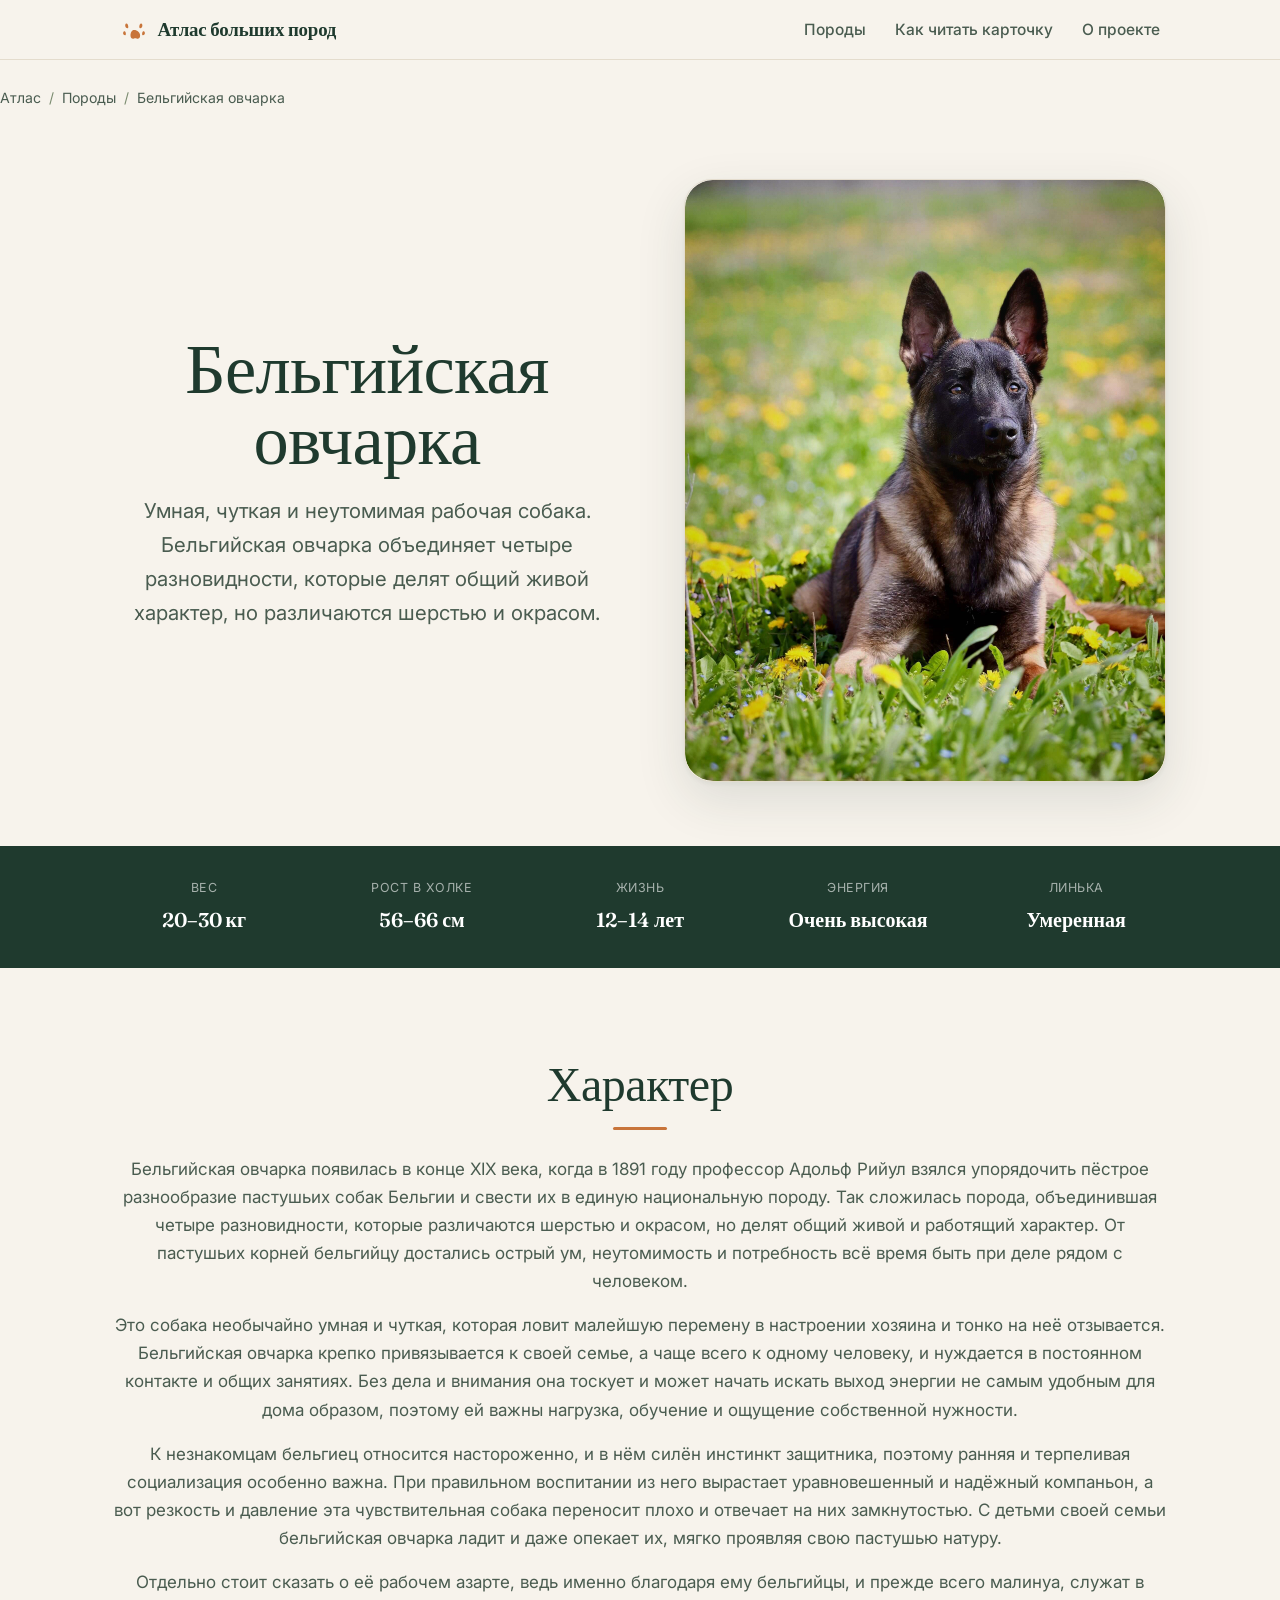
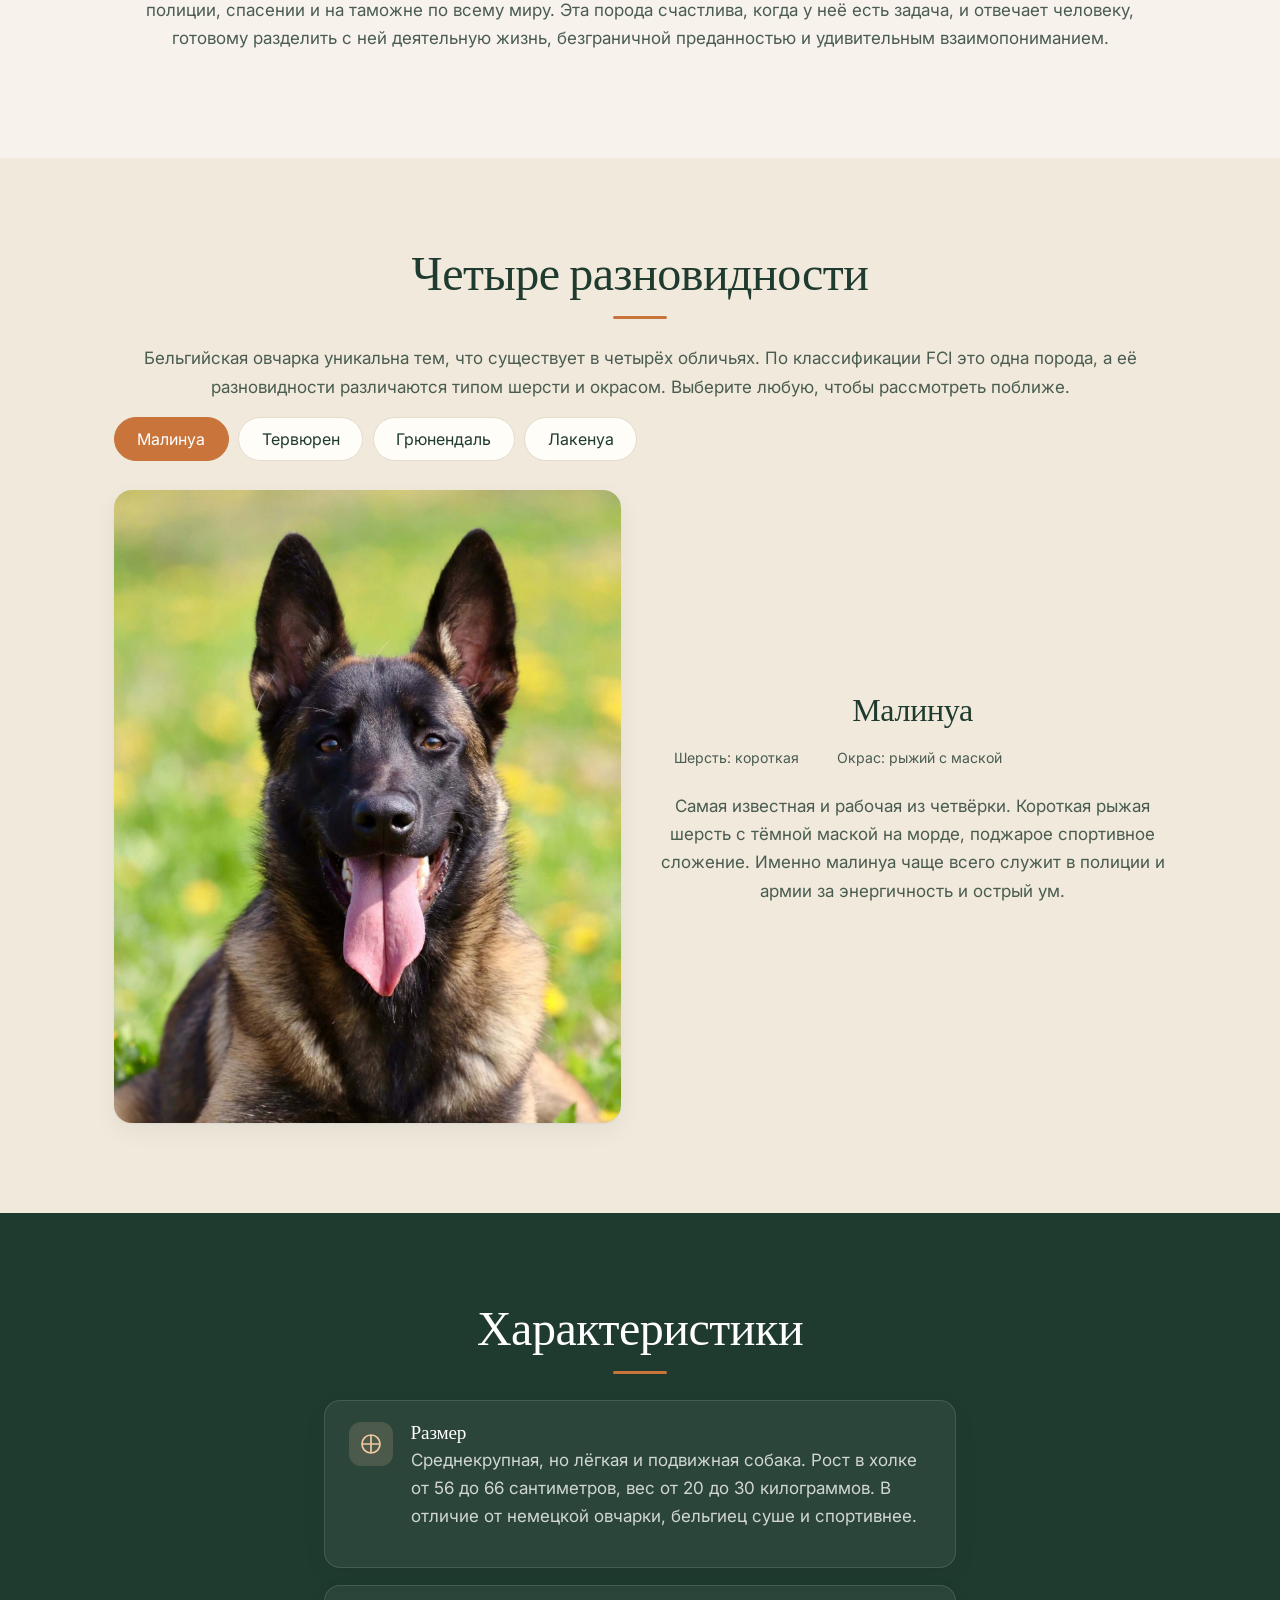
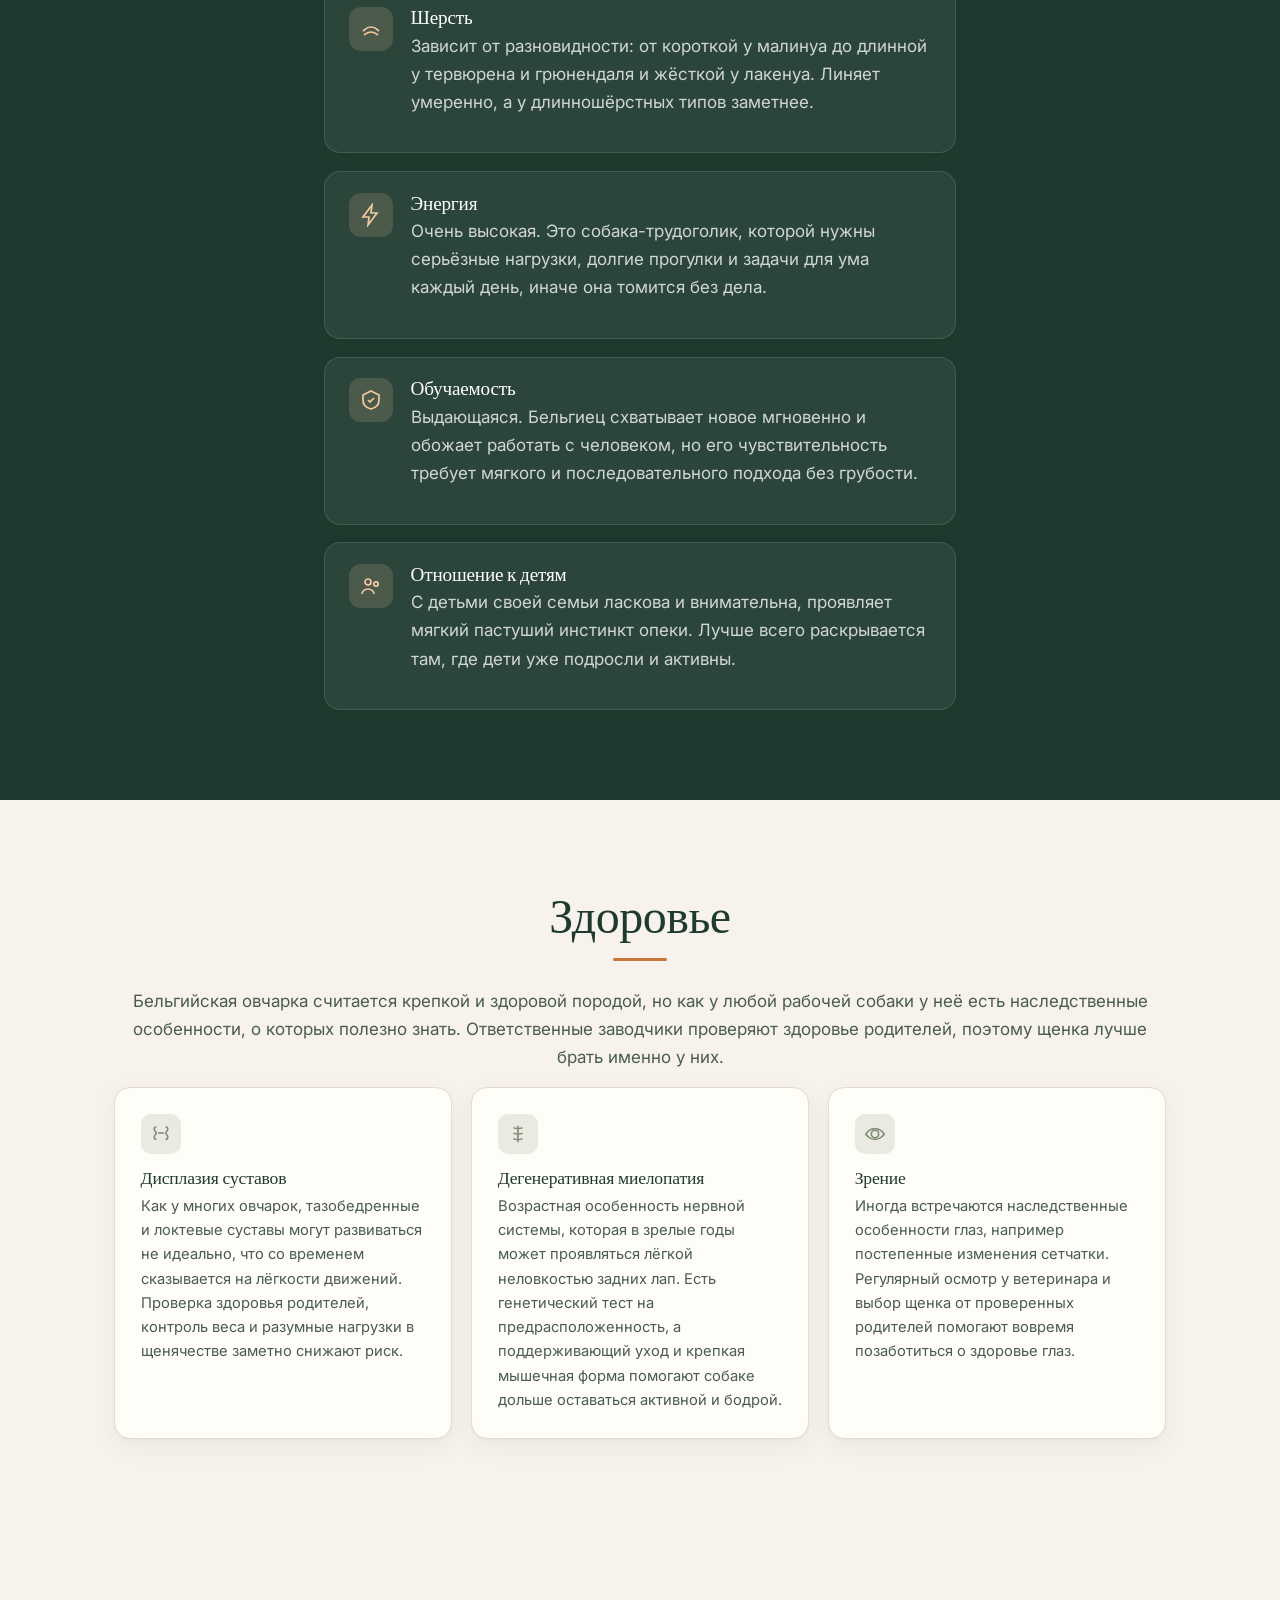
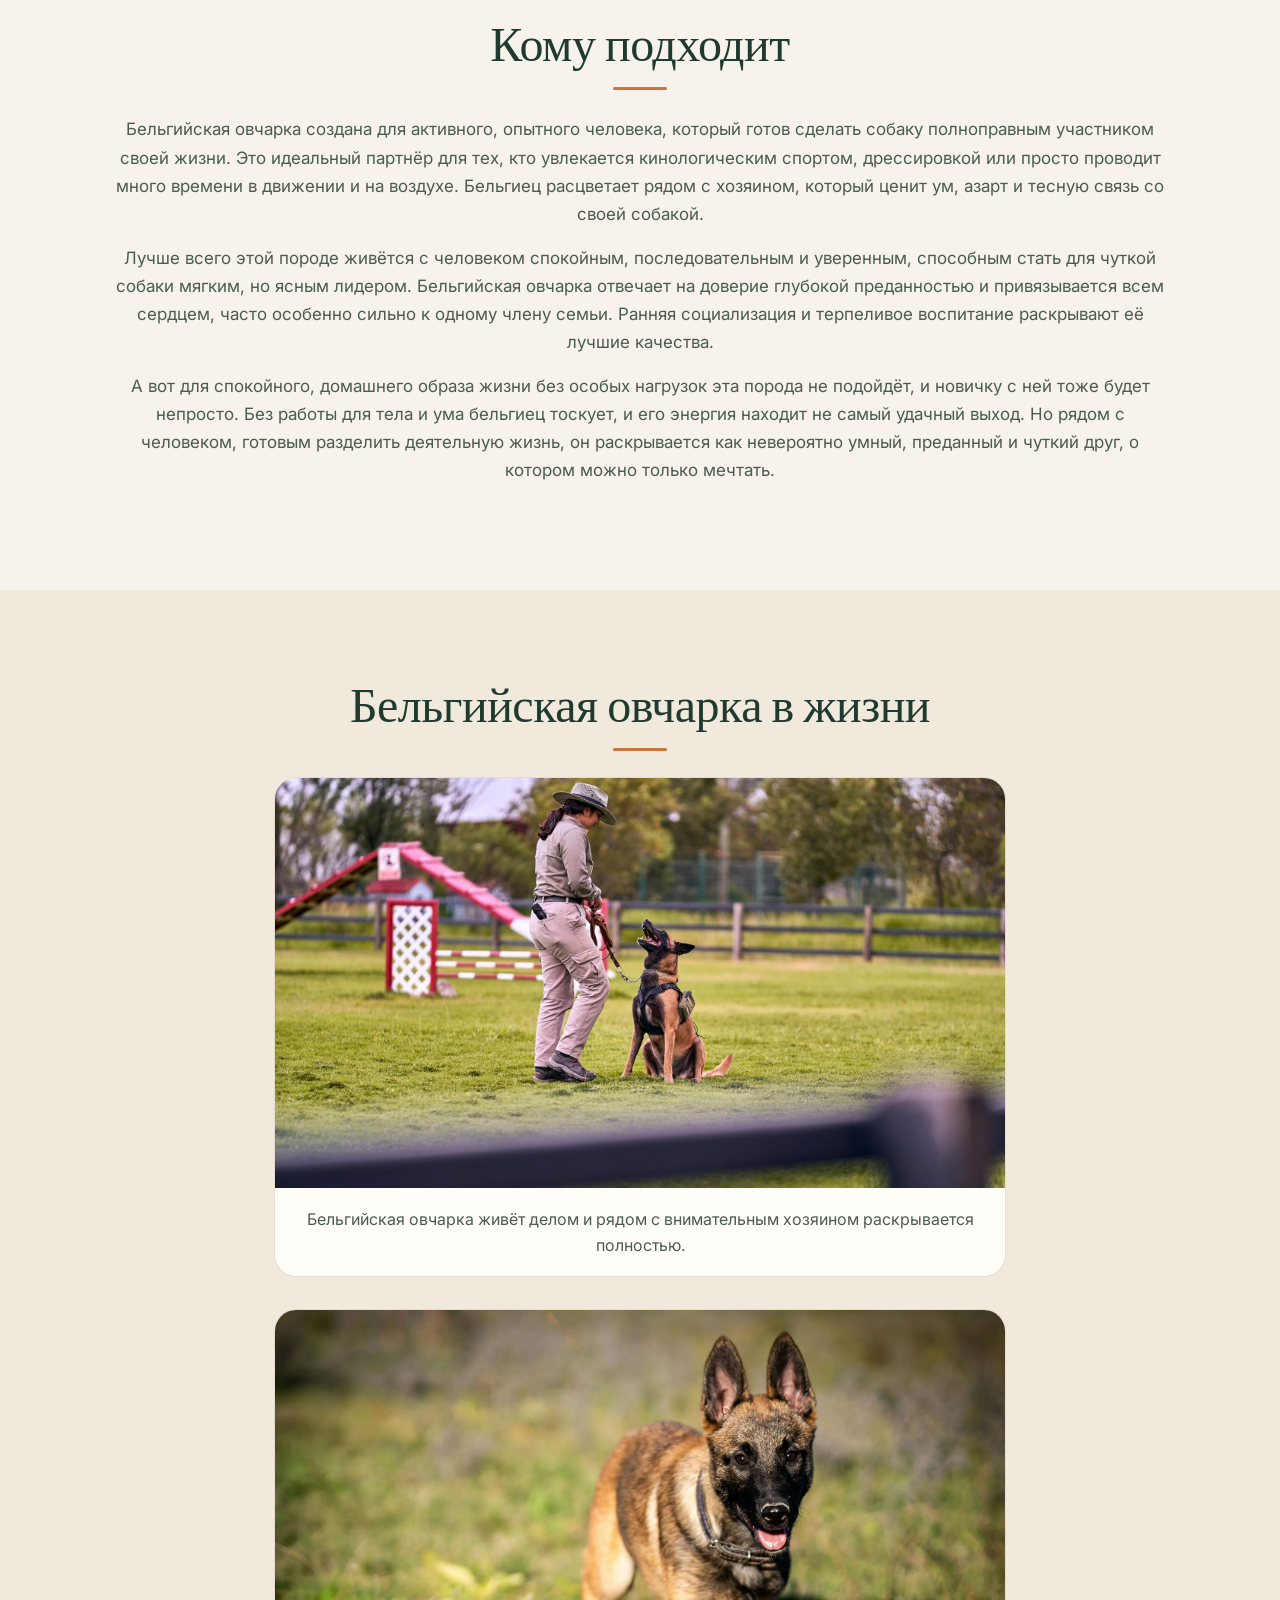
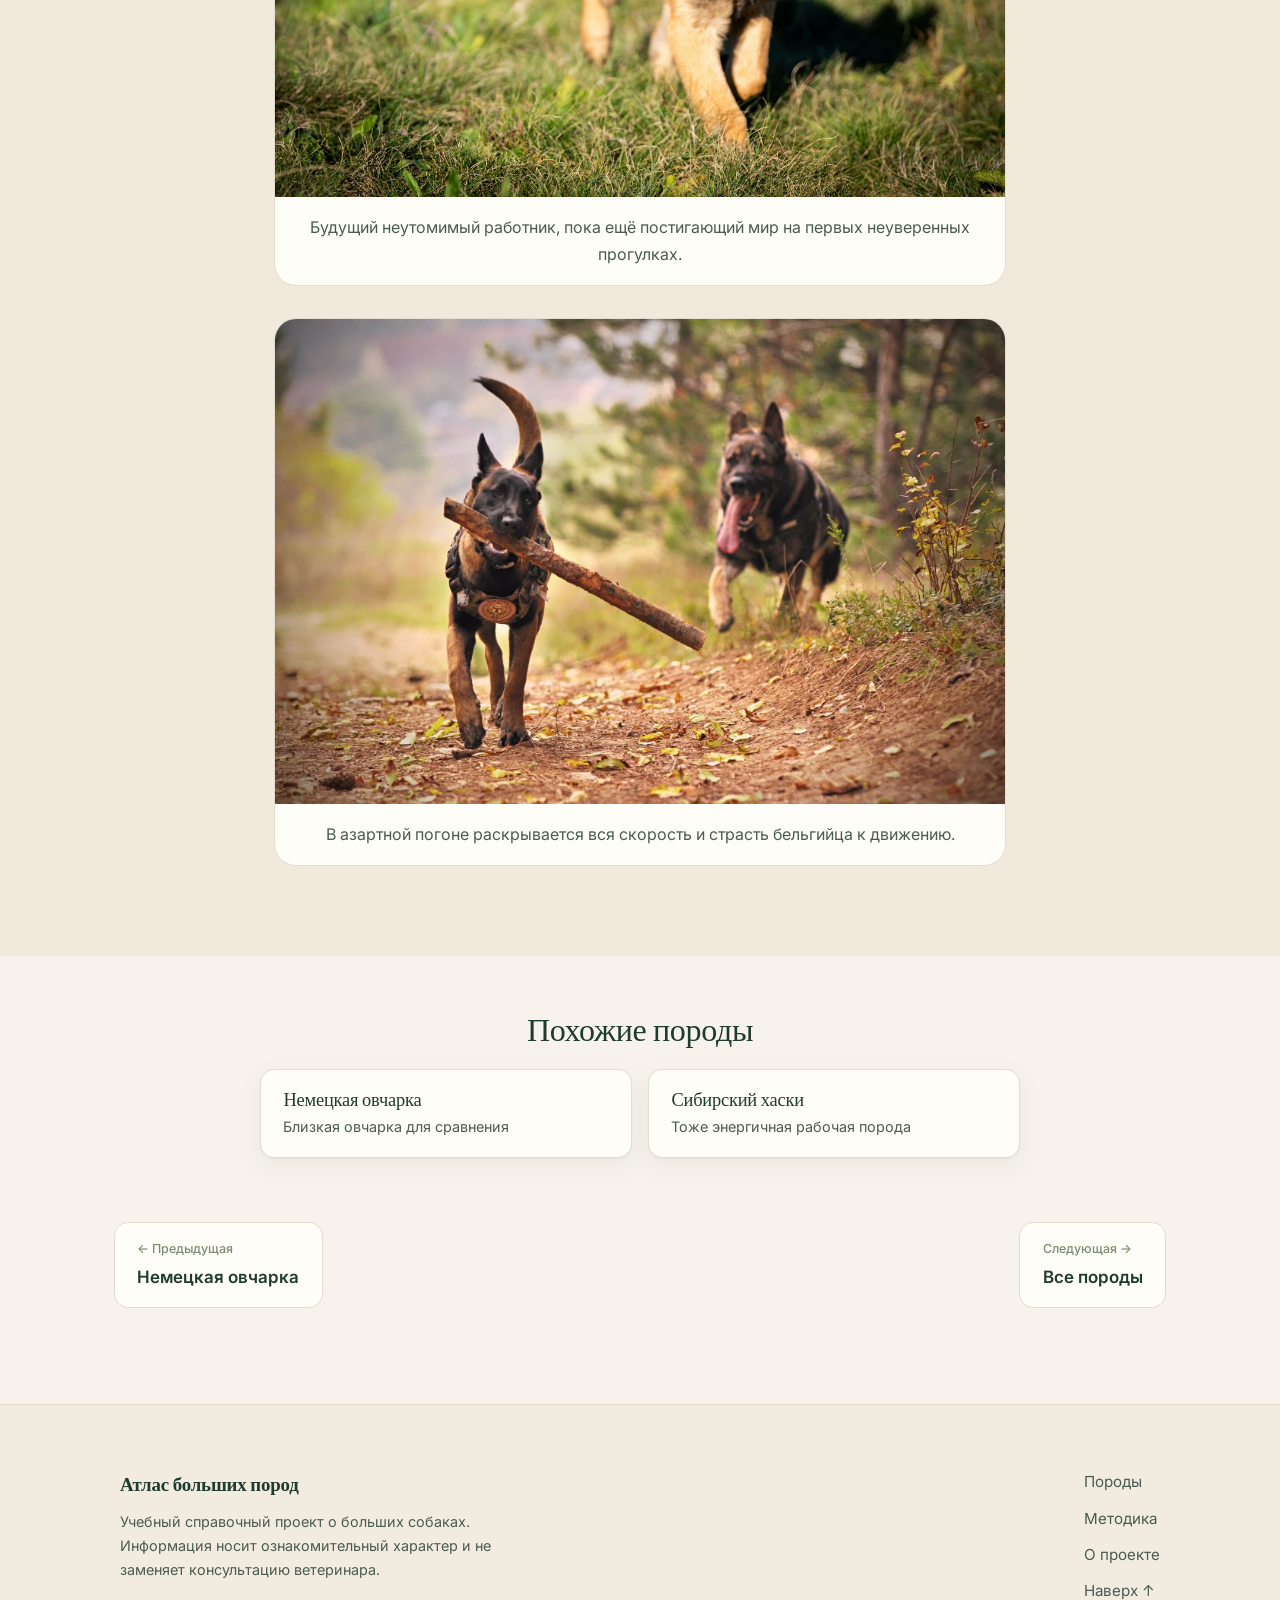
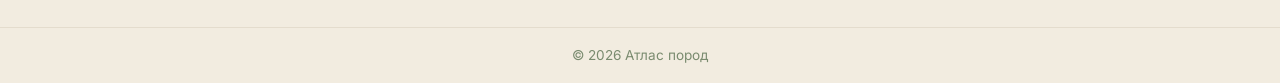
<file: belgian.html>
<!DOCTYPE html>
<html lang="ru">
<head>
<meta charset="UTF-8">
<meta name="viewport" content="width=device-width, initial-scale=1.0">
<link rel="icon" type="image/png" href="images/favicon.png">
<link rel="apple-touch-icon" href="images/apple-touch-icon.png">
<meta property="og:image" content="https://bigdogatlas.com/images/og-image.jpg">
<meta property="og:url" content="https://bigdogatlas.com/">
<meta name="twitter:card" content="summary_large_image">
<title>Бельгийская овчарка — Атлас больших пород собак</title>
<meta name="description" content="Карточка бельгийской овчарки: четыре разновидности (малинуа, тервюрен, грюнендаль, лакенуа), характер, здоровье и уход за умной рабочей породой.">

<meta property="og:title" content="Бельгийская овчарка — четыре разновидности">
<meta property="og:description" content="Малинуа, тервюрен, грюнендаль и лакенуа: характер, здоровье и облик бельгийской овчарки.">
<meta property="og:type" content="article">

<script type="application/ld+json">
{
  "@context":"https://schema.org",
  "@type":"Article",
  "headline":"Бельгийская овчарка — характер, разновидности, здоровье",
  "about":"Бельгийская овчарка",
  "inLanguage":"ru",
  "description":"Четыре разновидности бельгийской овчарки, характер, здоровье и уход."
}
</script>
<script type="application/ld+json">
{
  "@context":"https://schema.org",
  "@type":"FAQPage",
  "mainEntity":[
    {"@type":"Question","name":"Сколько разновидностей у бельгийской овчарки?","acceptedAnswer":{"@type":"Answer","text":"Четыре: малинуа (короткошёрстный), тервюрен (длинношёрстный палевый), грюнендаль (длинношёрстный чёрный) и лакенуа (жесткошёрстный). По классификации FCI это одна порода."}},
    {"@type":"Question","name":"Малинуа и бельгийская овчарка — это одно и то же?","acceptedAnswer":{"@type":"Answer","text":"Малинуа — это короткошёрстная разновидность бельгийской овчарки, а не отдельная порода (по классификации FCI)."}},
    {"@type":"Question","name":"Сколько весит бельгийская овчарка?","acceptedAnswer":{"@type":"Answer","text":"Взрослая бельгийская овчарка весит примерно 20–30 кг при росте в холке 56–66 см."}}
  ]
}
</script>

<link rel="preconnect" href="https://fonts.googleapis.com">
<link rel="preconnect" href="https://fonts.gstatic.com" crossorigin>
<link href="https://fonts.googleapis.com/css2?family=Fraunces:ital,opsz,wght@0,9..144,400;0,9..144,500;0,9..144,600;1,9..144,400&family=Inter:wght@400;500;600&display=swap" rel="stylesheet">
<link rel="stylesheet" href="styles.css">
<link rel="stylesheet" href="breed.css">
<style>
/* ===== Блок «Четыре разновидности» ===== */
.variety-tabs{display:flex;flex-wrap:wrap;gap:.6rem;margin-bottom:1.8rem}
.variety-tab{
  padding:.7rem 1.4rem;border:1px solid var(--line);border-radius:999px;
  background:var(--bg-card);font-family:inherit;font-size:1rem;color:var(--ink);
  cursor:pointer;transition:background .2s var(--ease),border-color .2s var(--ease),color .2s var(--ease);
}
.variety-tab:hover{border-color:var(--accent)}
.variety-tab[aria-selected="true"]{background:var(--accent);border-color:var(--accent);color:#fff}
.variety-panel{display:grid;grid-template-columns:1fr 1fr;gap:clamp(1.5rem,3vw,2.5rem);align-items:center}
.variety-photo{border-radius:18px;overflow:hidden;box-shadow:var(--shadow);aspect-ratio:4/5}
.variety-photo img{width:100%;height:100%;object-fit:cover;display:block}
.variety-info h3{font-family:'Fraunces',serif;font-size:clamp(1.5rem,2.5vw,2rem);margin-bottom:.8rem}
.variety-meta{display:flex;flex-wrap:wrap;gap:.6rem;margin-bottom:1.1rem}
.variety-meta span{
  background:var(--bg-soft,#F0E9DC);color:var(--ink-soft);
  padding:.35rem .9rem;border-radius:999px;font-size:.88rem;
}
.variety-info p{color:var(--ink-soft);line-height:1.65}
.variety-panel.is-switching{opacity:0;transition:opacity .15s ease}
@media (max-width:700px){
  .variety-panel{grid-template-columns:1fr}
}
</style>
<style>
/* Блок «Похожие породы» */
.related-breeds{max-width:var(--content,1180px);margin:0 auto;padding:clamp(2rem,5vw,3.5rem) var(--edge,clamp(20px,5vw,72px)) 0}
.related-breeds h2{font-family:'Fraunces',serif;font-size:clamp(1.5rem,3vw,2rem);margin-bottom:1.4rem;text-align:center}
.related-grid{display:grid;grid-template-columns:1fr 1fr;gap:1rem;max-width:760px;margin-inline:auto}
.related-card{display:block;background:var(--bg-card);border:1px solid var(--line);border-radius:14px;padding:1.2rem 1.4rem;box-shadow:var(--shadow);transition:transform .25s var(--ease),box-shadow .25s var(--ease),border-color .25s var(--ease)}
.related-card:hover{transform:translateY(-4px);box-shadow:var(--shadow-lg);border-color:var(--accent)}
.related-card h3{font-family:'Fraunces',serif;font-size:1.15rem;margin-bottom:.3rem;color:var(--ink)}
.related-card p{font-size:.9rem;color:var(--ink-soft);margin:0}
@media (max-width:600px){.related-grid{grid-template-columns:1fr}}
</style>
</head>
<body>

<a class="skip-link" href="#main">К содержанию</a>

<header class="site-header" id="top">
  <nav class="nav" aria-label="Основная навигация">
    <a class="brand" href="index.html">
      <span class="brand-mark" aria-hidden="true">
        <svg viewBox="0 0 32 32" width="28" height="28" fill="none"><path d="M9 14c-2.2 0-3.5-2-3-4 .4-1.6 2-2 3 0 .8 1.6.5 4 0 4zm14 0c-1 0-1.3-2.4-.5-4 1-2 2.6-1.6 3-0 .5 2-0.8 4-2.5 4zM6 22c-2 0-3-2-2.2-3.7.7-1.5 2.2-1 2.7.6.4 1.4.3 3.1-.5 3.1zm20 0c-.8 0-.9-1.7-.5-3.1.5-1.6 2-2.1 2.7-.6C29 20 28 22 26 22zM16 16c4 0 7 3 7 6.5 0 2.8-2.2 4-4 3.2-1.2-.5-2-.5-3 0-1.8.8-4-.4-4-3.2C12 19 13.5 16 16 16z" fill="currentColor"/></svg>
      </span>
      <span class="brand-text">Атлас&nbsp;больших&nbsp;пород</span>
    </a>
    <button class="nav-toggle" aria-expanded="false" aria-controls="nav-links" aria-label="Открыть меню"><span></span><span></span><span></span></button>
    <ul class="nav-links" id="nav-links">
      <li><a href="breeds.html">Породы</a></li>
      <li><a href="index.html#how">Как читать карточку</a></li>
      <li><a href="index.html#about">О проекте</a></li>
    </ul>
  </nav>
</header>

<main id="main" class="breed-page breed-centered breed-premium">

  <nav class="crumbs" aria-label="Хлебные крошки">
    <a href="index.html">Атлас</a><span>/</span><a href="breeds.html">Породы</a><span>/</span> Бельгийская овчарка
  </nav>

  <section class="breed-hero">
    <div class="breed-hero-text">
      <h1>Бельгийская овчарка</h1>
      <p class="lead">Умная, чуткая и неутомимая рабочая собака. Бельгийская овчарка объединяет четыре разновидности, которые делят общий живой характер, но различаются шерстью и окрасом.</p>
    </div>
    <div class="breed-portrait">
      <img src="images/belgian-hero.jpg" alt="Бельгийская овчарка грюнендаль" loading="eager">
    </div>
  </section>

  <div class="facts-band">
    <dl class="facts">
      <div><dt>Вес</dt><dd>20–30 кг</dd></div>
      <div><dt>Рост в холке</dt><dd>56–66 см</dd></div>
      <div><dt>Жизнь</dt><dd>12–14 лет</dd></div>
      <div><dt>Энергия</dt><dd>Очень высокая</dd></div>
      <div><dt>Линька</dt><dd>Умеренная</dd></div>
    </dl>
  </div>

  <!-- Характер -->
  <section class="breed-section sec-cream" data-reveal>
    <h2>Характер</h2>
    <p>Бельгийская овчарка появилась в конце XIX века, когда в 1891 году профессор Адольф Рийул взялся упорядочить пёстрое разнообразие пастушьих собак Бельгии и свести их в единую национальную породу. Так сложилась порода, объединившая четыре разновидности, которые различаются шерстью и окрасом, но делят общий живой и работящий характер. От пастушьих корней бельгийцу достались острый ум, неутомимость и потребность всё время быть при деле рядом с человеком.</p>
    <p>Это собака необычайно умная и чуткая, которая ловит малейшую перемену в настроении хозяина и тонко на неё отзывается. Бельгийская овчарка крепко привязывается к своей семье, а чаще всего к одному человеку, и нуждается в постоянном контакте и общих занятиях. Без дела и внимания она тоскует и может начать искать выход энергии не самым удобным для дома образом, поэтому ей важны нагрузка, обучение и ощущение собственной нужности.</p>
    <p>К незнакомцам бельгиец относится настороженно, и в нём силён инстинкт защитника, поэтому ранняя и терпеливая социализация особенно важна. При правильном воспитании из него вырастает уравновешенный и надёжный компаньон, а вот резкость и давление эта чувствительная собака переносит плохо и отвечает на них замкнутостью. С детьми своей семьи бельгийская овчарка ладит и даже опекает их, мягко проявляя свою пастушью натуру.</p>
    <p>Отдельно стоит сказать о её рабочем азарте, ведь именно благодаря ему бельгийцы, и прежде всего малинуа, служат в полиции, спасении и на таможне по всему миру. Эта порода счастлива, когда у неё есть задача, и отвечает человеку, готовому разделить с ней деятельную жизнь, безграничной преданностью и удивительным взаимопониманием.</p>
  </section>

  <!-- ЧЕТЫРЕ РАЗНОВИДНОСТИ -->
  <section class="breed-section sec-card" data-reveal>
    <h2>Четыре разновидности</h2>
    <p>Бельгийская овчарка уникальна тем, что существует в четырёх обличьях. По классификации FCI это одна порода, а её разновидности различаются типом шерсти и окрасом. Выберите любую, чтобы рассмотреть поближе.</p>

    <div class="variety-tabs" role="tablist" aria-label="Разновидности бельгийской овчарки">
      <button class="variety-tab" role="tab" aria-selected="true"  data-variety="malinois">Малинуа</button>
      <button class="variety-tab" role="tab" aria-selected="false" data-variety="tervuren">Тервюрен</button>
      <button class="variety-tab" role="tab" aria-selected="false" data-variety="groenendael">Грюнендаль</button>
      <button class="variety-tab" role="tab" aria-selected="false" data-variety="laekenois">Лакенуа</button>
    </div>

    <div class="variety-panel" id="variety-panel">
      <div class="variety-photo"><img id="variety-img" src="images/belgian-malinois.jpg" alt="Бельгийская овчарка малинуа"></div>
      <div class="variety-info">
        <h3 id="variety-title">Малинуа</h3>
        <div class="variety-meta" id="variety-tags"></div>
        <p id="variety-desc"></p>
      </div>
    </div>
  </section>

  <!-- Характеристики -->
  <section class="breed-section sec-dark" data-reveal>
    <h2>Характеристики</h2>
    <div class="spec-list">
      <div class="spec-item"><span class="spec-icon"><svg viewBox="0 0 24 24"><path d="M3 12h18M12 3v18"/><circle cx="12" cy="12" r="9"/></svg></span><div><h3>Размер</h3><p>Среднекрупная, но лёгкая и подвижная собака. Рост в холке от 56 до 66 сантиметров, вес от 20 до 30 килограммов. В отличие от немецкой овчарки, бельгиец суше и спортивнее.</p></div></div>
      <div class="spec-item"><span class="spec-icon"><svg viewBox="0 0 24 24"><path d="M4 14c2-1 3-4 8-4s6 3 8 4M5 18c2-1 3-3 7-3s5 2 7 3"/></svg></span><div><h3>Шерсть</h3><p>Зависит от разновидности: от короткой у малинуа до длинной у тервюрена и грюнендаля и жёсткой у лакенуа. Линяет умеренно, а у длинношёрстных типов заметнее.</p></div></div>
      <div class="spec-item"><span class="spec-icon"><svg viewBox="0 0 24 24"><path d="M13 2L4 14h6l-1 8 9-12h-6z"/></svg></span><div><h3>Энергия</h3><p>Очень высокая. Это собака-трудоголик, которой нужны серьёзные нагрузки, долгие прогулки и задачи для ума каждый день, иначе она томится без дела.</p></div></div>
      <div class="spec-item"><span class="spec-icon"><svg viewBox="0 0 24 24"><path d="M12 3l8 4v5c0 5-3.5 8-8 9-4.5-1-8-4-8-9V7z"/><path d="M9 12l2 2 4-4"/></svg></span><div><h3>Обучаемость</h3><p>Выдающаяся. Бельгиец схватывает новое мгновенно и обожает работать с человеком, но его чувствительность требует мягкого и последовательного подхода без грубости.</p></div></div>
      <div class="spec-item"><span class="spec-icon"><svg viewBox="0 0 24 24"><circle cx="9" cy="8" r="3"/><circle cx="17" cy="10" r="2.2"/><path d="M3 20c0-3 3-5 6-5s6 2 6 5"/></svg></span><div><h3>Отношение к детям</h3><p>С детьми своей семьи ласкова и внимательна, проявляет мягкий пастуший инстинкт опеки. Лучше всего раскрывается там, где дети уже подросли и активны.</p></div></div>
    </div>
  </section>

  <!-- Здоровье -->
  <section class="breed-section sec-cream" data-reveal>
    <h2>Здоровье</h2>
    <p>Бельгийская овчарка считается крепкой и здоровой породой, но как у любой рабочей собаки у неё есть наследственные особенности, о которых полезно знать. Ответственные заводчики проверяют здоровье родителей, поэтому щенка лучше брать именно у них.</p>
    <div class="health-grid">
      <div class="health-card"><span class="health-ico"><svg viewBox="0 0 24 24"><path d="M7 4c-2 0-3 2-2 4l2 3-2 3c-1 2 0 4 2 4M17 4c2 0 3 2 2 4l-2 3 2 3c1 2 0 4-2 4M9 11h6"/></svg></span><h3>Дисплазия суставов</h3><p>Как у многих овчарок, тазобедренные и локтевые суставы могут развиваться не идеально, что со временем сказывается на лёгкости движений. Проверка здоровья родителей, контроль веса и разумные нагрузки в щенячестве заметно снижают риск.</p></div>
      <div class="health-card"><span class="health-ico"><svg viewBox="0 0 24 24"><path d="M12 3v18M12 6c3 0 5-1 5-1M12 6c-3 0-5-1-5-1M12 12c3 0 5-1 5-1M12 12c-3 0-5-1-5-1M12 18c3 0 5-1 5-1M12 18c-3 0-5-1-5-1"/></svg></span><h3>Дегенеративная миелопатия</h3><p>Возрастная особенность нервной системы, которая в зрелые годы может проявляться лёгкой неловкостью задних лап. Есть генетический тест на предрасположенность, а поддерживающий уход и крепкая мышечная форма помогают собаке дольше оставаться активной и бодрой.</p></div>
      <div class="health-card"><span class="health-ico"><svg viewBox="0 0 24 24"><circle cx="12" cy="12" r="4"/><path d="M2 12s3.5-6 10-6 10 6 10 6-3.5 6-10 6-10-6-10-6z"/></svg></span><h3>Зрение</h3><p>Иногда встречаются наследственные особенности глаз, например постепенные изменения сетчатки. Регулярный осмотр у ветеринара и выбор щенка от проверенных родителей помогают вовремя позаботиться о здоровье глаз.</p></div>
    </div>
  </section>

  <!-- Кому подходит -->
  <section class="breed-section sec-cream" data-reveal>
    <h2>Кому подходит</h2>
    <p>Бельгийская овчарка создана для активного, опытного человека, который готов сделать собаку полноправным участником своей жизни. Это идеальный партнёр для тех, кто увлекается кинологическим спортом, дрессировкой или просто проводит много времени в движении и на воздухе. Бельгиец расцветает рядом с хозяином, который ценит ум, азарт и тесную связь со своей собакой.</p>
    <p>Лучше всего этой породе живётся с человеком спокойным, последовательным и уверенным, способным стать для чуткой собаки мягким, но ясным лидером. Бельгийская овчарка отвечает на доверие глубокой преданностью и привязывается всем сердцем, часто особенно сильно к одному члену семьи. Ранняя социализация и терпеливое воспитание раскрывают её лучшие качества.</p>
    <p>А вот для спокойного, домашнего образа жизни без особых нагрузок эта порода не подойдёт, и новичку с ней тоже будет непросто. Без работы для тела и ума бельгиец тоскует, и его энергия находит не самый удачный выход. Но рядом с человеком, готовым разделить деятельную жизнь, он раскрывается как невероятно умный, преданный и чуткий друг, о котором можно только мечтать.</p>
  </section>

  <!-- Галерея -->
  <section class="breed-section sec-card" data-reveal>
    <h2>Бельгийская овчарка в жизни</h2>
    <div class="gallery gallery-vertical">
      <figure><img src="images/belgian-life-1.jpg" alt="Бельгийская овчарка на дрессировке с человеком" loading="lazy"><figcaption>Бельгийская овчарка живёт делом и рядом с внимательным хозяином раскрывается полностью.</figcaption></figure>
      <figure><img src="images/belgian-life-2.jpg" alt="Щенок бельгийской овчарки" loading="lazy"><figcaption>Будущий неутомимый работник, пока ещё постигающий мир на первых неуверенных прогулках.</figcaption></figure>
      <figure><img src="images/belgian-life-3.jpg" alt="Бельгийская овчарка бежит с палкой" loading="lazy"><figcaption>В азартной погоне раскрывается вся скорость и страсть бельгийца к движению.</figcaption></figure>
    </div>
  </section>

  <section class="related-breeds" aria-label="Похожие породы">
    <h2>Похожие породы</h2>
    <div class="related-grid"><a class="related-card" href="shepherd.html"><h3>Немецкая овчарка</h3><p>Близкая овчарка для сравнения</p></a><a class="related-card" href="husky.html"><h3>Сибирский хаски</h3><p>Тоже энергичная рабочая порода</p></a></div>
  </section>

  <nav class="breed-nav" aria-label="Другие породы">
    <a href="shepherd.html"><small>← Предыдущая</small>Немецкая овчарка</a>
    <a href="index.html#breeds"><small>Следующая →</small>Все породы</a>
  </nav>

</main>

<footer class="site-footer">
  <div class="footer-inner">
    <div>
      <span class="brand-text">Атлас&nbsp;больших&nbsp;пород</span>
      <p class="footer-note">Учебный справочный проект о больших собаках. Информация носит ознакомительный характер и не заменяет консультацию ветеринара.</p>
    </div>
    <nav aria-label="Подвал">
      <a href="breeds.html">Породы</a>
      <a href="index.html#how">Методика</a>
      <a href="index.html#about">О проекте</a>
      <a href="#top">Наверх ↑</a>
    </nav>
  </div>
  <p class="footer-copy">© 2026 Атлас пород</p>
</footer>

<script src="script.js"></script>
<script>
/* ===== Переключатель разновидностей ===== */
(function(){
  const data = {
    malinois:{
      title:'Малинуа',
      img:'images/belgian-malinois.jpg',
      alt:'Бельгийская овчарка малинуа',
      tags:['Шерсть: короткая','Окрас: рыжий с маской'],
      desc:'Самая известная и рабочая из четвёрки. Короткая рыжая шерсть с тёмной маской на морде, поджарое спортивное сложение. Именно малинуа чаще всего служит в полиции и армии за энергичность и острый ум.'
    },
    tervuren:{
      title:'Тервюрен',
      img:'images/belgian-tervuren.jpg',
      alt:'Бельгийская овчарка тервюрен',
      tags:['Шерсть: длинная','Окрас: палевый с налётом'],
      desc:'Длинношёрстный красавец с пышным «воротником» и очёсами. Основной окрас палевый, где кончики волос будто присыпаны углём. Редко встречается и серый вариант окраса. Темперамент живой и впечатлительный.'
    },
    groenendael:{
      title:'Грюнендаль',
      img:'images/belgian-groenendael.jpg',
      alt:'Бельгийская овчарка грюнендаль',
      tags:['Шерсть: длинная','Окрас: сплошной чёрный'],
      desc:'Та же длинная роскошная шерсть, что у тервюрена, но угольно-чёрная без единого пятна. Самый эффектный и нарядный из бельгийцев, элегантный и внимательный.'
    },
    laekenois:{
      title:'Лакенуа',
      img:'images/belgian-laekenois.jpg',
      alt:'Бельгийская овчарка лакенуа',
      tags:['Шерсть: жёсткая','Окрас: рыжеватый'],
      desc:'Самая редкая разновидность. Жёсткая, грубая, чуть взъерошенная шерсть придаёт лакенуа простоватый «деревенский» вид. Рыжеватый окрас с лёгким затемнением на морде и хвосте.'
    }
  };

  const tabs  = document.querySelectorAll('.variety-tab');
  const panel = document.getElementById('variety-panel');
  const img   = document.getElementById('variety-img');
  const title = document.getElementById('variety-title');
  const tagsW = document.getElementById('variety-tags');
  const desc  = document.getElementById('variety-desc');
  if(!tabs.length || !panel) return;

  function render(key){
    const v = data[key];
    if(!v) return;
    img.src = v.img;
    img.alt = v.alt;
    title.textContent = v.title;
    tagsW.innerHTML = v.tags.map(t => '<span>' + t + '</span>').join('');
    desc.textContent = v.desc;
  }

  tabs.forEach(tab => {
    tab.addEventListener('click', () => {
      tabs.forEach(t => t.setAttribute('aria-selected', String(t === tab)));
      panel.classList.add('is-switching');
      setTimeout(() => {
        render(tab.dataset.variety);
        panel.classList.remove('is-switching');
      }, 150);
    });
  });

  // стартовое состояние
  render('malinois');
})();
</script>
</body>
</html>
</file>
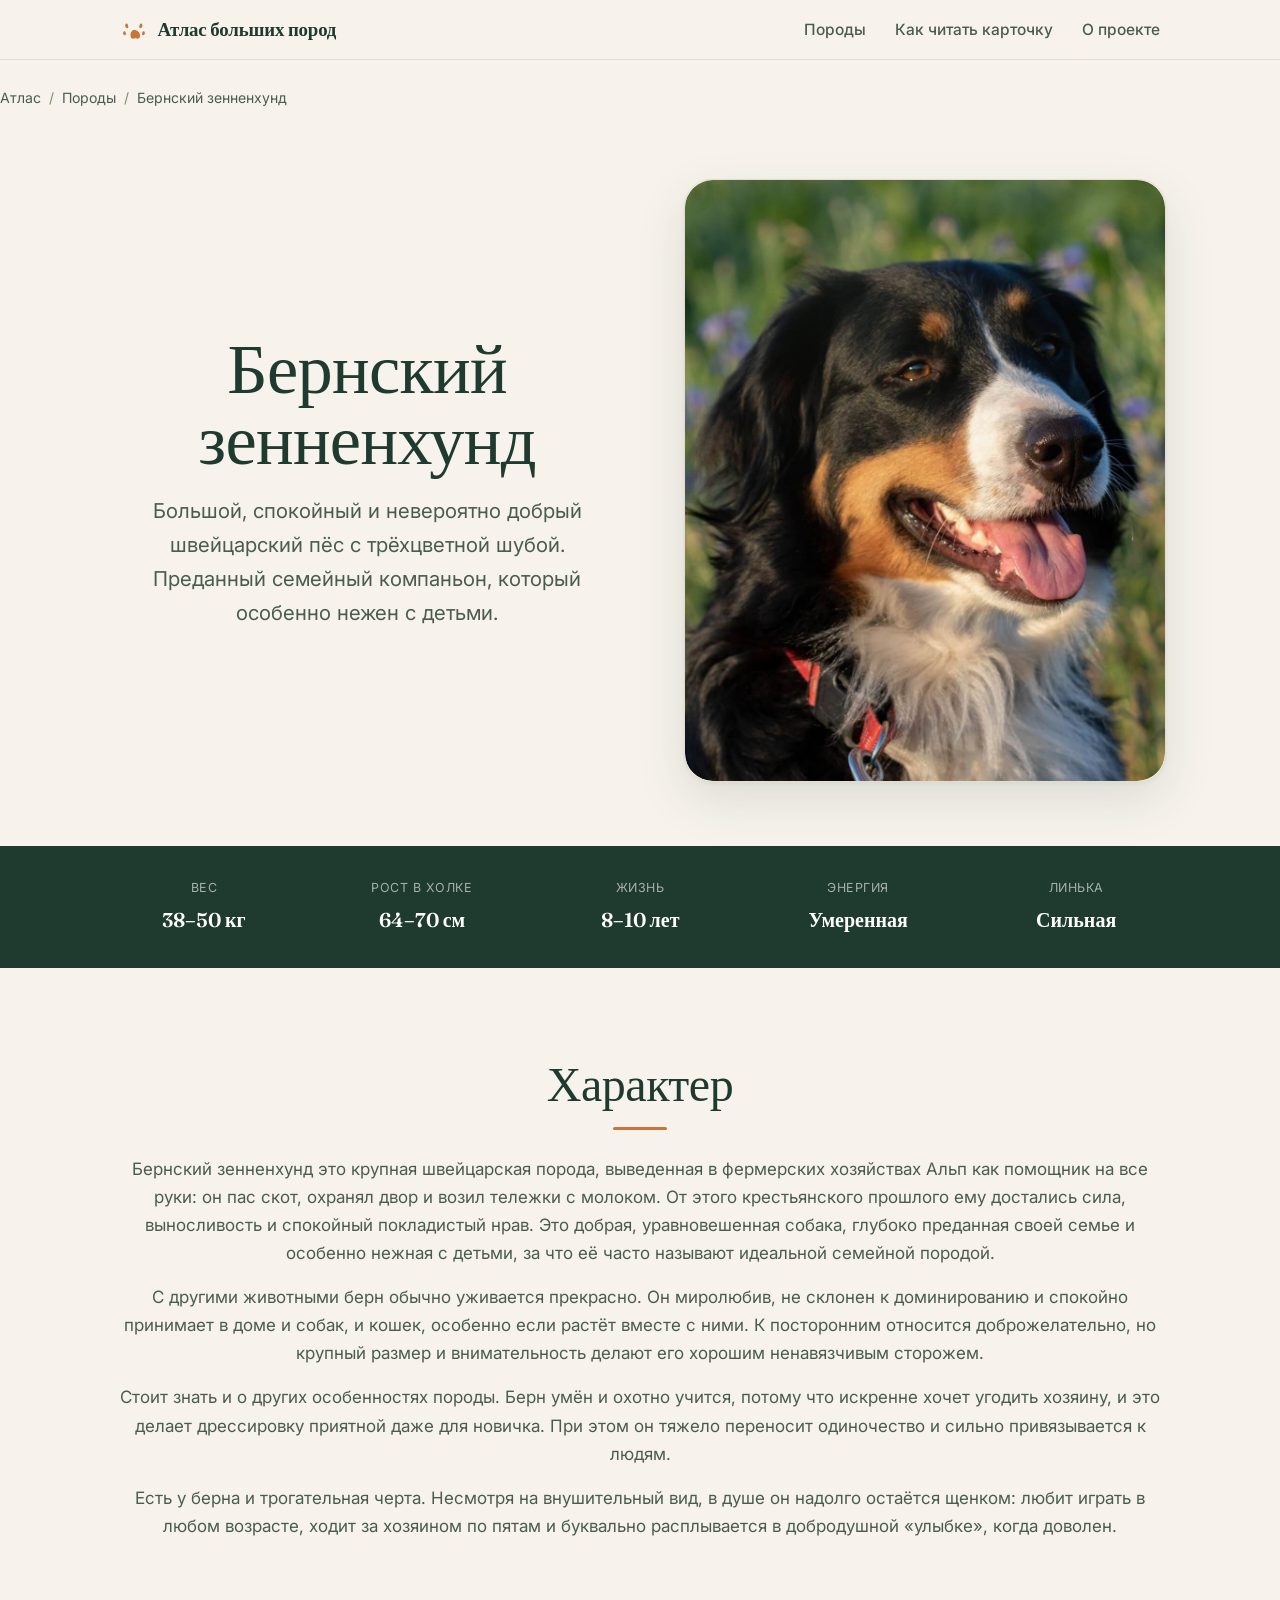
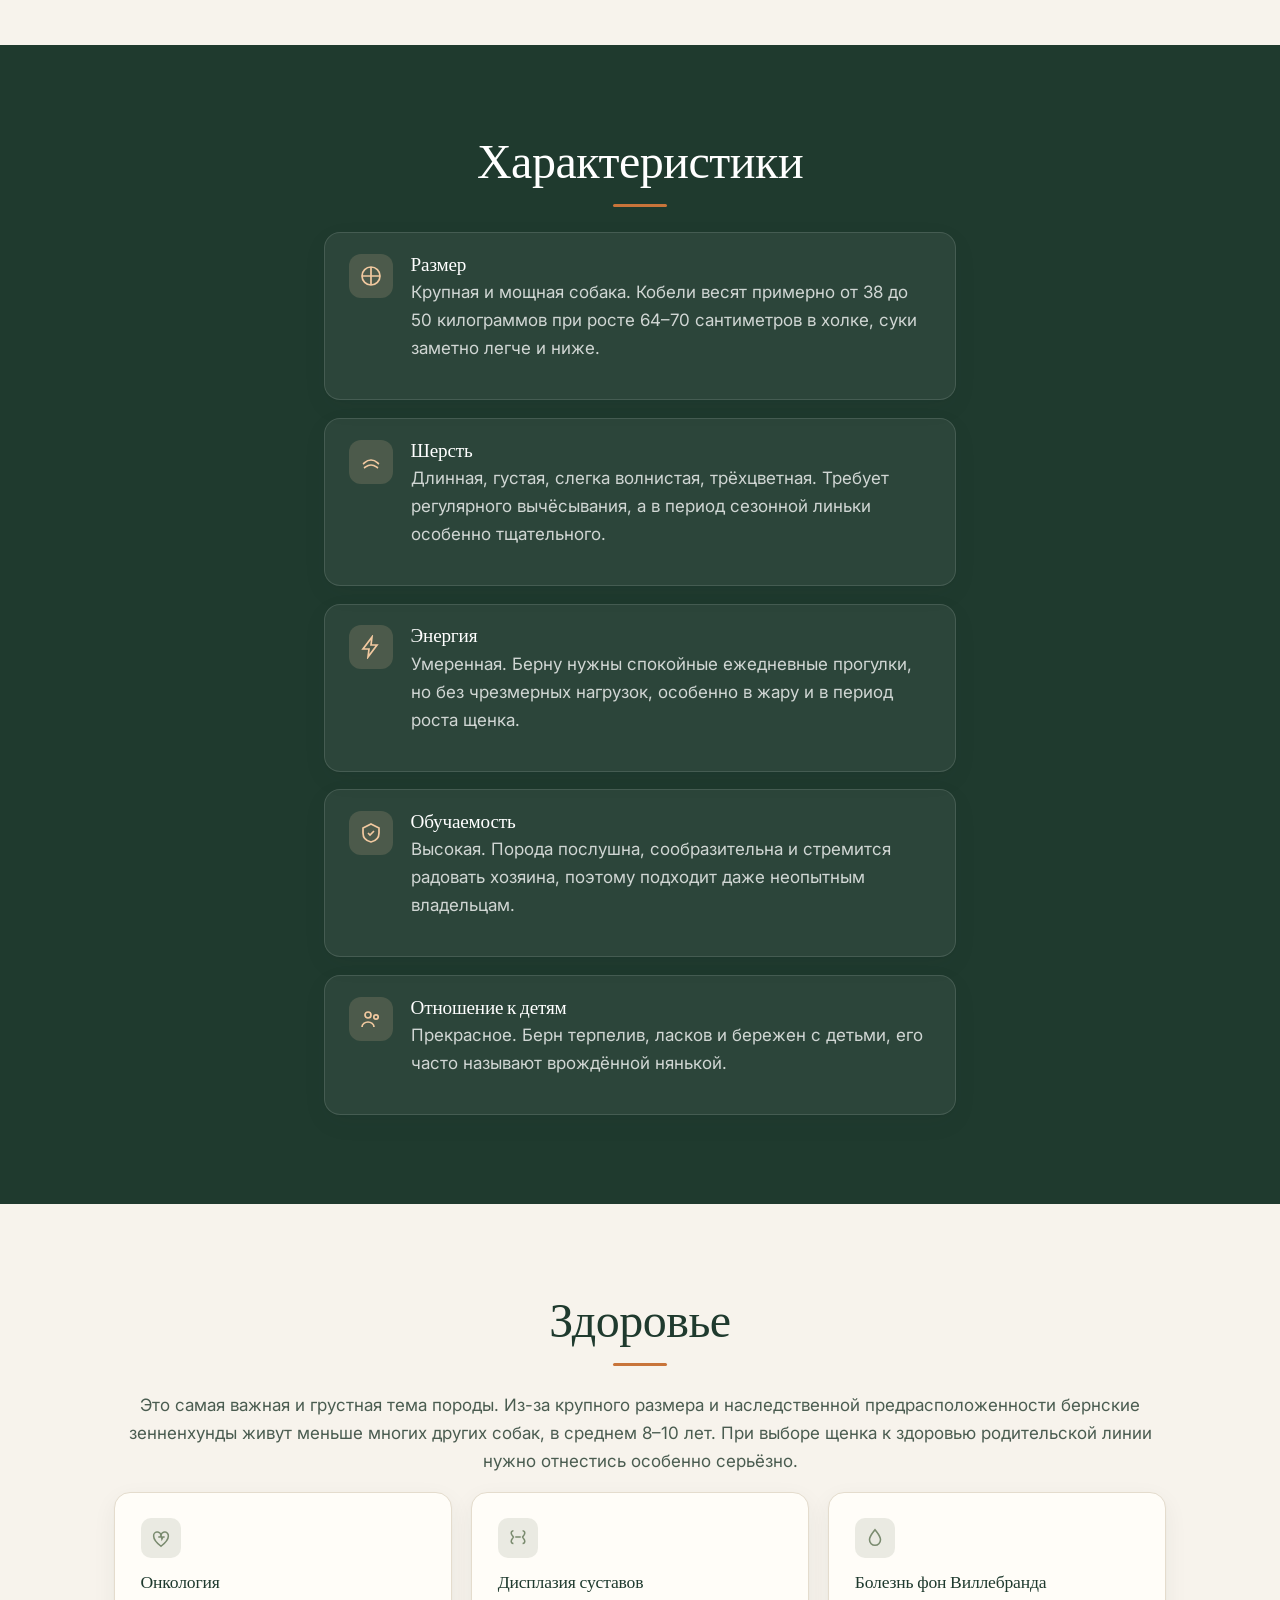
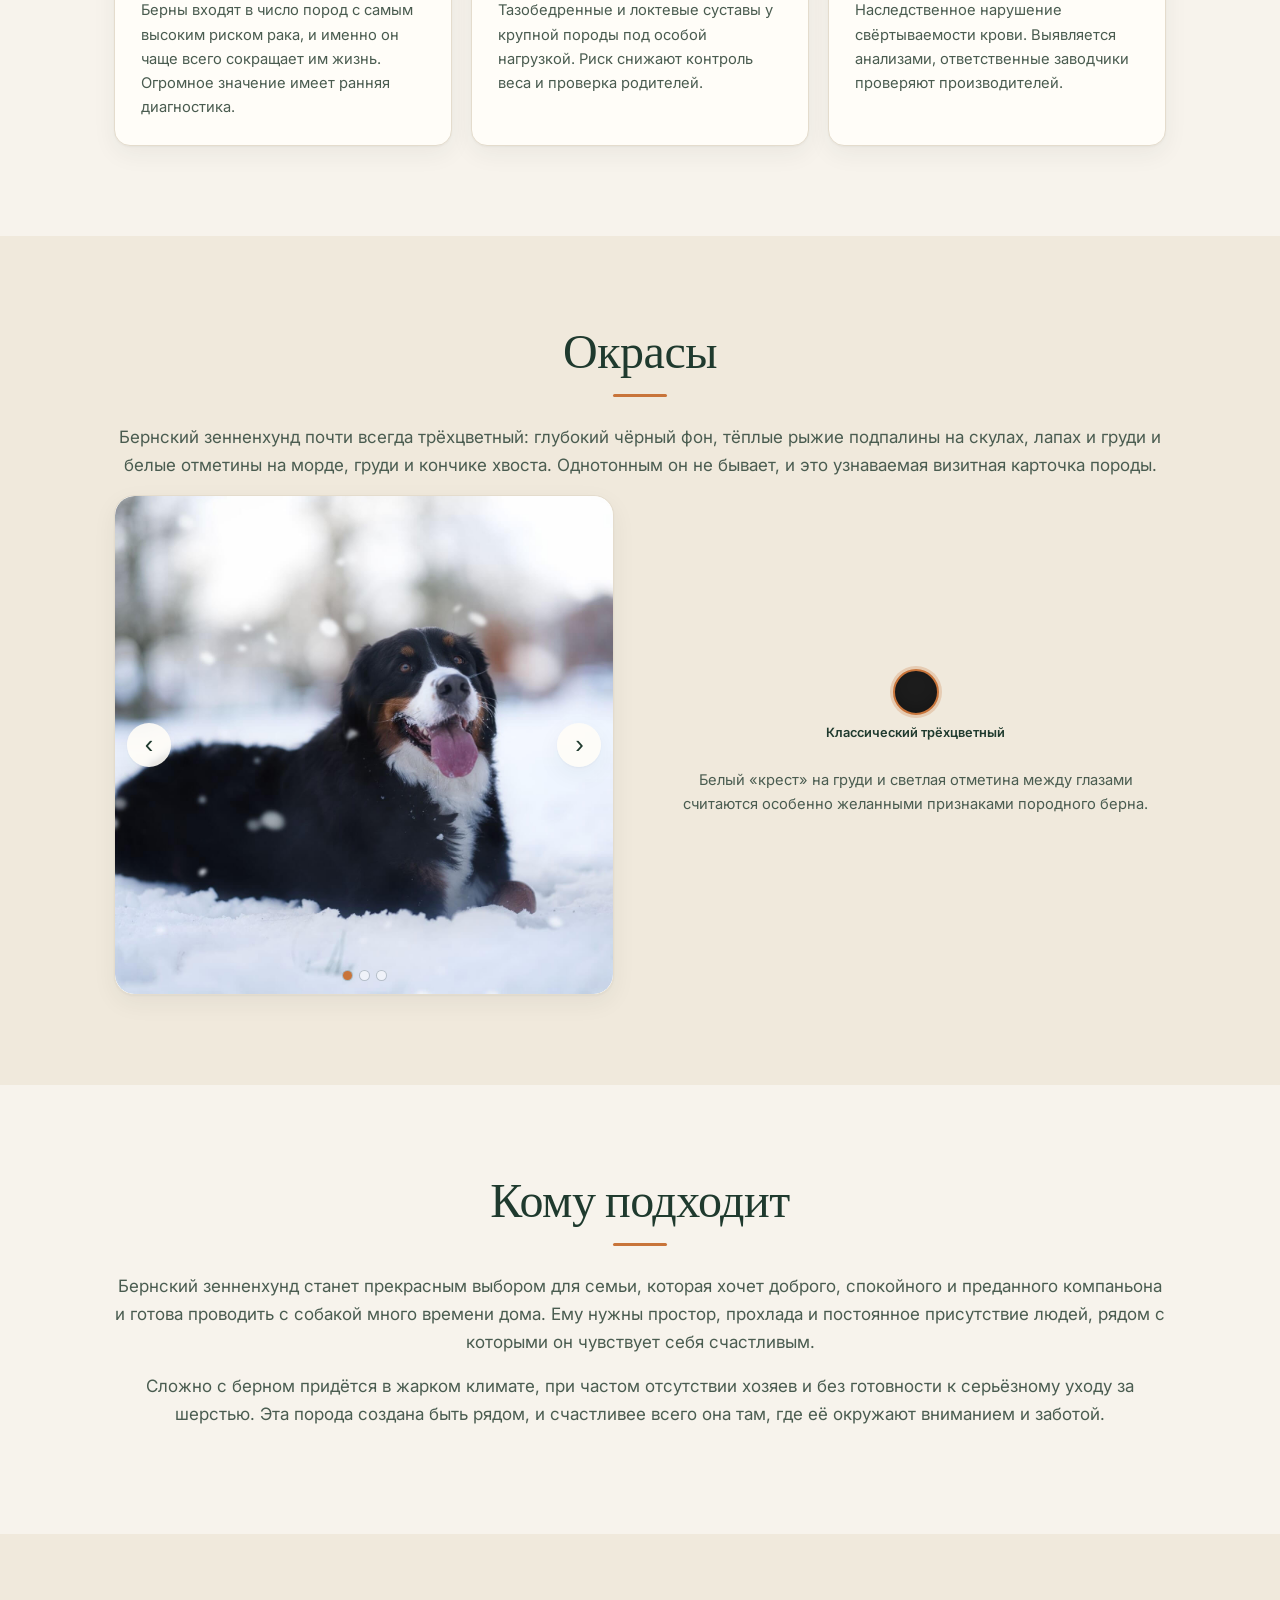
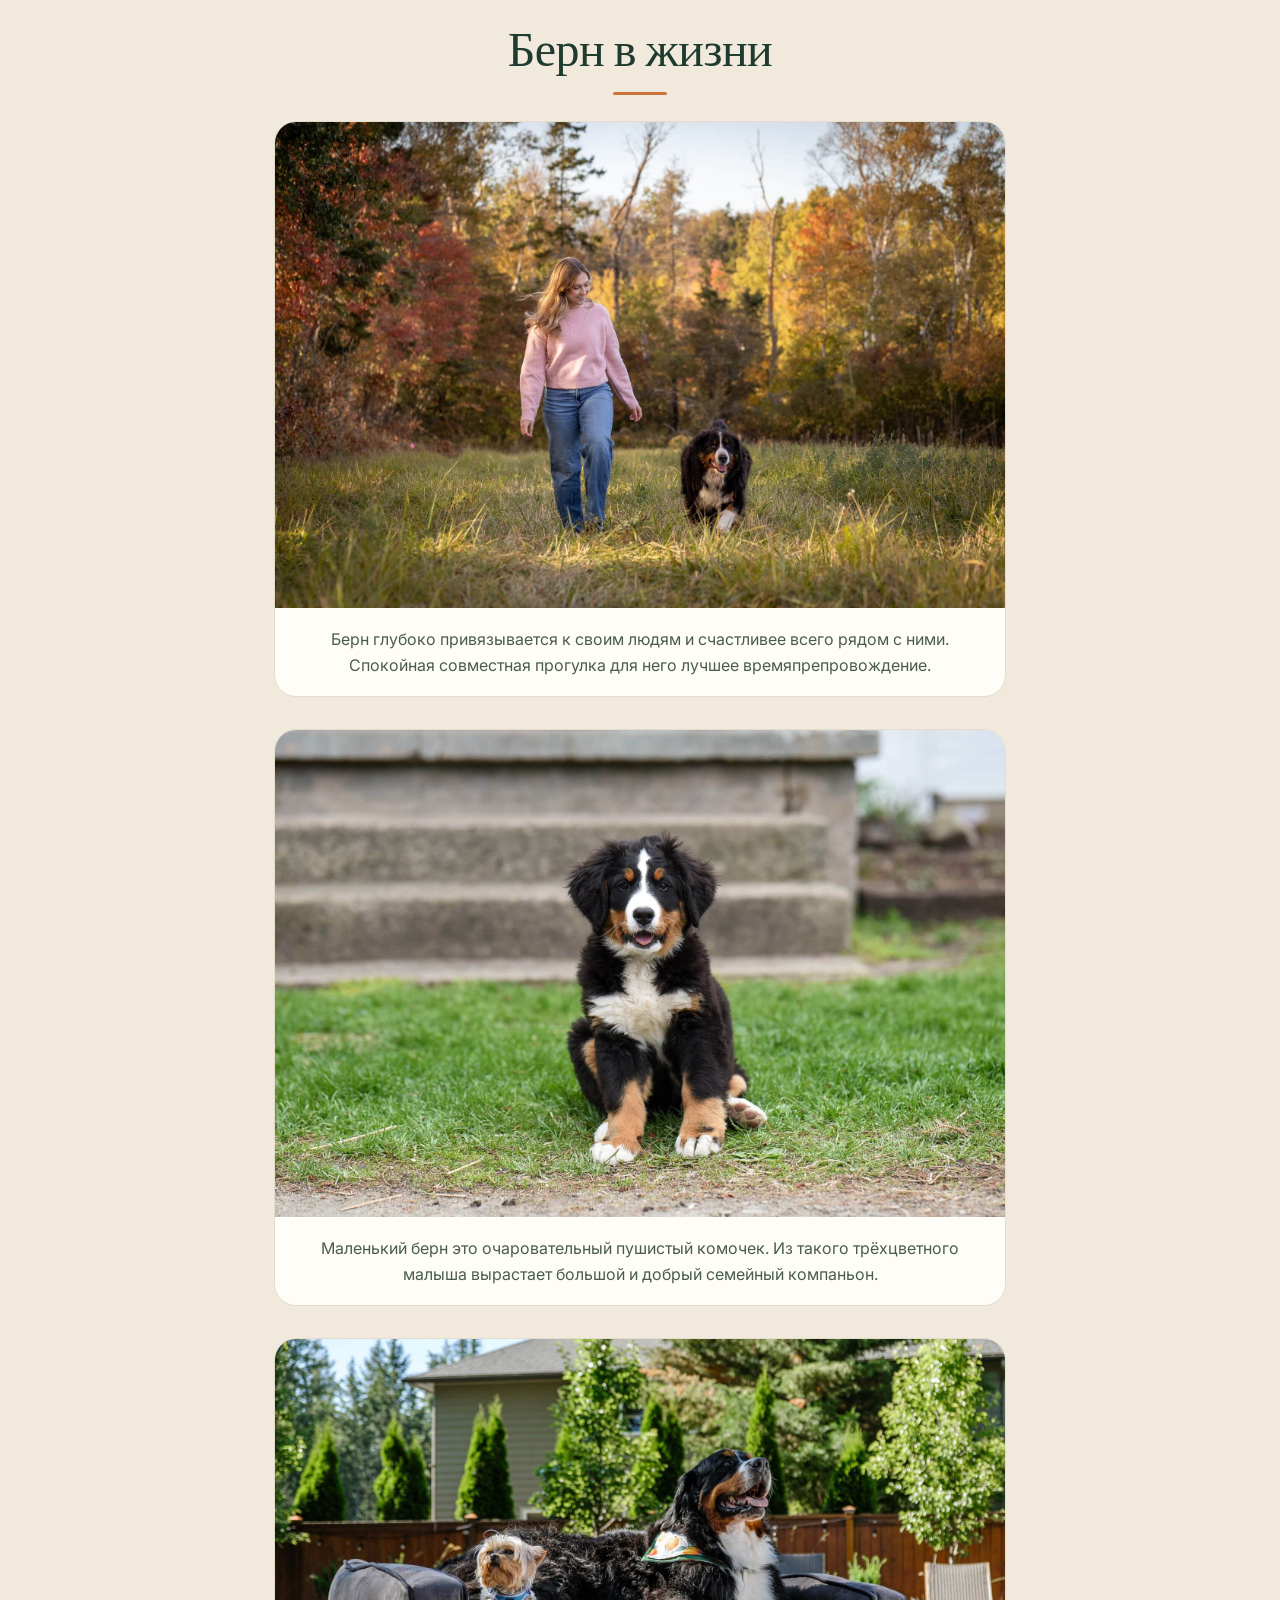
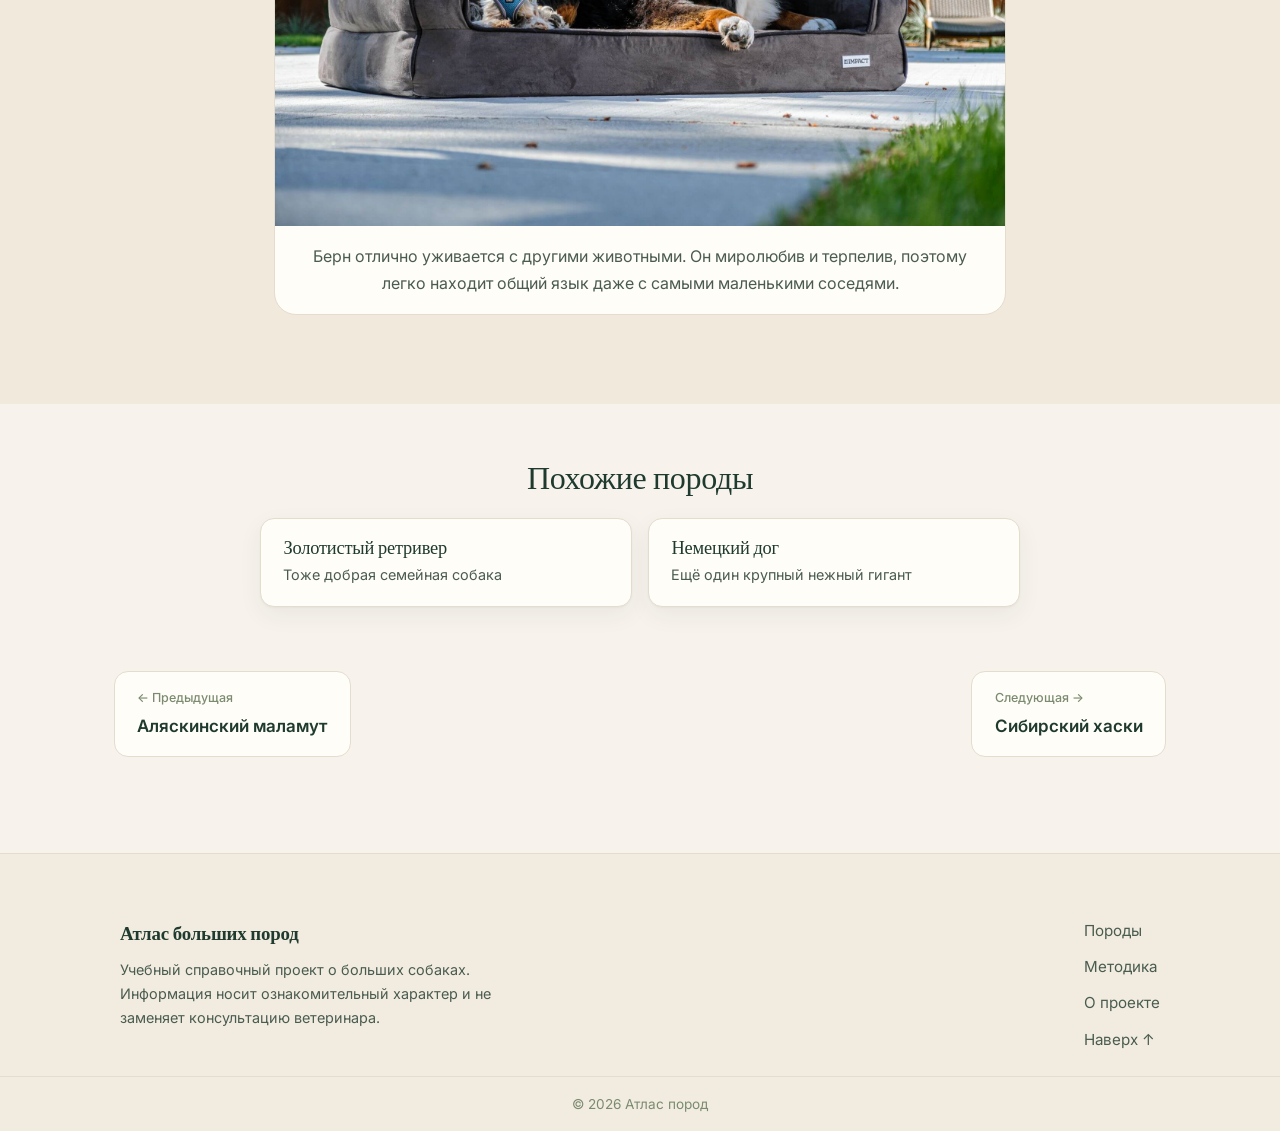
<file: bernese.html>
<!DOCTYPE html>
<html lang="ru">
<head>
<meta charset="UTF-8">
<meta name="viewport" content="width=device-width, initial-scale=1.0">
<link rel="icon" type="image/png" href="images/favicon.png">
<link rel="apple-touch-icon" href="images/apple-touch-icon.png">
<meta property="og:image" content="https://bigdogatlas.com/images/og-image.jpg">
<meta property="og:url" content="https://bigdogatlas.com/">
<meta name="twitter:card" content="summary_large_image">
<title>Бернский зенненхунд — Атлас больших пород собак</title>
<meta name="description" content="Подробная карточка бернского зенненхунда: характер, рост и вес, болезни породы, окрасы и советы по уходу за крупной семейной собакой.">

<meta property="og:title" content="Бернский зенненхунд — характер, здоровье, окрасы">
<meta property="og:description" content="Честная карточка породы: характер, здоровье, окрасы и уход за бернским зенненхундом.">
<meta property="og:type" content="article">

<!-- Структурированные данные: помогает попасть в Google AI Overviews -->
<script type="application/ld+json">
{
  "@context":"https://schema.org",
  "@type":"Article",
  "headline":"Бернский зенненхунд — характер, здоровье, окрасы",
  "about":"Бернский зенненхунд",
  "inLanguage":"ru",
  "description":"Характер, характеристики, болезни, окрасы и уход за бернским зенненхундом."
}
</script>
<script type="application/ld+json">
{
  "@context":"https://schema.org",
  "@type":"FAQPage",
  "mainEntity":[
    {"@type":"Question","name":"Сколько живёт бернский зенненхунд?","acceptedAnswer":{"@type":"Answer","text":"К сожалению, немного — в среднем 7–10 лет, что для крупной породы является слабым местом."}},
    {"@type":"Question","name":"Бернский зенненхунд агрессивный?","acceptedAnswer":{"@type":"Answer","text":"Нет, это одна из самых добрых и спокойных семейных пород, мягкая к детям и людям."}},
    {"@type":"Question","name":"Какие болезни бывают у бернского зенненхунда?","acceptedAnswer":{"@type":"Answer","text":"Порода предрасположена к онкологии, дисплазии суставов и завороту желудка, что и сокращает срок жизни."}}
  ]
}
</script>

<link rel="preconnect" href="https://fonts.googleapis.com">
<link rel="preconnect" href="https://fonts.gstatic.com" crossorigin>
<link href="https://fonts.googleapis.com/css2?family=Fraunces:ital,opsz,wght@0,9..144,400;0,9..144,500;0,9..144,600;1,9..144,400&family=Inter:wght@400;500;600&display=swap" rel="stylesheet">
<link rel="stylesheet" href="styles.css">
<link rel="stylesheet" href="breed.css">
<style>
/* Блок «Похожие породы» */
.related-breeds{max-width:var(--content,1180px);margin:0 auto;padding:clamp(2rem,5vw,3.5rem) var(--edge,clamp(20px,5vw,72px)) 0}
.related-breeds h2{font-family:'Fraunces',serif;font-size:clamp(1.5rem,3vw,2rem);margin-bottom:1.4rem;text-align:center}
.related-grid{display:grid;grid-template-columns:1fr 1fr;gap:1rem;max-width:760px;margin-inline:auto}
.related-card{display:block;background:var(--bg-card);border:1px solid var(--line);border-radius:14px;padding:1.2rem 1.4rem;box-shadow:var(--shadow);transition:transform .25s var(--ease),box-shadow .25s var(--ease),border-color .25s var(--ease)}
.related-card:hover{transform:translateY(-4px);box-shadow:var(--shadow-lg);border-color:var(--accent)}
.related-card h3{font-family:'Fraunces',serif;font-size:1.15rem;margin-bottom:.3rem;color:var(--ink)}
.related-card p{font-size:.9rem;color:var(--ink-soft);margin:0}
@media (max-width:600px){.related-grid{grid-template-columns:1fr}}
</style>
</head>
<body>

<a class="skip-link" href="#main">К содержанию</a>

<header class="site-header" id="top">
  <nav class="nav" aria-label="Основная навигация">
    <a class="brand" href="index.html">
      <span class="brand-mark" aria-hidden="true">
        <svg viewBox="0 0 32 32" width="28" height="28" fill="none"><path d="M9 14c-2.2 0-3.5-2-3-4 .4-1.6 2-2 3 0 .8 1.6.5 4 0 4zm14 0c-1 0-1.3-2.4-.5-4 1-2 2.6-1.6 3-0 .5 2-0.8 4-2.5 4zM6 22c-2 0-3-2-2.2-3.7.7-1.5 2.2-1 2.7.6.4 1.4.3 3.1-.5 3.1zm20 0c-.8 0-.9-1.7-.5-3.1.5-1.6 2-2.1 2.7-.6C29 20 28 22 26 22zM16 16c4 0 7 3 7 6.5 0 2.8-2.2 4-4 3.2-1.2-.5-2-.5-3 0-1.8.8-4-.4-4-3.2C12 19 13.5 16 16 16z" fill="currentColor"/></svg>
      </span>
      <span class="brand-text">Атлас&nbsp;больших&nbsp;пород</span>
    </a>
    <button class="nav-toggle" aria-expanded="false" aria-controls="nav-links" aria-label="Открыть меню"><span></span><span></span><span></span></button>
    <ul class="nav-links" id="nav-links">
      <li><a href="breeds.html">Породы</a></li>
      <li><a href="index.html#how">Как читать карточку</a></li>
      <li><a href="index.html#about">О проекте</a></li>
    </ul>
  </nav>
</header>

<main id="main" class="breed-page breed-centered breed-premium">

  <nav class="crumbs" aria-label="Хлебные крошки">
    <a href="index.html">Атлас</a><span>/</span><a href="breeds.html">Породы</a><span>/</span> Бернский зенненхунд
  </nav>

  <!-- Заголовок -->
  <section class="breed-hero">
    <div class="breed-hero-text">
      <h1>Бернский зенненхунд</h1>
      <p class="lead">Большой, спокойный и невероятно добрый швейцарский пёс с трёхцветной шубой. Преданный семейный компаньон, который особенно нежен с детьми.</p>
    </div>
    <div class="breed-portrait">
      <img src="images/bernese-hero.jpg" alt="Бернский зенненхунд" loading="eager">
    </div>
  </section>

  <!-- Быстрые факты -->
  <div class="facts-band">
    <dl class="facts">
      <div><dt>Вес</dt><dd>38–50 кг</dd></div>
      <div><dt>Рост в холке</dt><dd>64–70 см</dd></div>
      <div><dt>Жизнь</dt><dd>8–10 лет</dd></div>
      <div><dt>Энергия</dt><dd>Умеренная</dd></div>
      <div><dt>Линька</dt><dd>Сильная</dd></div>
    </dl>
  </div>

  <!-- Характер -->
  <section class="breed-section sec-cream" data-reveal>
    <h2>Характер</h2>
    <p>Бернский зенненхунд это крупная швейцарская порода, выведенная в фермерских хозяйствах Альп как помощник на все руки: он пас скот, охранял двор и возил тележки с молоком. От этого крестьянского прошлого ему достались сила, выносливость и спокойный покладистый нрав. Это добрая, уравновешенная собака, глубоко преданная своей семье и особенно нежная с детьми, за что её часто называют идеальной семейной породой.</p>
    <p>С другими животными берн обычно уживается прекрасно. Он миролюбив, не склонен к доминированию и спокойно принимает в доме и собак, и кошек, особенно если растёт вместе с ними. К посторонним относится доброжелательно, но крупный размер и внимательность делают его хорошим ненавязчивым сторожем.</p>
    <p>Стоит знать и о других особенностях породы. Берн умён и охотно учится, потому что искренне хочет угодить хозяину, и это делает дрессировку приятной даже для новичка. При этом он тяжело переносит одиночество и сильно привязывается к людям.</p>
    <p>Есть у берна и трогательная черта. Несмотря на внушительный вид, в душе он надолго остаётся щенком: любит играть в любом возрасте, ходит за хозяином по пятам и буквально расплывается в добродушной «улыбке», когда доволен.</p>
  </section>

  <!-- Характеристики -->
  <section class="breed-section sec-dark" data-reveal>
    <h2>Характеристики</h2>
    <div class="spec-list">
      <div class="spec-item"><span class="spec-icon"><svg viewBox="0 0 24 24"><path d="M3 12h18M12 3v18"/><circle cx="12" cy="12" r="9"/></svg></span><div><h3>Размер</h3><p>Крупная и мощная собака. Кобели весят примерно от 38 до 50 килограммов при росте 64–70 сантиметров в холке, суки заметно легче и ниже.</p></div></div>
      <div class="spec-item"><span class="spec-icon"><svg viewBox="0 0 24 24"><path d="M4 14c2-1 3-4 8-4s6 3 8 4M5 18c2-1 3-3 7-3s5 2 7 3"/></svg></span><div><h3>Шерсть</h3><p>Длинная, густая, слегка волнистая, трёхцветная. Требует регулярного вычёсывания, а в период сезонной линьки особенно тщательного.</p></div></div>
      <div class="spec-item"><span class="spec-icon"><svg viewBox="0 0 24 24"><path d="M13 2L4 14h6l-1 8 9-12h-6z"/></svg></span><div><h3>Энергия</h3><p>Умеренная. Берну нужны спокойные ежедневные прогулки, но без чрезмерных нагрузок, особенно в жару и в период роста щенка.</p></div></div>
      <div class="spec-item"><span class="spec-icon"><svg viewBox="0 0 24 24"><path d="M12 3l8 4v5c0 5-3.5 8-8 9-4.5-1-8-4-8-9V7z"/><path d="M9 12l2 2 4-4"/></svg></span><div><h3>Обучаемость</h3><p>Высокая. Порода послушна, сообразительна и стремится радовать хозяина, поэтому подходит даже неопытным владельцам.</p></div></div>
      <div class="spec-item"><span class="spec-icon"><svg viewBox="0 0 24 24"><circle cx="9" cy="8" r="3"/><circle cx="17" cy="10" r="2.2"/><path d="M3 20c0-3 3-5 6-5s6 2 6 5"/></svg></span><div><h3>Отношение к детям</h3><p>Прекрасное. Берн терпелив, ласков и бережен с детьми, его часто называют врождённой нянькой.</p></div></div>
    </div>
  </section>

  <!-- Здоровье -->
  <section class="breed-section sec-cream" data-reveal>
    <h2>Здоровье</h2>
    <p>Это самая важная и грустная тема породы. Из-за крупного размера и наследственной предрасположенности бернские зенненхунды живут меньше многих других собак, в среднем 8–10 лет. При выборе щенка к здоровью родительской линии нужно отнестись особенно серьёзно.</p>
    <div class="health-grid">
      <div class="health-card"><span class="health-ico"><svg viewBox="0 0 24 24"><path d="M12 21C7 17 4 14 4 10a4 4 0 0 1 8-1 4 4 0 0 1 8 1c0 4-3 7-8 11z"/><path d="M9 11h2l1-2 1 4 1-2h2"/></svg></span><h3>Онкология</h3><p>Берны входят в число пород с самым высоким риском рака, и именно он чаще всего сокращает им жизнь. Огромное значение имеет ранняя диагностика.</p></div>
      <div class="health-card"><span class="health-ico"><svg viewBox="0 0 24 24"><path d="M7 4c-2 0-3 2-2 4l2 3-2 3c-1 2 0 4 2 4M17 4c2 0 3 2 2 4l-2 3 2 3c1 2 0 4-2 4M9 11h6"/></svg></span><h3>Дисплазия суставов</h3><p>Тазобедренные и локтевые суставы у крупной породы под особой нагрузкой. Риск снижают контроль веса и проверка родителей.</p></div>
      <div class="health-card"><span class="health-ico"><svg viewBox="0 0 24 24"><path d="M12 3c3 4 6 7 6 11a6 6 0 0 1-12 0c0-4 3-7 6-11z"/></svg></span><h3>Болезнь фон Виллебранда</h3><p>Наследственное нарушение свёртываемости крови. Выявляется анализами, ответственные заводчики проверяют производителей.</p></div>
    </div>
  </section>

  <!-- Окрасы (карусель) -->
  <section class="breed-section sec-card" data-reveal>
    <h2>Окрасы</h2>
    <p>Бернский зенненхунд почти всегда трёхцветный: глубокий чёрный фон, тёплые рыжие подпалины на скулах, лапах и груди и белые отметины на морде, груди и кончике хвоста. Однотонным он не бывает, и это узнаваемая визитная карточка породы.</p>
    <div class="coat-block">
      <div class="coat-carousel">
        <button class="carousel-arrow carousel-prev" aria-label="Предыдущее фото">‹</button>
        <img id="carousel-photo" src="images/bernese-coat-1.jpg" alt="Бернский зенненхунд, трёхцветный окрас" loading="lazy">
        <button class="carousel-arrow carousel-next" aria-label="Следующее фото">›</button>
        <div class="carousel-dots" aria-hidden="true"></div>
      </div>
      <div>
        <div class="swatches" role="group" aria-label="Окрас бернского зенненхунда">
          <div class="swatch swatch-static" aria-pressed="true"><span class="swatch-chip" style="background:#1c1c1c" aria-hidden="true"></span><span class="swatch-label">Классический трёхцветный</span></div>
        </div>
        <p style="margin-top:1.2rem;font-size:.92rem">Белый «крест» на груди и светлая отметина между глазами считаются особенно желанными признаками породного берна.</p>
      </div>
    </div>
  </section>

  <!-- Кому подходит -->
  <section class="breed-section sec-cream" data-reveal>
    <h2>Кому подходит</h2>
    <p>Бернский зенненхунд станет прекрасным выбором для семьи, которая хочет доброго, спокойного и преданного компаньона и готова проводить с собакой много времени дома. Ему нужны простор, прохлада и постоянное присутствие людей, рядом с которыми он чувствует себя счастливым.</p>
    <p>Сложно с берном придётся в жарком климате, при частом отсутствии хозяев и без готовности к серьёзному уходу за шерстью. Эта порода создана быть рядом, и счастливее всего она там, где её окружают вниманием и заботой.</p>
  </section>

  <!-- Галерея -->
  <section class="breed-section sec-card" data-reveal>
    <h2>Берн в жизни</h2>
    <div class="gallery gallery-vertical">
      <figure><img src="images/bernese-life-1.jpg" alt="Бернский зенненхунд на прогулке с человеком" loading="lazy"><figcaption>Берн глубоко привязывается к своим людям и счастливее всего рядом с ними. Спокойная совместная прогулка для него лучшее времяпрепровождение.</figcaption></figure>
      <figure><img src="images/bernese-life-2.jpg" alt="Щенок бернского зенненхунда" loading="lazy"><figcaption>Маленький берн это очаровательный пушистый комочек. Из такого трёхцветного малыша вырастает большой и добрый семейный компаньон.</figcaption></figure>
      <figure><img src="images/bernese-life-3.jpg" alt="Бернский зенненхунд рядом с маленькой собакой" loading="lazy"><figcaption>Берн отлично уживается с другими животными. Он миролюбив и терпелив, поэтому легко находит общий язык даже с самыми маленькими соседями.</figcaption></figure>
    </div>
  </section>

  <!-- Навигация между породами -->
  <section class="related-breeds" aria-label="Похожие породы">
    <h2>Похожие породы</h2>
    <div class="related-grid"><a class="related-card" href="golden.html"><h3>Золотистый ретривер</h3><p>Тоже добрая семейная собака</p></a><a class="related-card" href="dog.html"><h3>Немецкий дог</h3><p>Ещё один крупный нежный гигант</p></a></div>
  </section>

  <nav class="breed-nav" aria-label="Другие породы">
    <a href="malamute.html"><small>← Предыдущая</small>Аляскинский маламут</a>
    <a href="husky.html"><small>Следующая →</small>Сибирский хаски</a>
  </nav>

</main>

<footer class="site-footer">
  <div class="footer-inner">
    <div>
      <span class="brand-text">Атлас&nbsp;больших&nbsp;пород</span>
      <p class="footer-note">Учебный справочный проект о больших собаках. Информация носит ознакомительный характер и не заменяет консультацию ветеринара.</p>
    </div>
    <nav aria-label="Подвал">
      <a href="breeds.html">Породы</a>
      <a href="index.html#how">Методика</a>
      <a href="index.html#about">О проекте</a>
      <a href="#top">Наверх ↑</a>
    </nav>
  </div>
  <p class="footer-copy">© 2026 Атлас пород</p>
</footer>

<script src="script.js"></script>
</body>
</html>
</file>
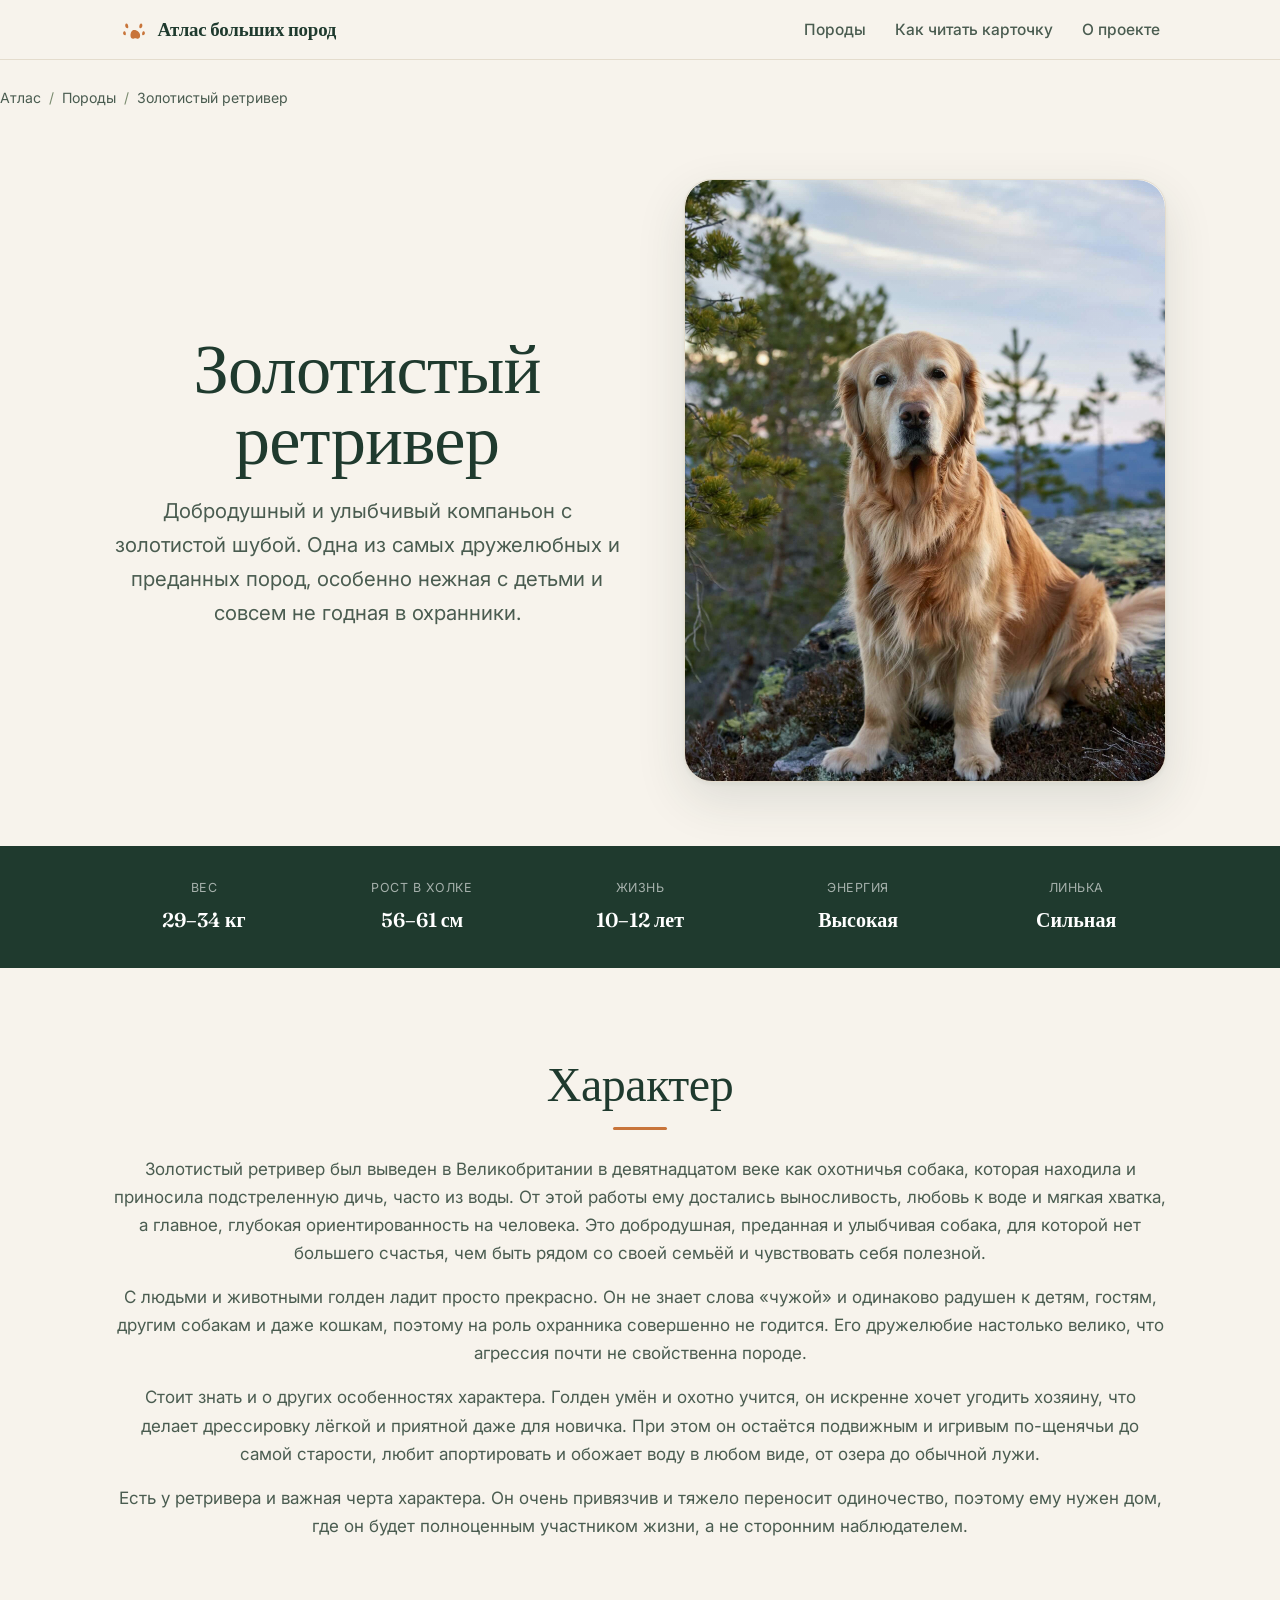
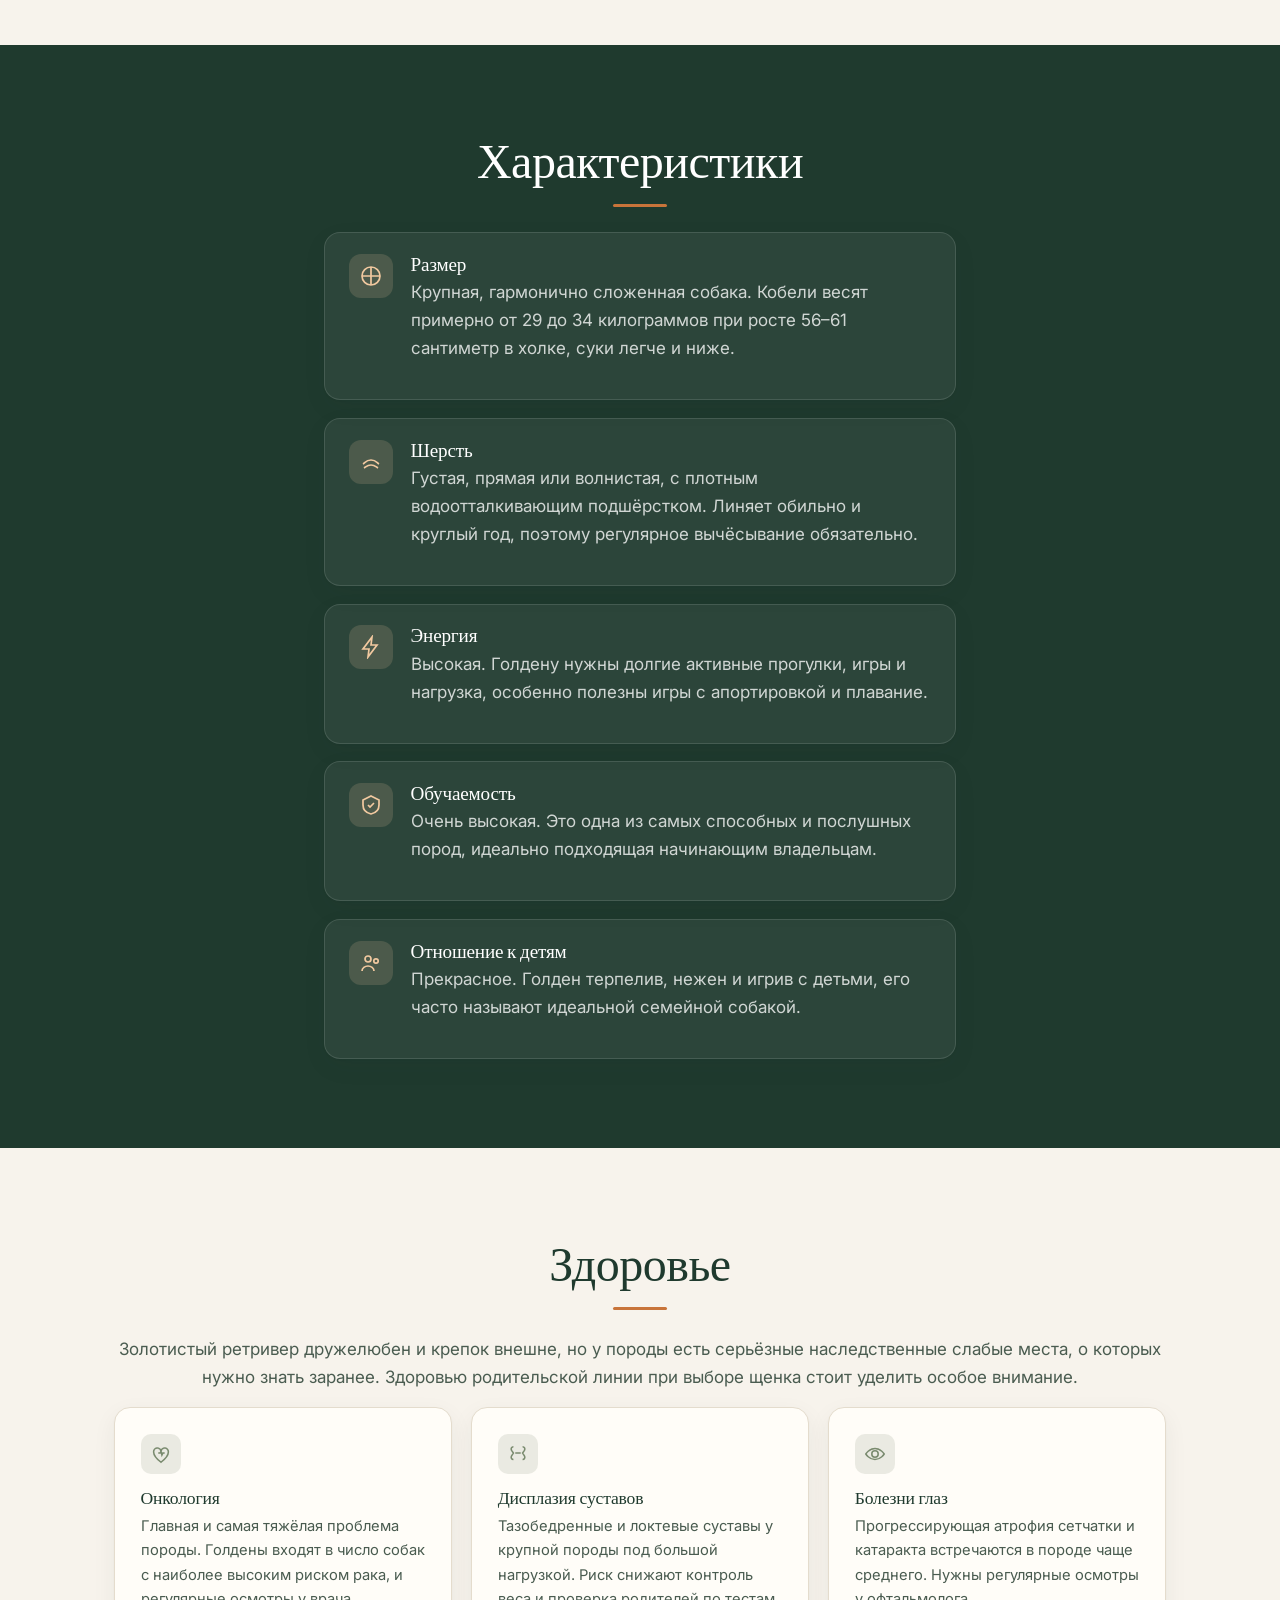
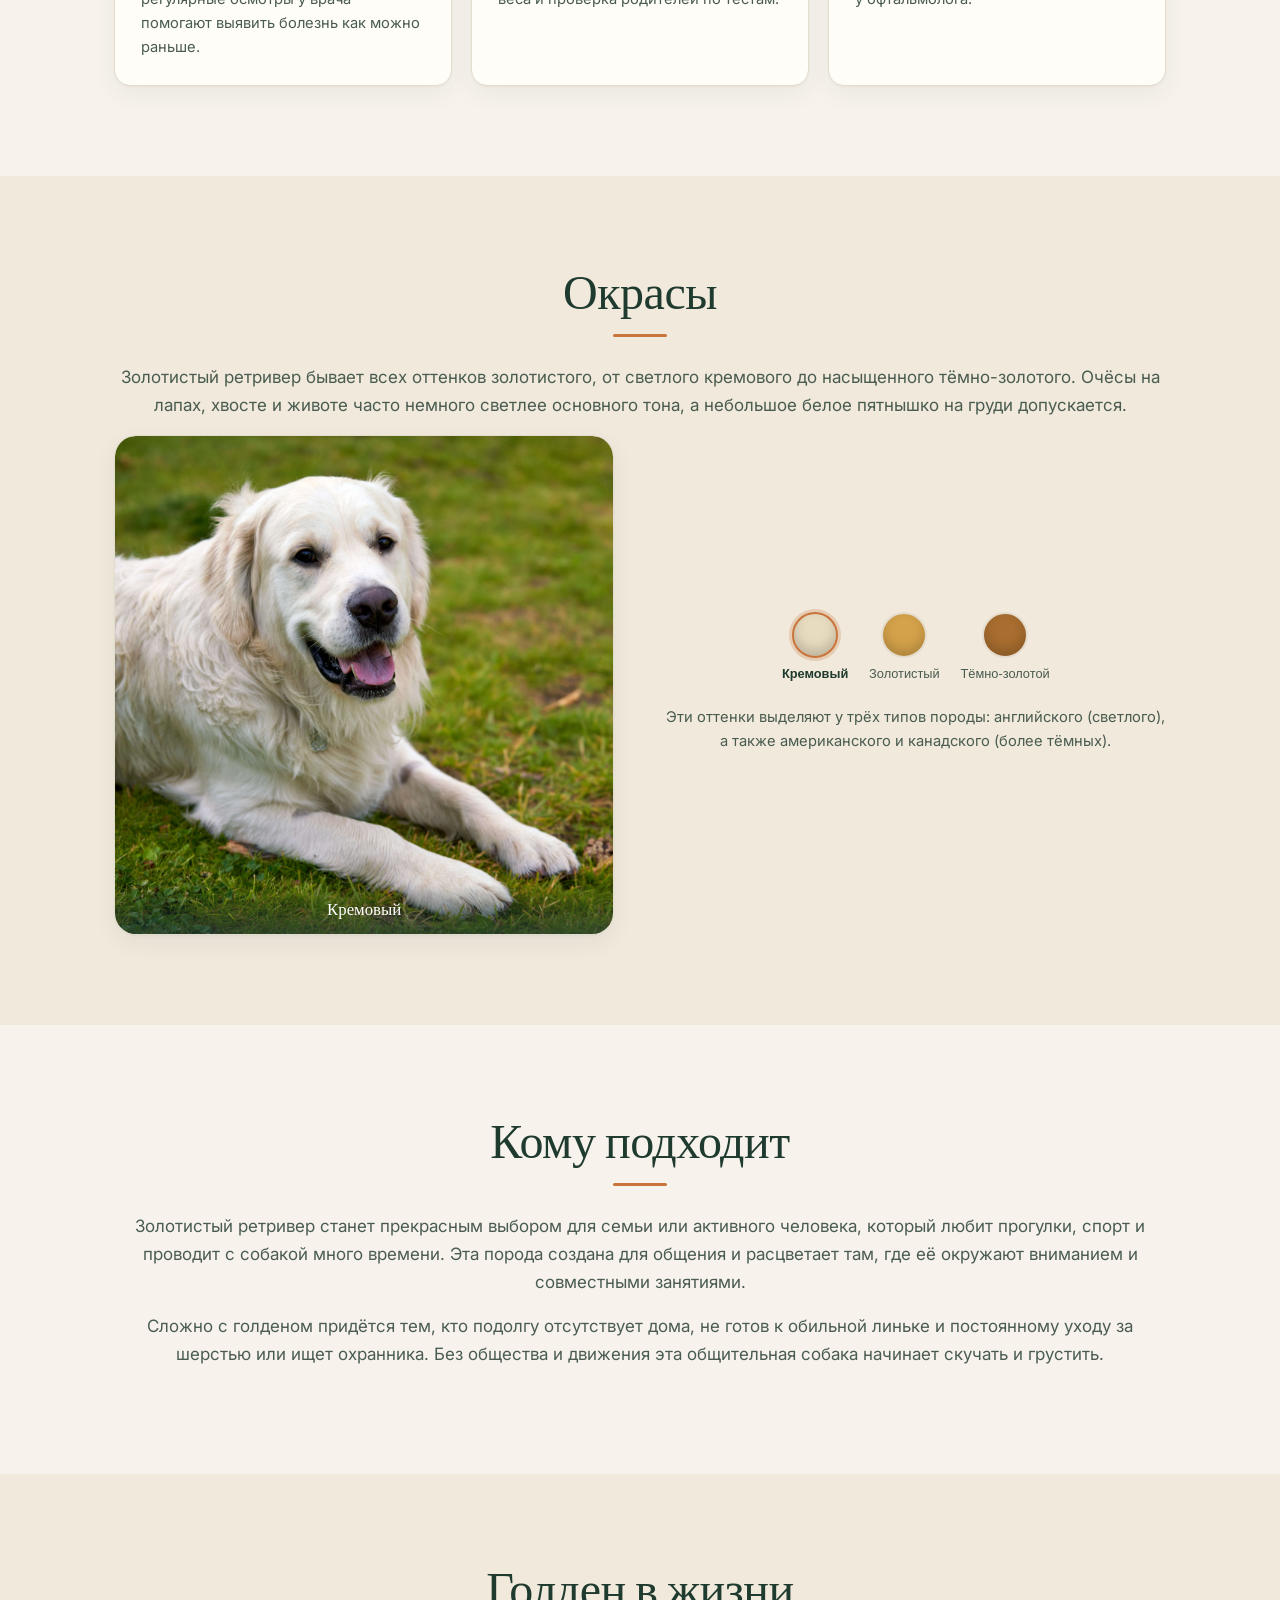
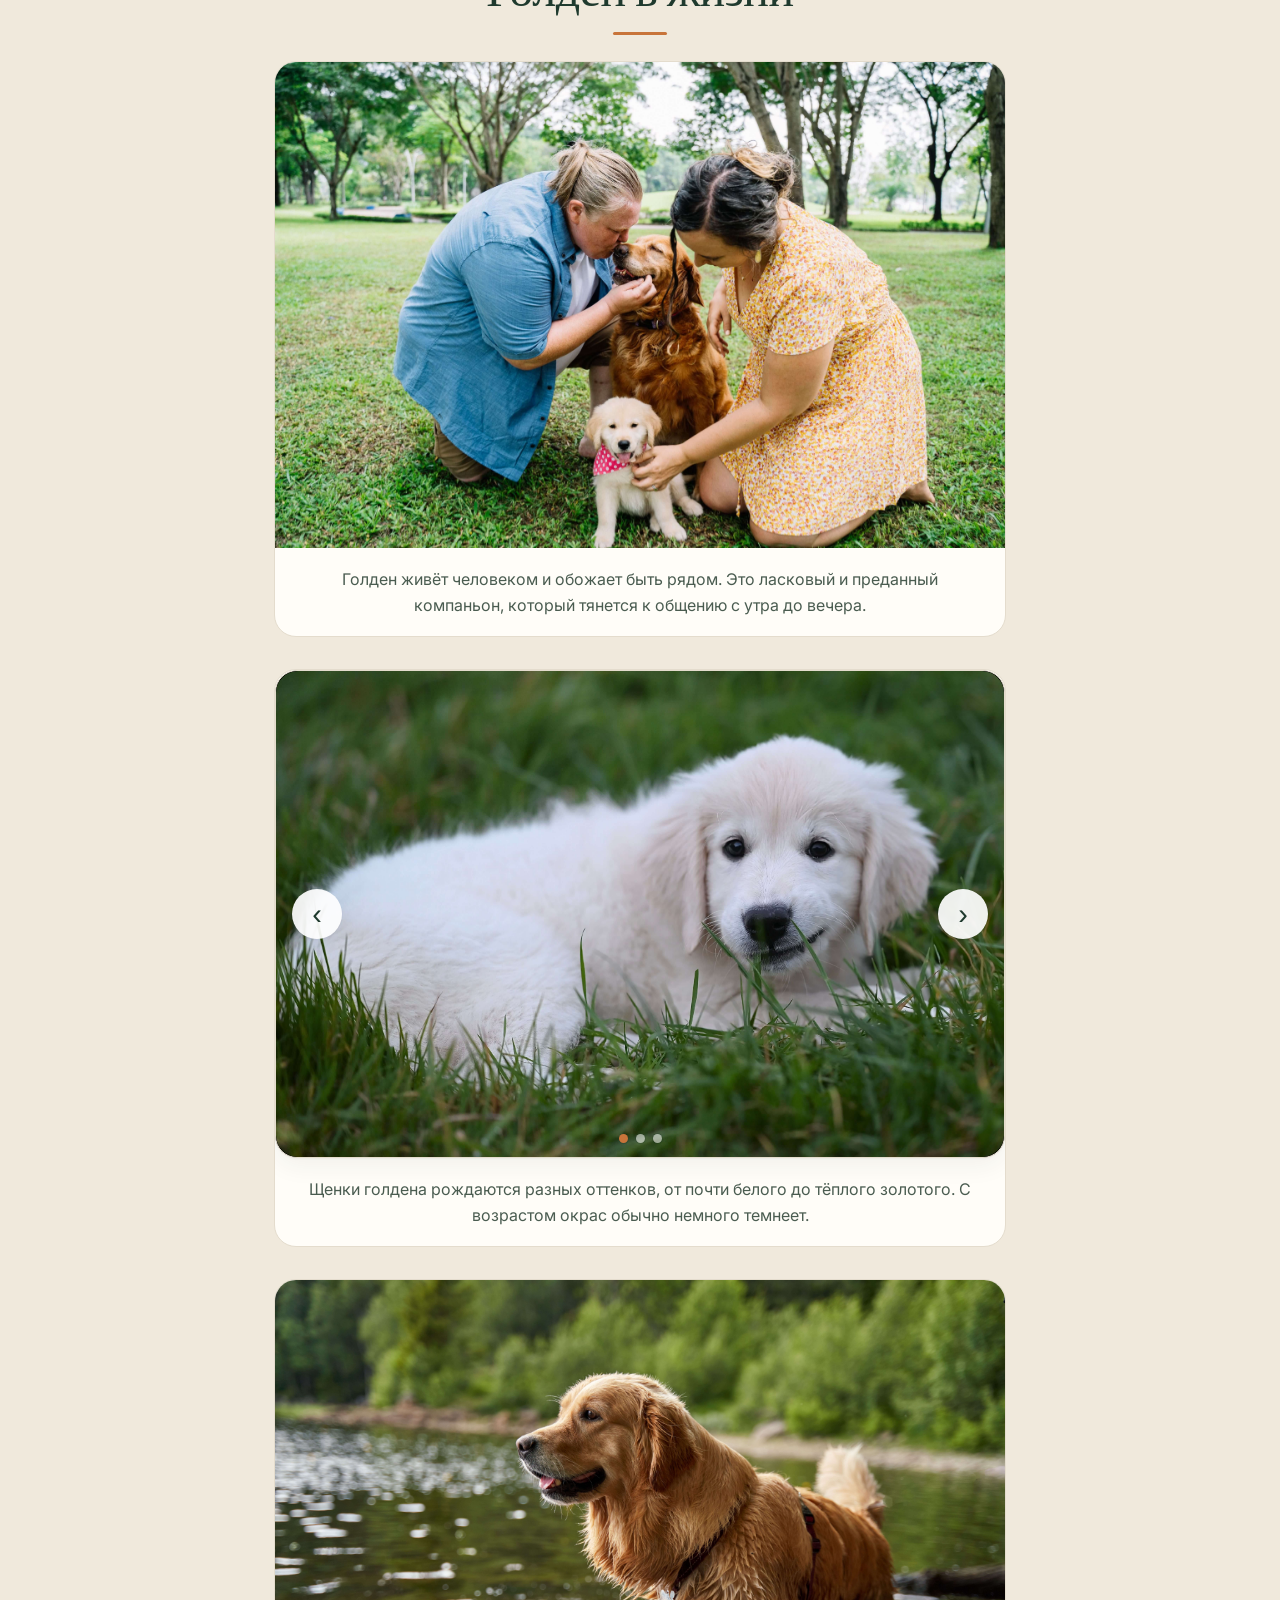
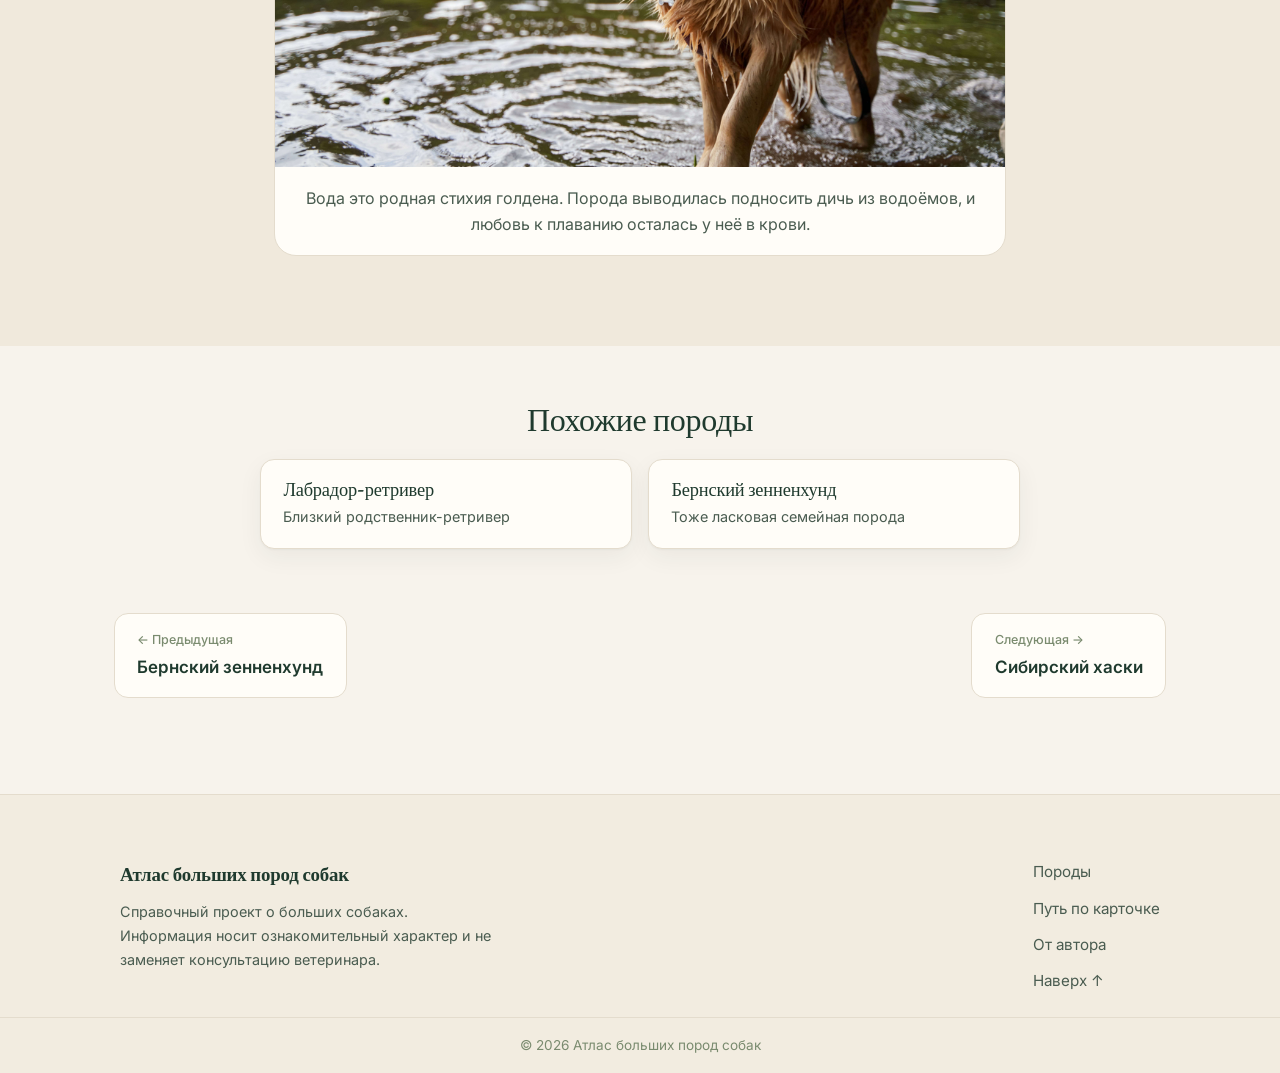
<file: golden.html>
<!DOCTYPE html>
<html lang="ru">
<head>
<meta charset="UTF-8">
<meta name="viewport" content="width=device-width, initial-scale=1.0">
<link rel="icon" type="image/png" href="images/favicon.png">
<link rel="apple-touch-icon" href="images/apple-touch-icon.png">
<meta property="og:image" content="https://bigdogatlas.com/images/og-image.jpg">
<meta property="og:url" content="https://bigdogatlas.com/">
<meta name="twitter:card" content="summary_large_image">
<title>Золотистый ретривер — Атлас больших пород собак</title>
<meta name="description" content="Золотистый ретривер: характер, повадки, здоровье и окрасы. Подробная карточка породы с реальными фото в атласе больших пород собак.">

<meta property="og:title" content="Золотистый ретривер — характер, здоровье, окрасы">
<meta property="og:description" content="Подробная карточка породы: характер, здоровье, окрасы и уход за золотистым ретривером.">
<meta property="og:type" content="article">

<!-- Структурированные данные: помогает попасть в Google AI Overviews -->
<script type="application/ld+json">
{
  "@context":"https://schema.org",
  "@type":"Article",
  "headline":"Золотистый ретривер — характер, здоровье, окрасы",
  "about":"Золотистый ретривер",
  "inLanguage":"ru",
  "description":"Характер, характеристики, болезни, окрасы и уход за золотистым ретривером."
}
</script>
<script type="application/ld+json">
{
  "@context":"https://schema.org",
  "@type":"FAQPage",
  "mainEntity":[
    {"@type":"Question","name":"Сколько живёт золотистый ретривер?","acceptedAnswer":{"@type":"Answer","text":"В среднем 10–12 лет, а при хорошем уходе и до 15. Главным фактором, сокращающим жизнь породы, является склонность к онкологии."}},
    {"@type":"Question","name":"Золотистый ретривер агрессивный?","acceptedAnswer":{"@type":"Answer","text":"Нет, это одна из самых дружелюбных пород. Голден радушен к людям и животным и совсем не подходит на роль охранника."}},
    {"@type":"Question","name":"Какие болезни бывают у золотистого ретривера?","acceptedAnswer":{"@type":"Answer","text":"Порода предрасположена к онкологии, дисплазии суставов и болезням глаз, поэтому важны регулярные осмотры и проверка линии."}}
  ]
}
</script>

<link rel="preconnect" href="https://fonts.googleapis.com">
<link rel="preconnect" href="https://fonts.gstatic.com" crossorigin>
<link href="https://fonts.googleapis.com/css2?family=Fraunces:ital,opsz,wght@0,9..144,400;0,9..144,500;0,9..144,600;1,9..144,400&family=Inter:wght@400;500;600&display=swap" rel="stylesheet">
<link rel="stylesheet" href="styles.css">
<link rel="stylesheet" href="breed.css">
<style>
/* Блок «Похожие породы» */
.related-breeds{max-width:var(--content,1180px);margin:0 auto;padding:clamp(2rem,5vw,3.5rem) var(--edge,clamp(20px,5vw,72px)) 0}
.related-breeds h2{font-family:'Fraunces',serif;font-size:clamp(1.5rem,3vw,2rem);margin-bottom:1.4rem;text-align:center}
.related-grid{display:grid;grid-template-columns:1fr 1fr;gap:1rem;max-width:760px;margin-inline:auto}
.related-card{display:block;background:var(--bg-card);border:1px solid var(--line);border-radius:14px;padding:1.2rem 1.4rem;box-shadow:var(--shadow);transition:transform .25s var(--ease),box-shadow .25s var(--ease),border-color .25s var(--ease)}
.related-card:hover{transform:translateY(-4px);box-shadow:var(--shadow-lg);border-color:var(--accent)}
.related-card h3{font-family:'Fraunces',serif;font-size:1.15rem;margin-bottom:.3rem;color:var(--ink)}
.related-card p{font-size:.9rem;color:var(--ink-soft);margin:0}
@media (max-width:600px){.related-grid{grid-template-columns:1fr}}
</style>
</head>
<body>

<a class="skip-link" href="#main">К содержанию</a>

<header class="site-header" id="top">
  <nav class="nav" aria-label="Основная навигация">
    <a class="brand" href="index.html">
      <span class="brand-mark" aria-hidden="true">
        <svg viewBox="0 0 32 32" width="28" height="28" fill="none"><path d="M9 14c-2.2 0-3.5-2-3-4 .4-1.6 2-2 3 0 .8 1.6.5 4 0 4zm14 0c-1 0-1.3-2.4-.5-4 1-2 2.6-1.6 3-0 .5 2-0.8 4-2.5 4zM6 22c-2 0-3-2-2.2-3.7.7-1.5 2.2-1 2.7.6.4 1.4.3 3.1-.5 3.1zm20 0c-.8 0-.9-1.7-.5-3.1.5-1.6 2-2.1 2.7-.6C29 20 28 22 26 22zM16 16c4 0 7 3 7 6.5 0 2.8-2.2 4-4 3.2-1.2-.5-2-.5-3 0-1.8.8-4-.4-4-3.2C12 19 13.5 16 16 16z" fill="currentColor"/></svg>
      </span>
      <span class="brand-text">Атлас&nbsp;больших&nbsp;пород</span>
    </a>
    <button class="nav-toggle" aria-expanded="false" aria-controls="nav-links" aria-label="Открыть меню"><span></span><span></span><span></span></button>
    <ul class="nav-links" id="nav-links">
      <li><a href="breeds.html">Породы</a></li>
      <li><a href="index.html#how">Как читать карточку</a></li>
      <li><a href="index.html#about">О проекте</a></li>
    </ul>
  </nav>
</header>

<main id="main" class="breed-page breed-centered breed-premium">

  <nav class="crumbs" aria-label="Хлебные крошки">
    <a href="index.html">Атлас</a><span>/</span><a href="breeds.html">Породы</a><span>/</span> Золотистый ретривер
  </nav>

  <!-- Заголовок -->
  <section class="breed-hero">
    <div class="breed-hero-text">
      <h1>Золотистый ретривер</h1>
      <p class="lead">Добродушный и улыбчивый компаньон с золотистой шубой. Одна из самых дружелюбных и преданных пород, особенно нежная с детьми и совсем не годная в охранники.</p>
    </div>
    <div class="breed-portrait">
      <img src="images/golden-hero.jpg" alt="Золотистый ретривер" loading="eager">
    </div>
  </section>

  <!-- Быстрые факты -->
  <div class="facts-band">
    <dl class="facts">
      <div><dt>Вес</dt><dd>29–34 кг</dd></div>
      <div><dt>Рост в холке</dt><dd>56–61 см</dd></div>
      <div><dt>Жизнь</dt><dd>10–12 лет</dd></div>
      <div><dt>Энергия</dt><dd>Высокая</dd></div>
      <div><dt>Линька</dt><dd>Сильная</dd></div>
    </dl>
  </div>

  <!-- Характер -->
  <section class="breed-section sec-cream" data-reveal>
    <h2>Характер</h2>
    <p>Золотистый ретривер был выведен в Великобритании в девятнадцатом веке как охотничья собака, которая находила и приносила подстреленную дичь, часто из воды. От этой работы ему достались выносливость, любовь к воде и мягкая хватка, а главное, глубокая ориентированность на человека. Это добродушная, преданная и улыбчивая собака, для которой нет большего счастья, чем быть рядом со своей семьёй и чувствовать себя полезной.</p>
    <p>С людьми и животными голден ладит просто прекрасно. Он не знает слова «чужой» и одинаково радушен к детям, гостям, другим собакам и даже кошкам, поэтому на роль охранника совершенно не годится. Его дружелюбие настолько велико, что агрессия почти не свойственна породе.</p>
    <p>Стоит знать и о других особенностях характера. Голден умён и охотно учится, он искренне хочет угодить хозяину, что делает дрессировку лёгкой и приятной даже для новичка. При этом он остаётся подвижным и игривым по-щенячьи до самой старости, любит апортировать и обожает воду в любом виде, от озера до обычной лужи.</p>
    <p>Есть у ретривера и важная черта характера. Он очень привязчив и тяжело переносит одиночество, поэтому ему нужен дом, где он будет полноценным участником жизни, а не сторонним наблюдателем.</p>
  </section>

  <!-- Характеристики -->
  <section class="breed-section sec-dark" data-reveal>
    <h2>Характеристики</h2>
    <div class="spec-list">
      <div class="spec-item"><span class="spec-icon"><svg viewBox="0 0 24 24"><path d="M3 12h18M12 3v18"/><circle cx="12" cy="12" r="9"/></svg></span><div><h3>Размер</h3><p>Крупная, гармонично сложенная собака. Кобели весят примерно от 29 до 34 килограммов при росте 56–61 сантиметр в холке, суки легче и ниже.</p></div></div>
      <div class="spec-item"><span class="spec-icon"><svg viewBox="0 0 24 24"><path d="M4 14c2-1 3-4 8-4s6 3 8 4M5 18c2-1 3-3 7-3s5 2 7 3"/></svg></span><div><h3>Шерсть</h3><p>Густая, прямая или волнистая, с плотным водоотталкивающим подшёрстком. Линяет обильно и круглый год, поэтому регулярное вычёсывание обязательно.</p></div></div>
      <div class="spec-item"><span class="spec-icon"><svg viewBox="0 0 24 24"><path d="M13 2L4 14h6l-1 8 9-12h-6z"/></svg></span><div><h3>Энергия</h3><p>Высокая. Голдену нужны долгие активные прогулки, игры и нагрузка, особенно полезны игры с апортировкой и плавание.</p></div></div>
      <div class="spec-item"><span class="spec-icon"><svg viewBox="0 0 24 24"><path d="M12 3l8 4v5c0 5-3.5 8-8 9-4.5-1-8-4-8-9V7z"/><path d="M9 12l2 2 4-4"/></svg></span><div><h3>Обучаемость</h3><p>Очень высокая. Это одна из самых способных и послушных пород, идеально подходящая начинающим владельцам.</p></div></div>
      <div class="spec-item"><span class="spec-icon"><svg viewBox="0 0 24 24"><circle cx="9" cy="8" r="3"/><circle cx="17" cy="10" r="2.2"/><path d="M3 20c0-3 3-5 6-5s6 2 6 5"/></svg></span><div><h3>Отношение к детям</h3><p>Прекрасное. Голден терпелив, нежен и игрив с детьми, его часто называют идеальной семейной собакой.</p></div></div>
    </div>
  </section>

  <!-- Здоровье -->
  <section class="breed-section sec-cream" data-reveal>
    <h2>Здоровье</h2>
    <p>Золотистый ретривер дружелюбен и крепок внешне, но у породы есть серьёзные наследственные слабые места, о которых нужно знать заранее. Здоровью родительской линии при выборе щенка стоит уделить особое внимание.</p>
    <div class="health-grid">
      <div class="health-card"><span class="health-ico"><svg viewBox="0 0 24 24"><path d="M12 21C7 17 4 14 4 10a4 4 0 0 1 8-1 4 4 0 0 1 8 1c0 4-3 7-8 11z"/><path d="M9 11h2l1-2 1 4 1-2h2"/></svg></span><h3>Онкология</h3><p>Главная и самая тяжёлая проблема породы. Голдены входят в число собак с наиболее высоким риском рака, и регулярные осмотры у врача помогают выявить болезнь как можно раньше.</p></div>
      <div class="health-card"><span class="health-ico"><svg viewBox="0 0 24 24"><path d="M7 4c-2 0-3 2-2 4l2 3-2 3c-1 2 0 4 2 4M17 4c2 0 3 2 2 4l-2 3 2 3c1 2 0 4-2 4M9 11h6"/></svg></span><h3>Дисплазия суставов</h3><p>Тазобедренные и локтевые суставы у крупной породы под большой нагрузкой. Риск снижают контроль веса и проверка родителей по тестам.</p></div>
      <div class="health-card"><span class="health-ico"><svg viewBox="0 0 24 24"><circle cx="12" cy="12" r="3.5"/><path d="M2 12s3.5-6 10-6 10 6 10 6-3.5 6-10 6-10-6-10-6z"/></svg></span><h3>Болезни глаз</h3><p>Прогрессирующая атрофия сетчатки и катаракта встречаются в породе чаще среднего. Нужны регулярные осмотры у офтальмолога.</p></div>
    </div>
  </section>

  <!-- Окрасы -->
  <section class="breed-section sec-card" data-reveal>
    <h2>Окрасы</h2>
    <p>Золотистый ретривер бывает всех оттенков золотистого, от светлого кремового до насыщенного тёмно-золотого. Очёсы на лапах, хвосте и животе часто немного светлее основного тона, а небольшое белое пятнышко на груди допускается.</p>
    <div class="coat-block">
      <div class="coat-preview">
        <img id="coat-photo" src="images/golden-gold.jpg" alt="Золотистый ретривер классического золотистого окраса" loading="lazy">
        <span id="coat-name"></span>
      </div>
      <div>
        <div class="swatches" role="group" aria-label="Выбор окраса золотистого ретривера">
          <button class="swatch" data-photo="images/golden-cream.jpg" data-name="Кремовый"><span class="swatch-chip" style="background:#e8dcc0" aria-hidden="true"></span><span class="swatch-label">Кремовый</span></button>
          <button class="swatch" data-photo="images/golden-gold.jpg" data-name="Золотистый"><span class="swatch-chip" style="background:#d4a24a" aria-hidden="true"></span><span class="swatch-label">Золотистый</span></button>
          <button class="swatch" data-photo="images/golden-dark.jpg" data-name="Тёмно-золотой"><span class="swatch-chip" style="background:#a86d2f" aria-hidden="true"></span><span class="swatch-label">Тёмно-золотой</span></button>
        </div>
        <p style="margin-top:1.2rem;font-size:.92rem">Эти оттенки выделяют у трёх типов породы: английского (светлого), а также американского и канадского (более тёмных).</p>
      </div>
    </div>
  </section>

  <!-- Кому подходит -->
  <section class="breed-section sec-cream" data-reveal>
    <h2>Кому подходит</h2>
    <p>Золотистый ретривер станет прекрасным выбором для семьи или активного человека, который любит прогулки, спорт и проводит с собакой много времени. Эта порода создана для общения и расцветает там, где её окружают вниманием и совместными занятиями.</p>
    <p>Сложно с голденом придётся тем, кто подолгу отсутствует дома, не готов к обильной линьке и постоянному уходу за шерстью или ищет охранника. Без общества и движения эта общительная собака начинает скучать и грустить.</p>
  </section>

  <!-- Галерея -->
  <section class="breed-section sec-card" data-reveal>
    <h2>Голден в жизни</h2>
    <div class="gallery gallery-vertical">
      <figure><img src="images/golden-life-1.jpg" alt="Золотистый ретривер с людьми" loading="lazy"><figcaption>Голден живёт человеком и обожает быть рядом. Это ласковый и преданный компаньон, который тянется к общению с утра до вечера.</figcaption></figure>
      <figure>
        <div class="coat-carousel puppy-carousel">
          <button class="carousel-arrow carousel-prev puppy-prev" aria-label="Предыдущее фото">‹</button>
          <img id="puppy-photo" src="images/golden-puppy-1.jpg" alt="Щенок золотистого ретривера" loading="lazy">
          <button class="carousel-arrow carousel-next puppy-next" aria-label="Следующее фото">›</button>
          <div class="carousel-dots puppy-dots" aria-hidden="true"></div>
        </div>
        <figcaption>Щенки голдена рождаются разных оттенков, от почти белого до тёплого золотого. С возрастом окрас обычно немного темнеет.</figcaption>
      </figure>
      <figure><img src="images/golden-life-3.jpg" alt="Золотистый ретривер у воды" loading="lazy"><figcaption>Вода это родная стихия голдена. Порода выводилась подносить дичь из водоёмов, и любовь к плаванию осталась у неё в крови.</figcaption></figure>
    </div>
  </section>

  <!-- Навигация между породами -->
  <section class="related-breeds" aria-label="Похожие породы">
    <h2>Похожие породы</h2>
    <div class="related-grid"><a class="related-card" href="labrador.html"><h3>Лабрадор-ретривер</h3><p>Близкий родственник-ретривер</p></a><a class="related-card" href="bernese.html"><h3>Бернский зенненхунд</h3><p>Тоже ласковая семейная порода</p></a></div>
  </section>

  <nav class="breed-nav" aria-label="Другие породы">
    <a href="bernese.html"><small>← Предыдущая</small>Бернский зенненхунд</a>
    <a href="husky.html"><small>Следующая →</small>Сибирский хаски</a>
  </nav>

</main>

<footer class="site-footer">
  <div class="footer-inner">
    <div>
      <span class="brand-text">Атлас&nbsp;больших&nbsp;пород&nbsp;собак</span>
      <p class="footer-note">Справочный проект о больших собаках. Информация носит ознакомительный характер и не заменяет консультацию ветеринара.</p>
    </div>
    <nav aria-label="Подвал">
      <a href="breeds.html">Породы</a>
      <a href="index.html#how">Путь по карточке</a>
      <a href="index.html#about">От автора</a>
      <a href="#top">Наверх ↑</a>
    </nav>
  </div>
  <p class="footer-copy">© 2026 Атлас больших пород собак</p>
</footer>

<script src="script.js"></script>
<script>
/* Независимая карусель щенков в галерее голдена */
(function(){
  const photo = document.getElementById('puppy-photo');
  const prev = document.querySelector('.puppy-prev');
  const next = document.querySelector('.puppy-next');
  const dotsWrap = document.querySelector('.puppy-dots');
  if(!photo || !prev || !next) return;
  const slides = ['images/golden-puppy-1.jpg','images/golden-puppy-2.jpg','images/golden-puppy-3.jpg'];
  let i = 0;
  const dots = slides.map((_, idx) => {
    const d = document.createElement('span');
    d.className = 'carousel-dot' + (idx===0?' active':'');
    dotsWrap && dotsWrap.appendChild(d);
    return d;
  });
  function show(n){
    i = (n + slides.length) % slides.length;
    photo.src = slides[i];
    photo.alt = 'Щенок золотистого ретривера, фото ' + (i+1);
    dots.forEach((d,idx)=>d.classList.toggle('active', idx===i));
  }
  prev.addEventListener('click', ()=>show(i-1));
  next.addEventListener('click', ()=>show(i+1));
})();
</script>
</body>
</html>
</file>
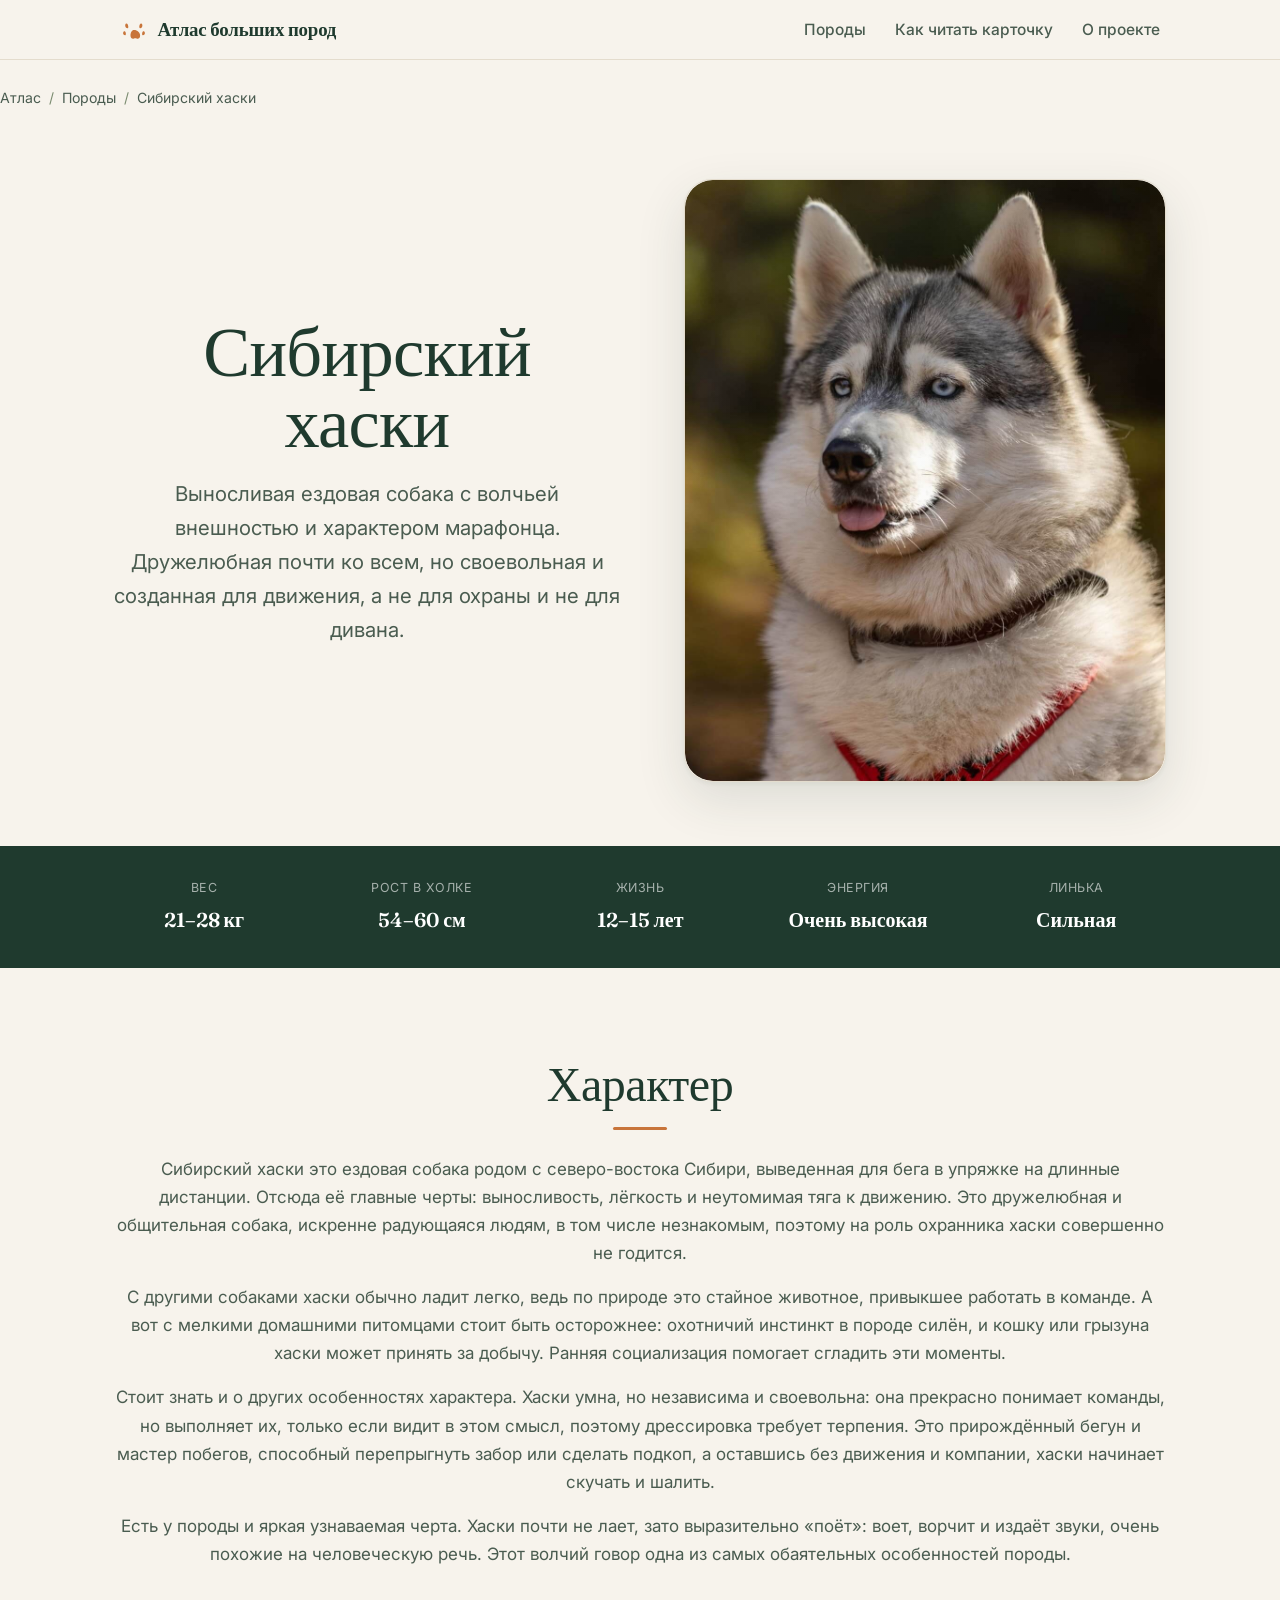
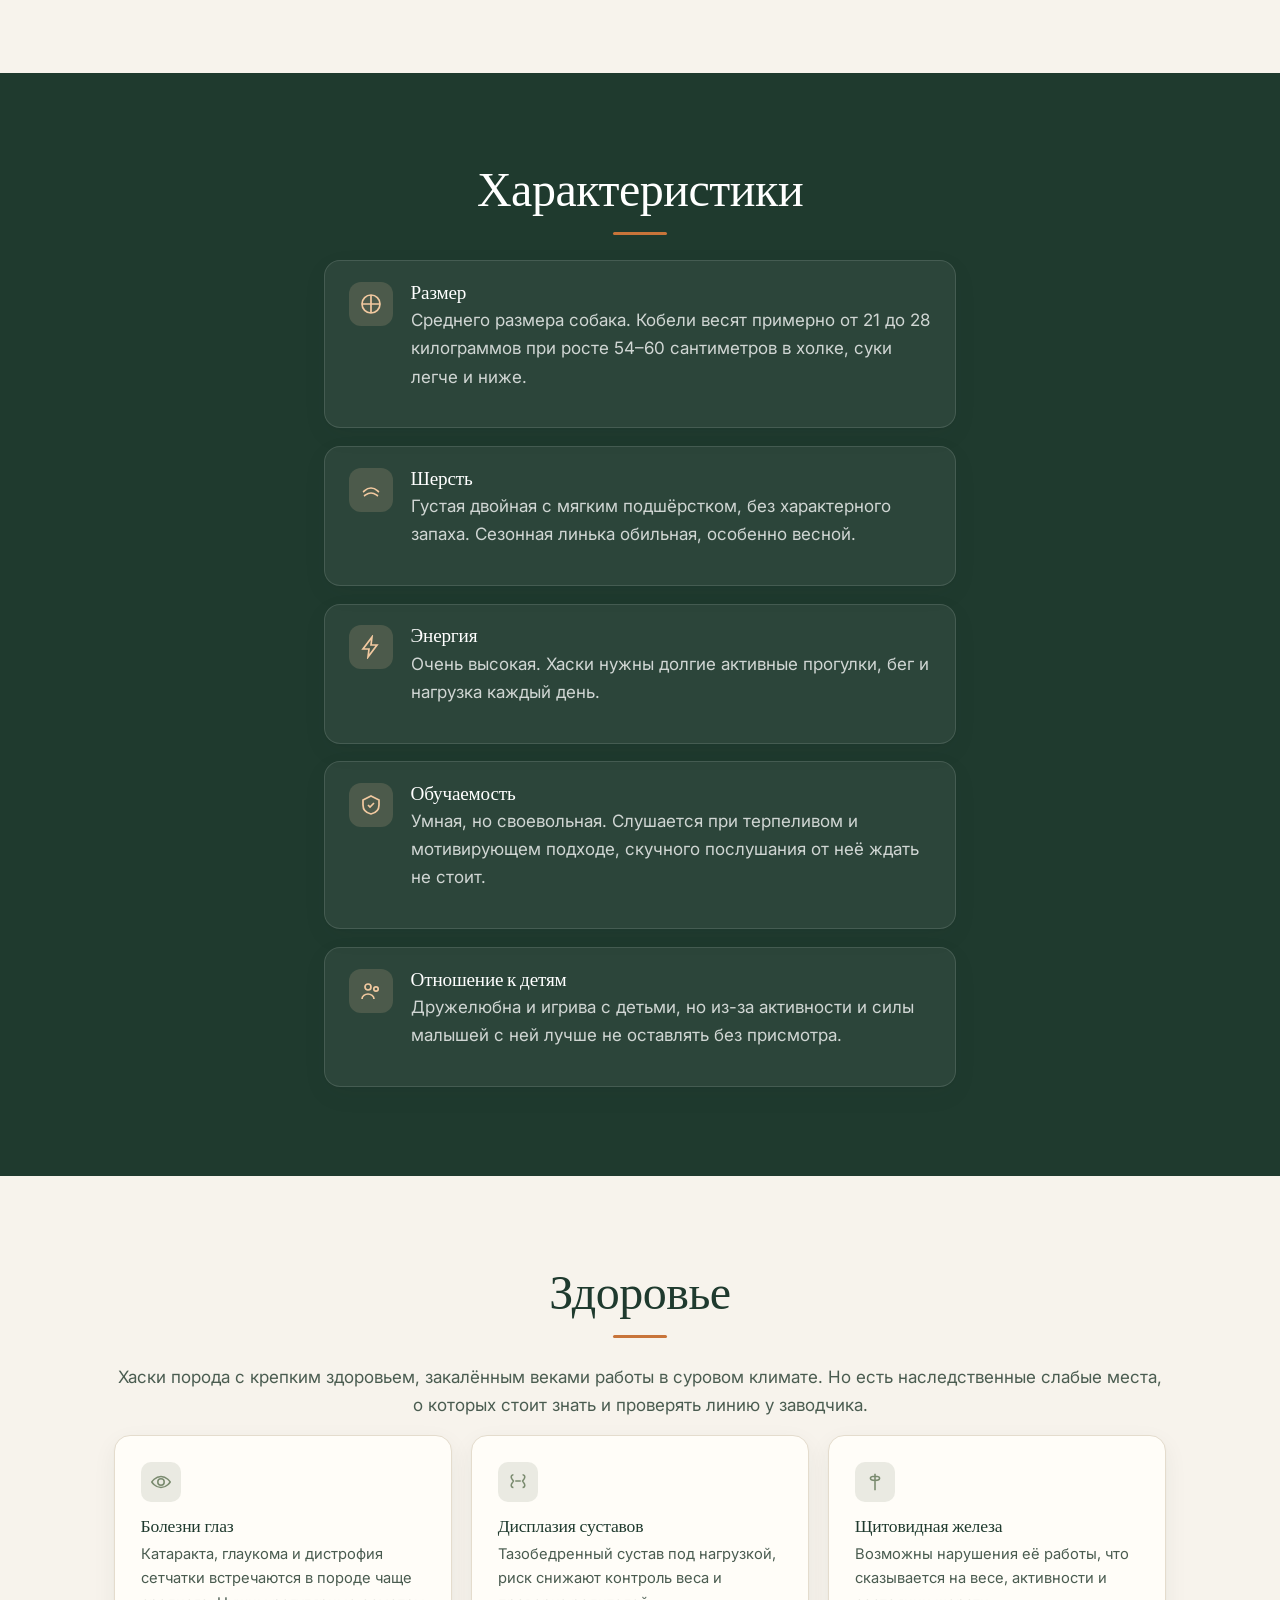
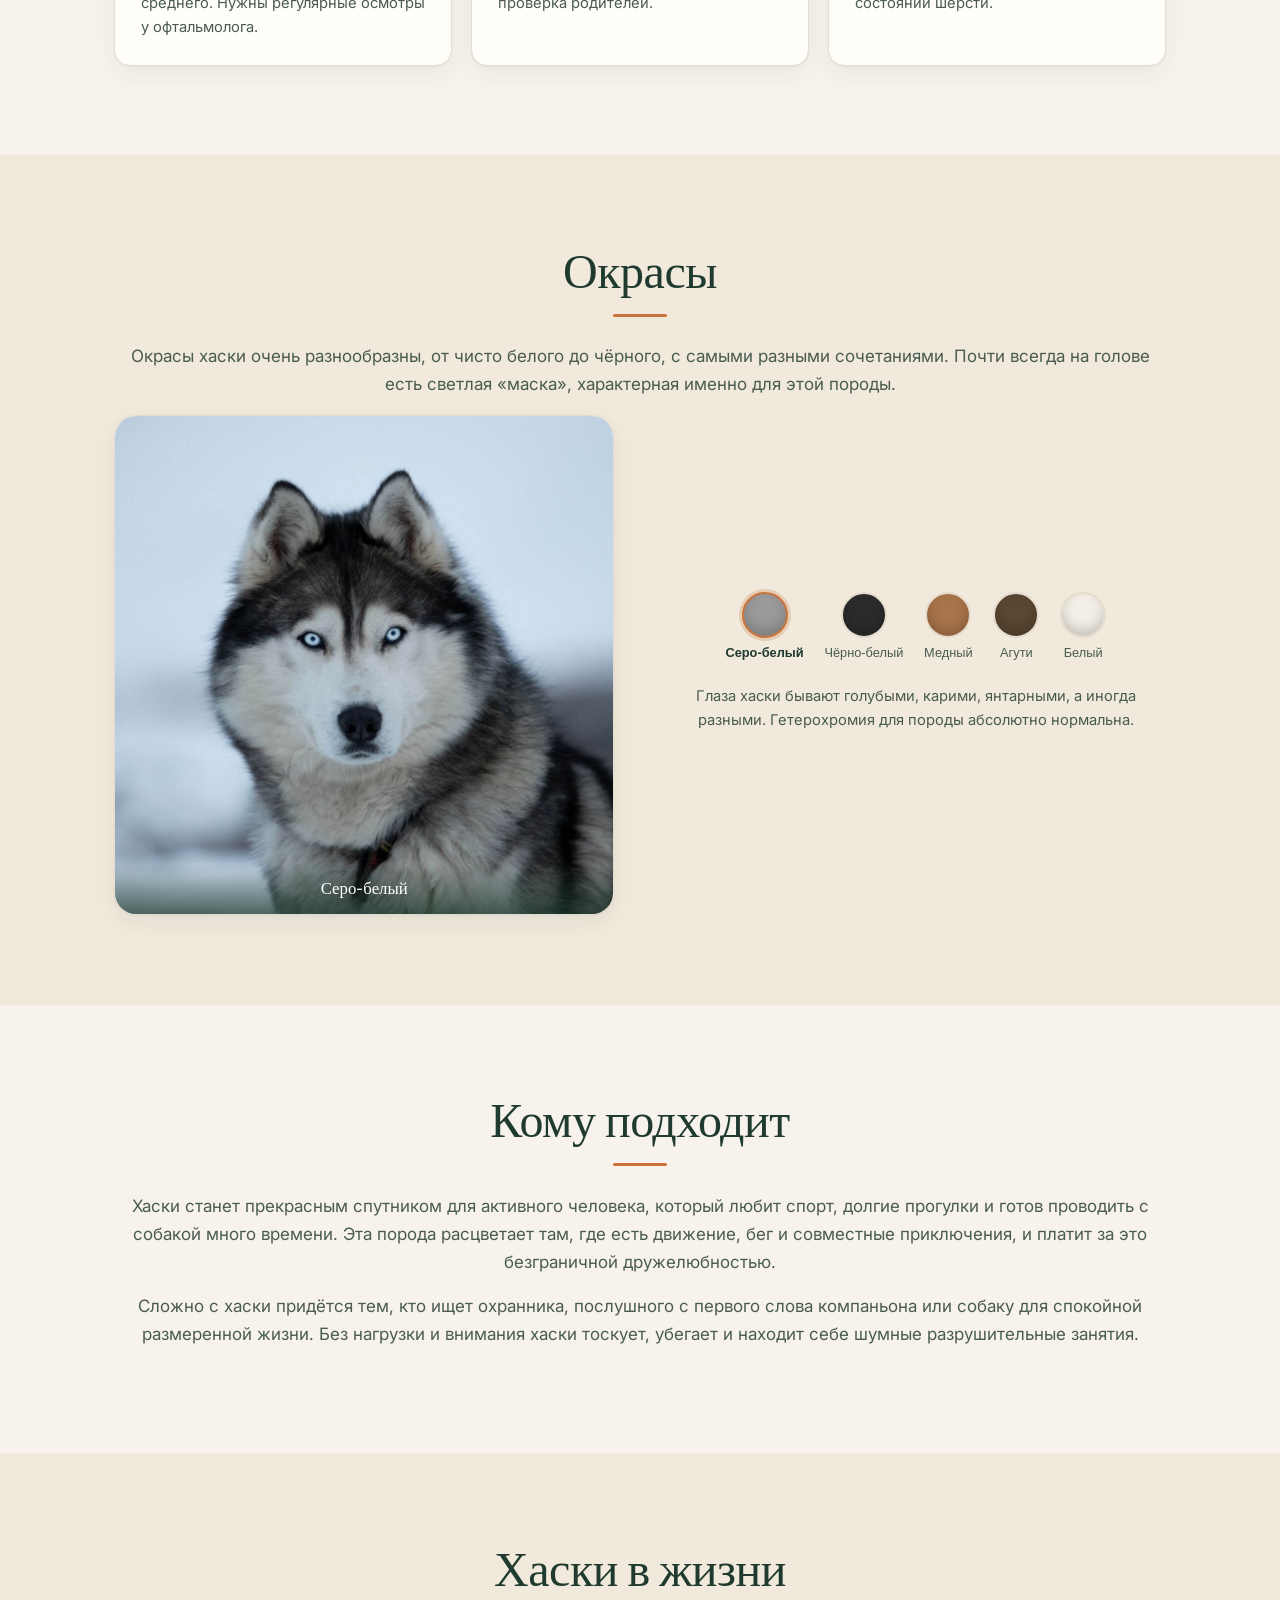
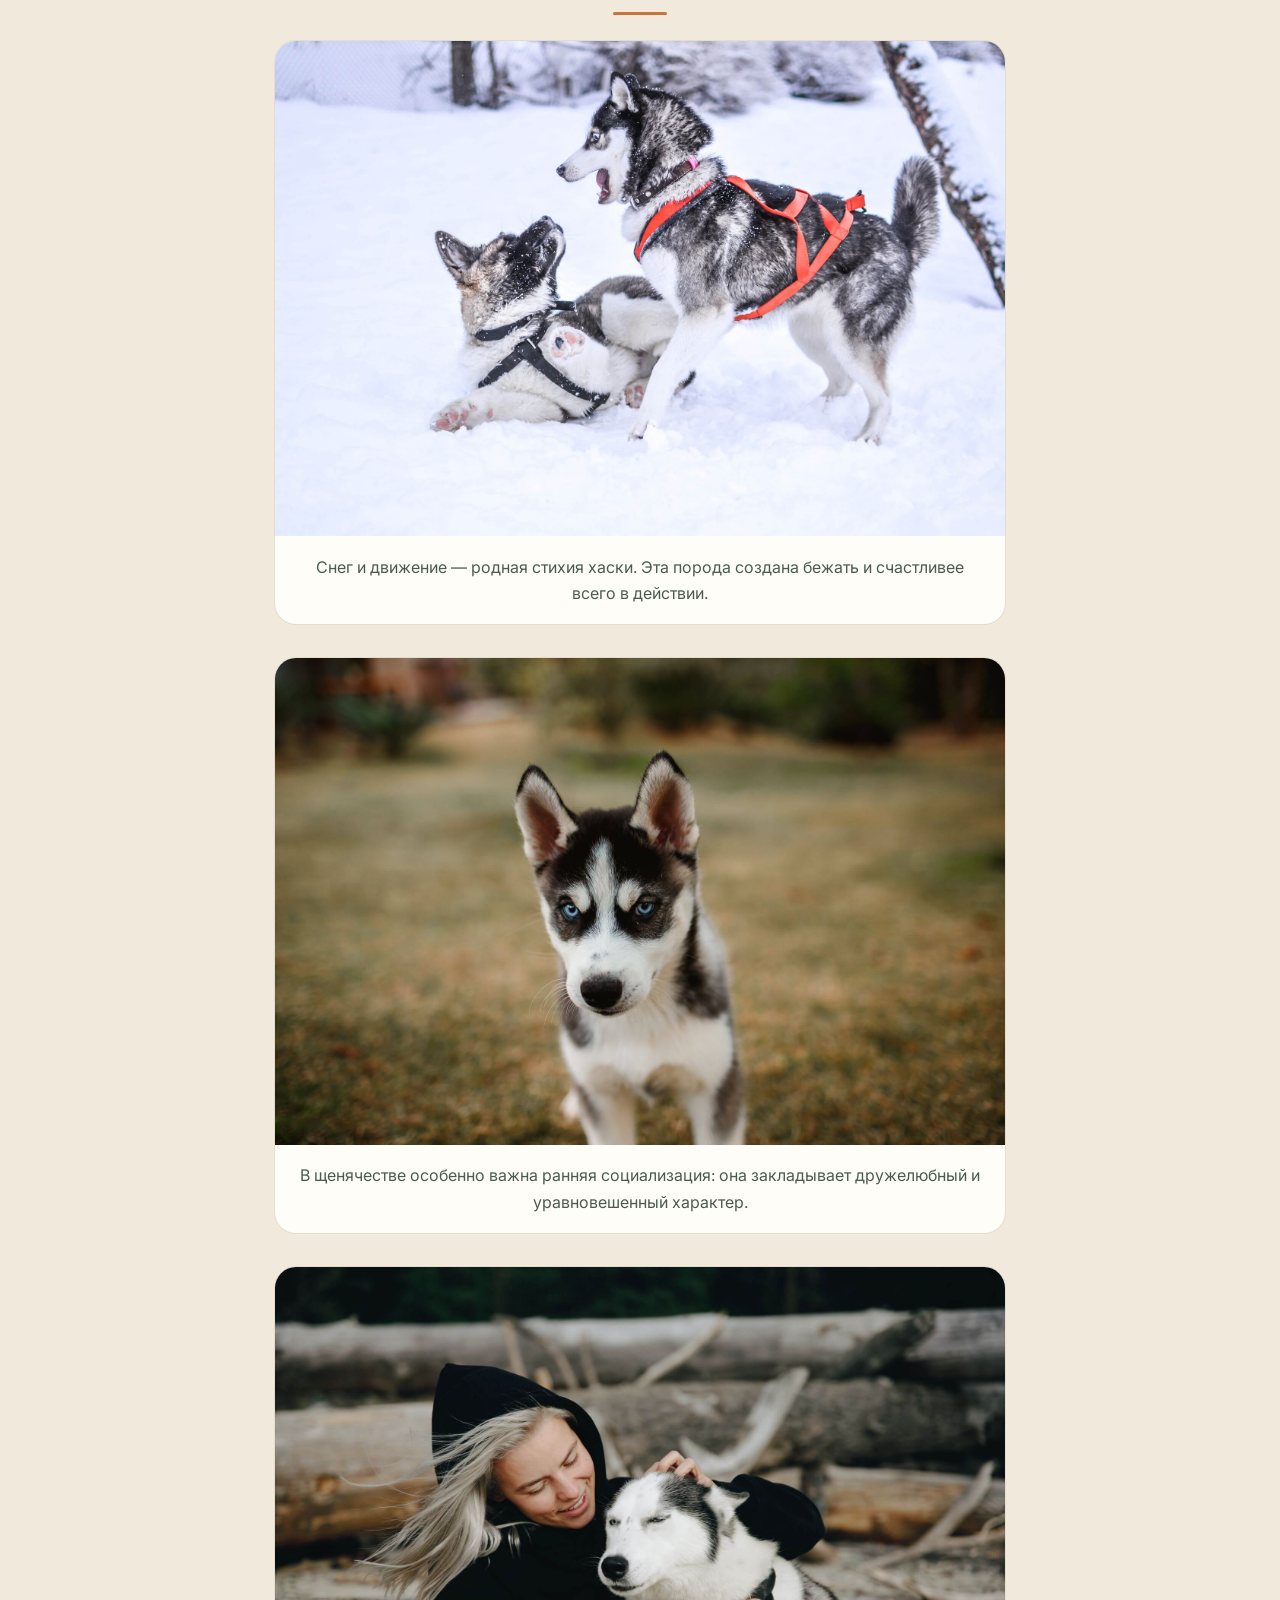
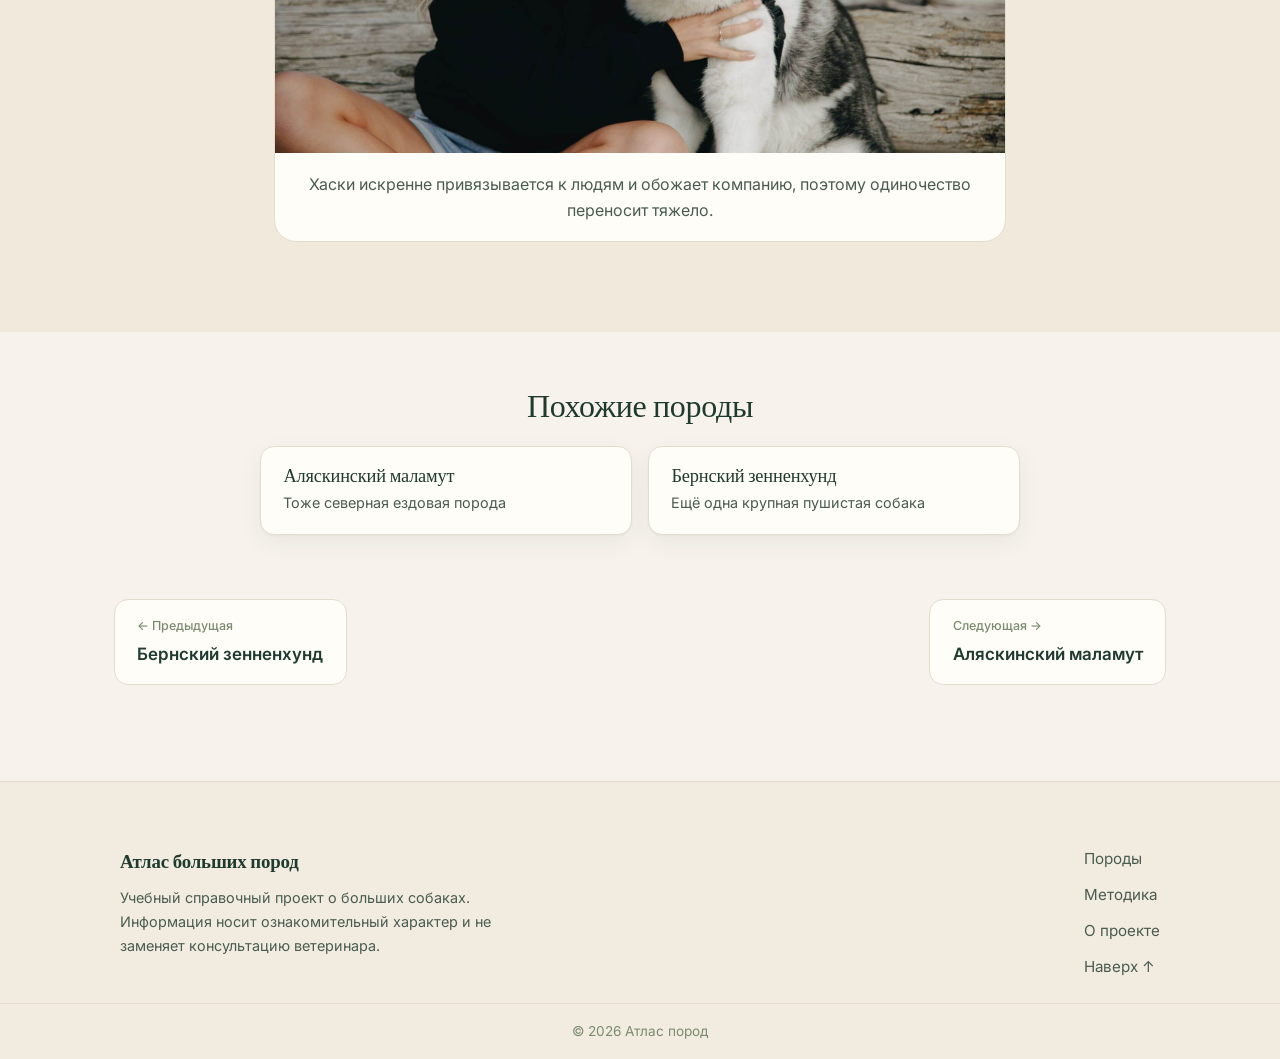
<file: husky.html>
<!DOCTYPE html>
<html lang="ru">
<head>
<meta charset="UTF-8">
<meta name="viewport" content="width=device-width, initial-scale=1.0">
<link rel="icon" type="image/png" href="images/favicon.png">
<link rel="apple-touch-icon" href="images/apple-touch-icon.png">
<meta property="og:image" content="https://bigdogatlas.com/images/og-image.jpg">
<meta property="og:url" content="https://bigdogatlas.com/">
<meta name="twitter:card" content="summary_large_image">
<title>Сибирский хаски — Атлас больших пород собак</title>
<meta name="description" content="Подробная карточка сибирского хаски: характер и темперамент, рост и вес, болезни породы, реальные окрасы с интерактивным переключением и советы по уходу.">

<meta property="og:title" content="Сибирский хаски — характер, здоровье, окрасы">
<meta property="og:description" content="Честная карточка породы: характер, здоровье, окрасы и уход за хаски.">
<meta property="og:type" content="article">

<!-- Структурированные данные: помогает попасть в Google AI Overviews -->
<script type="application/ld+json">
{
  "@context":"https://schema.org",
  "@type":"Article",
  "headline":"Сибирский хаски — характер, здоровье, окрасы",
  "about":"Сибирский хаски",
  "inLanguage":"ru",
  "description":"Характер, характеристики, болезни, окрасы и уход за сибирским хаски."
}
</script>
<script type="application/ld+json">
{
  "@context":"https://schema.org",
  "@type":"FAQPage",
  "mainEntity":[
    {"@type":"Question","name":"Сколько весит сибирский хаски?","acceptedAnswer":{"@type":"Answer","text":"Взрослый сибирский хаски весит примерно 20–28 кг, кобели крупнее сук."}},
    {"@type":"Question","name":"Хаски подходит для квартиры?","acceptedAnswer":{"@type":"Answer","text":"Может жить в квартире при условии нескольких часов активного движения в день, иначе порода скучает и разрушает дом."}},
    {"@type":"Question","name":"Какие болезни бывают у хаски?","acceptedAnswer":{"@type":"Answer","text":"Хаски склонны к дисплазии тазобедренного сустава, наследственным болезням глаз (катаракта, дистрофия роговицы) и кожным аутоиммунным состояниям."}}
  ]
}
</script>

<link rel="preconnect" href="https://fonts.googleapis.com">
<link rel="preconnect" href="https://fonts.gstatic.com" crossorigin>
<link href="https://fonts.googleapis.com/css2?family=Fraunces:ital,opsz,wght@0,9..144,400;0,9..144,500;0,9..144,600;1,9..144,400&family=Inter:wght@400;500;600&display=swap" rel="stylesheet">
<link rel="stylesheet" href="styles.css">
<link rel="stylesheet" href="breed.css">
<style>
/* Блок «Похожие породы» */
.related-breeds{max-width:var(--content,1180px);margin:0 auto;padding:clamp(2rem,5vw,3.5rem) var(--edge,clamp(20px,5vw,72px)) 0}
.related-breeds h2{font-family:'Fraunces',serif;font-size:clamp(1.5rem,3vw,2rem);margin-bottom:1.4rem;text-align:center}
.related-grid{display:grid;grid-template-columns:1fr 1fr;gap:1rem;max-width:760px;margin-inline:auto}
.related-card{display:block;background:var(--bg-card);border:1px solid var(--line);border-radius:14px;padding:1.2rem 1.4rem;box-shadow:var(--shadow);transition:transform .25s var(--ease),box-shadow .25s var(--ease),border-color .25s var(--ease)}
.related-card:hover{transform:translateY(-4px);box-shadow:var(--shadow-lg);border-color:var(--accent)}
.related-card h3{font-family:'Fraunces',serif;font-size:1.15rem;margin-bottom:.3rem;color:var(--ink)}
.related-card p{font-size:.9rem;color:var(--ink-soft);margin:0}
@media (max-width:600px){.related-grid{grid-template-columns:1fr}}
</style>
</head>
<body>

<a class="skip-link" href="#main">К содержанию</a>

<header class="site-header" id="top">
  <nav class="nav" aria-label="Основная навигация">
    <a class="brand" href="index.html">
      <span class="brand-mark" aria-hidden="true">
        <svg viewBox="0 0 32 32" width="28" height="28" fill="none"><path d="M9 14c-2.2 0-3.5-2-3-4 .4-1.6 2-2 3 0 .8 1.6.5 4 0 4zm14 0c-1 0-1.3-2.4-.5-4 1-2 2.6-1.6 3-0 .5 2-0.8 4-2.5 4zM6 22c-2 0-3-2-2.2-3.7.7-1.5 2.2-1 2.7.6.4 1.4.3 3.1-.5 3.1zm20 0c-.8 0-.9-1.7-.5-3.1.5-1.6 2-2.1 2.7-.6C29 20 28 22 26 22zM16 16c4 0 7 3 7 6.5 0 2.8-2.2 4-4 3.2-1.2-.5-2-.5-3 0-1.8.8-4-.4-4-3.2C12 19 13.5 16 16 16z" fill="currentColor"/></svg>
      </span>
      <span class="brand-text">Атлас&nbsp;больших&nbsp;пород</span>
    </a>
    <button class="nav-toggle" aria-expanded="false" aria-controls="nav-links" aria-label="Открыть меню"><span></span><span></span><span></span></button>
    <ul class="nav-links" id="nav-links">
      <li><a href="breeds.html">Породы</a></li>
      <li><a href="index.html#how">Как читать карточку</a></li>
      <li><a href="index.html#about">О проекте</a></li>
    </ul>
  </nav>
</header>

<main id="main" class="breed-page breed-centered breed-premium">

  <nav class="crumbs" aria-label="Хлебные крошки">
    <a href="index.html">Атлас</a><span>/</span><a href="breeds.html">Породы</a><span>/</span> Сибирский хаски
  </nav>

  <!-- Заголовок -->
  <section class="breed-hero">
    <div class="breed-hero-text">
      <h1>Сибирский хаски</h1>
      <p class="lead">Выносливая ездовая собака с волчьей внешностью и характером марафонца. Дружелюбная почти ко всем, но своевольная и созданная для движения, а не для охраны и не для дивана.</p>
    </div>
    <div class="breed-portrait">
      <img src="images/husky-hero.jpg" alt="Сибирский хаски" loading="eager">
    </div>
  </section>

  <!-- Быстрые факты -->
  <div class="facts-band">
    <dl class="facts">
      <div><dt>Вес</dt><dd>21–28 кг</dd></div>
      <div><dt>Рост в холке</dt><dd>54–60 см</dd></div>
      <div><dt>Жизнь</dt><dd>12–15 лет</dd></div>
      <div><dt>Энергия</dt><dd>Очень высокая</dd></div>
      <div><dt>Линька</dt><dd>Сильная</dd></div>
    </dl>
  </div>

  <!-- Характер -->
  <section class="breed-section sec-cream" data-reveal>
    <h2>Характер</h2>
    <p>Сибирский хаски это ездовая собака родом с северо-востока Сибири, выведенная для бега в упряжке на длинные дистанции. Отсюда её главные черты: выносливость, лёгкость и неутомимая тяга к движению. Это дружелюбная и общительная собака, искренне радующаяся людям, в том числе незнакомым, поэтому на роль охранника хаски совершенно не годится.</p>
    <p>С другими собаками хаски обычно ладит легко, ведь по природе это стайное животное, привыкшее работать в команде. А вот с мелкими домашними питомцами стоит быть осторожнее: охотничий инстинкт в породе силён, и кошку или грызуна хаски может принять за добычу. Ранняя социализация помогает сгладить эти моменты.</p>
    <p>Стоит знать и о других особенностях характера. Хаски умна, но независима и своевольна: она прекрасно понимает команды, но выполняет их, только если видит в этом смысл, поэтому дрессировка требует терпения. Это прирождённый бегун и мастер побегов, способный перепрыгнуть забор или сделать подкоп, а оставшись без движения и компании, хаски начинает скучать и шалить.</p>
    <p>Есть у породы и яркая узнаваемая черта. Хаски почти не лает, зато выразительно «поёт»: воет, ворчит и издаёт звуки, очень похожие на человеческую речь. Этот волчий говор одна из самых обаятельных особенностей породы.</p>
  </section>

  <!-- Характеристики -->
  <section class="breed-section sec-dark" data-reveal>
    <h2>Характеристики</h2>
    <div class="spec-list">
      <div class="spec-item"><span class="spec-icon"><svg viewBox="0 0 24 24"><path d="M3 12h18M12 3v18"/><circle cx="12" cy="12" r="9"/></svg></span><div><h3>Размер</h3><p>Среднего размера собака. Кобели весят примерно от 21 до 28 килограммов при росте 54–60 сантиметров в холке, суки легче и ниже.</p></div></div>
      <div class="spec-item"><span class="spec-icon"><svg viewBox="0 0 24 24"><path d="M4 14c2-1 3-4 8-4s6 3 8 4M5 18c2-1 3-3 7-3s5 2 7 3"/></svg></span><div><h3>Шерсть</h3><p>Густая двойная с мягким подшёрстком, без характерного запаха. Сезонная линька обильная, особенно весной.</p></div></div>
      <div class="spec-item"><span class="spec-icon"><svg viewBox="0 0 24 24"><path d="M13 2L4 14h6l-1 8 9-12h-6z"/></svg></span><div><h3>Энергия</h3><p>Очень высокая. Хаски нужны долгие активные прогулки, бег и нагрузка каждый день.</p></div></div>
      <div class="spec-item"><span class="spec-icon"><svg viewBox="0 0 24 24"><path d="M12 3l8 4v5c0 5-3.5 8-8 9-4.5-1-8-4-8-9V7z"/><path d="M9 12l2 2 4-4"/></svg></span><div><h3>Обучаемость</h3><p>Умная, но своевольная. Слушается при терпеливом и мотивирующем подходе, скучного послушания от неё ждать не стоит.</p></div></div>
      <div class="spec-item"><span class="spec-icon"><svg viewBox="0 0 24 24"><circle cx="9" cy="8" r="3"/><circle cx="17" cy="10" r="2.2"/><path d="M3 20c0-3 3-5 6-5s6 2 6 5"/></svg></span><div><h3>Отношение к детям</h3><p>Дружелюбна и игрива с детьми, но из-за активности и силы малышей с ней лучше не оставлять без присмотра.</p></div></div>
    </div>
  </section>

  <!-- Здоровье -->
  <section class="breed-section sec-cream" data-reveal>
    <h2>Здоровье</h2>
    <p>Хаски порода с крепким здоровьем, закалённым веками работы в суровом климате. Но есть наследственные слабые места, о которых стоит знать и проверять линию у заводчика.</p>
    <div class="health-grid">
      <div class="health-card"><span class="health-ico"><svg viewBox="0 0 24 24"><circle cx="12" cy="12" r="3.5"/><path d="M2 12s3.5-6 10-6 10 6 10 6-3.5 6-10 6-10-6-10-6z"/></svg></span><h3>Болезни глаз</h3><p>Катаракта, глаукома и дистрофия сетчатки встречаются в породе чаще среднего. Нужны регулярные осмотры у офтальмолога.</p></div>
      <div class="health-card"><span class="health-ico"><svg viewBox="0 0 24 24"><path d="M7 4c-2 0-3 2-2 4l2 3-2 3c-1 2 0 4 2 4M17 4c2 0 3 2 2 4l-2 3 2 3c1 2 0 4-2 4M9 11h6"/></svg></span><h3>Дисплазия суставов</h3><p>Тазобедренный сустав под нагрузкой, риск снижают контроль веса и проверка родителей.</p></div>
      <div class="health-card"><span class="health-ico"><svg viewBox="0 0 24 24"><path d="M12 3v18M7 8c0-3 10-3 10 0M7 8c0 3 10 3 10 0"/></svg></span><h3>Щитовидная железа</h3><p>Возможны нарушения её работы, что сказывается на весе, активности и состоянии шерсти.</p></div>
    </div>
  </section>

  <!-- Окрасы -->
  <section class="breed-section sec-card" data-reveal>
    <h2>Окрасы</h2>
    <p>Окрасы хаски очень разнообразны, от чисто белого до чёрного, с самыми разными сочетаниями. Почти всегда на голове есть светлая «маска», характерная именно для этой породы.</p>
    <div class="coat-block">
      <div class="coat-preview">
        <img id="coat-photo" src="images/husky-gray.jpg" alt="Сибирский хаски серо-белого окраса" loading="lazy">
        <span id="coat-name"></span>
      </div>
      <div>
        <div class="swatches" role="group" aria-label="Выбор окраса хаски">
          <button class="swatch" data-photo="images/husky-gray.jpg" data-name="Серо-белый"><span class="swatch-chip" style="background:#9a9a9a" aria-hidden="true"></span><span class="swatch-label">Серо-белый</span></button>
          <button class="swatch" data-photo="images/husky-black.jpg" data-name="Чёрно-белый"><span class="swatch-chip" style="background:#2b2b2b" aria-hidden="true"></span><span class="swatch-label">Чёрно-белый</span></button>
          <button class="swatch" data-photo="images/husky-red.jpg" data-name="Медно-рыжий"><span class="swatch-chip" style="background:#a8744a" aria-hidden="true"></span><span class="swatch-label">Медный</span></button>
          <button class="swatch" data-photo="images/husky-agouti.jpg" data-name="Агути (волчий)"><span class="swatch-chip" style="background:#5a4631" aria-hidden="true"></span><span class="swatch-label">Агути</span></button>
          <button class="swatch" data-photo="images/husky-white.jpg" data-name="Чисто белый"><span class="swatch-chip" style="background:#f3efe6" aria-hidden="true"></span><span class="swatch-label">Белый</span></button>
        </div>
        <p style="margin-top:1.2rem;font-size:.92rem">Глаза хаски бывают голубыми, карими, янтарными, а иногда разными. Гетерохромия для породы абсолютно нормальна.</p>
      </div>
    </div>
  </section>

  <!-- Кому подходит -->
  <section class="breed-section sec-cream" data-reveal>
    <h2>Кому подходит</h2>
    <p>Хаски станет прекрасным спутником для активного человека, который любит спорт, долгие прогулки и готов проводить с собакой много времени. Эта порода расцветает там, где есть движение, бег и совместные приключения, и платит за это безграничной дружелюбностью.</p>
    <p>Сложно с хаски придётся тем, кто ищет охранника, послушного с первого слова компаньона или собаку для спокойной размеренной жизни. Без нагрузки и внимания хаски тоскует, убегает и находит себе шумные разрушительные занятия.</p>
  </section>

  <!-- Галерея -->
  <section class="breed-section sec-card" data-reveal>
    <h2>Хаски в жизни</h2>
    <div class="gallery gallery-vertical">
      <figure><img src="images/husky-life-snow.jpg" alt="Хаски в снегу" loading="lazy"><figcaption>Снег и движение — родная стихия хаски. Эта порода создана бежать и счастливее всего в действии.</figcaption></figure>
      <figure><img src="images/husky-life-puppy.jpg" alt="Щенок хаски" loading="lazy"><figcaption>В щенячестве особенно важна ранняя социализация: она закладывает дружелюбный и уравновешенный характер.</figcaption></figure>
      <figure><img src="images/husky-life-family.jpg" alt="Хаски с человеком" loading="lazy"><figcaption>Хаски искренне привязывается к людям и обожает компанию, поэтому одиночество переносит тяжело.</figcaption></figure>
    </div>
  </section>

  <!-- Навигация между породами -->
  <section class="related-breeds" aria-label="Похожие породы">
    <h2>Похожие породы</h2>
    <div class="related-grid"><a class="related-card" href="malamute.html"><h3>Аляскинский маламут</h3><p>Тоже северная ездовая порода</p></a><a class="related-card" href="bernese.html"><h3>Бернский зенненхунд</h3><p>Ещё одна крупная пушистая собака</p></a></div>
  </section>

  <nav class="breed-nav" aria-label="Другие породы">
    <a href="bernese.html"><small>← Предыдущая</small>Бернский зенненхунд</a>
    <a href="malamute.html"><small>Следующая →</small>Аляскинский маламут</a>
  </nav>

</main>

<footer class="site-footer">
  <div class="footer-inner">
    <div>
      <span class="brand-text">Атлас&nbsp;больших&nbsp;пород</span>
      <p class="footer-note">Учебный справочный проект о больших собаках. Информация носит ознакомительный характер и не заменяет консультацию ветеринара.</p>
    </div>
    <nav aria-label="Подвал">
      <a href="breeds.html">Породы</a>
      <a href="index.html#how">Методика</a>
      <a href="index.html#about">О проекте</a>
      <a href="#top">Наверх ↑</a>
    </nav>
  </div>
  <p class="footer-copy">© 2026 Атлас пород</p>
</footer>

<script src="script.js"></script>
</body>
</html>
</file>
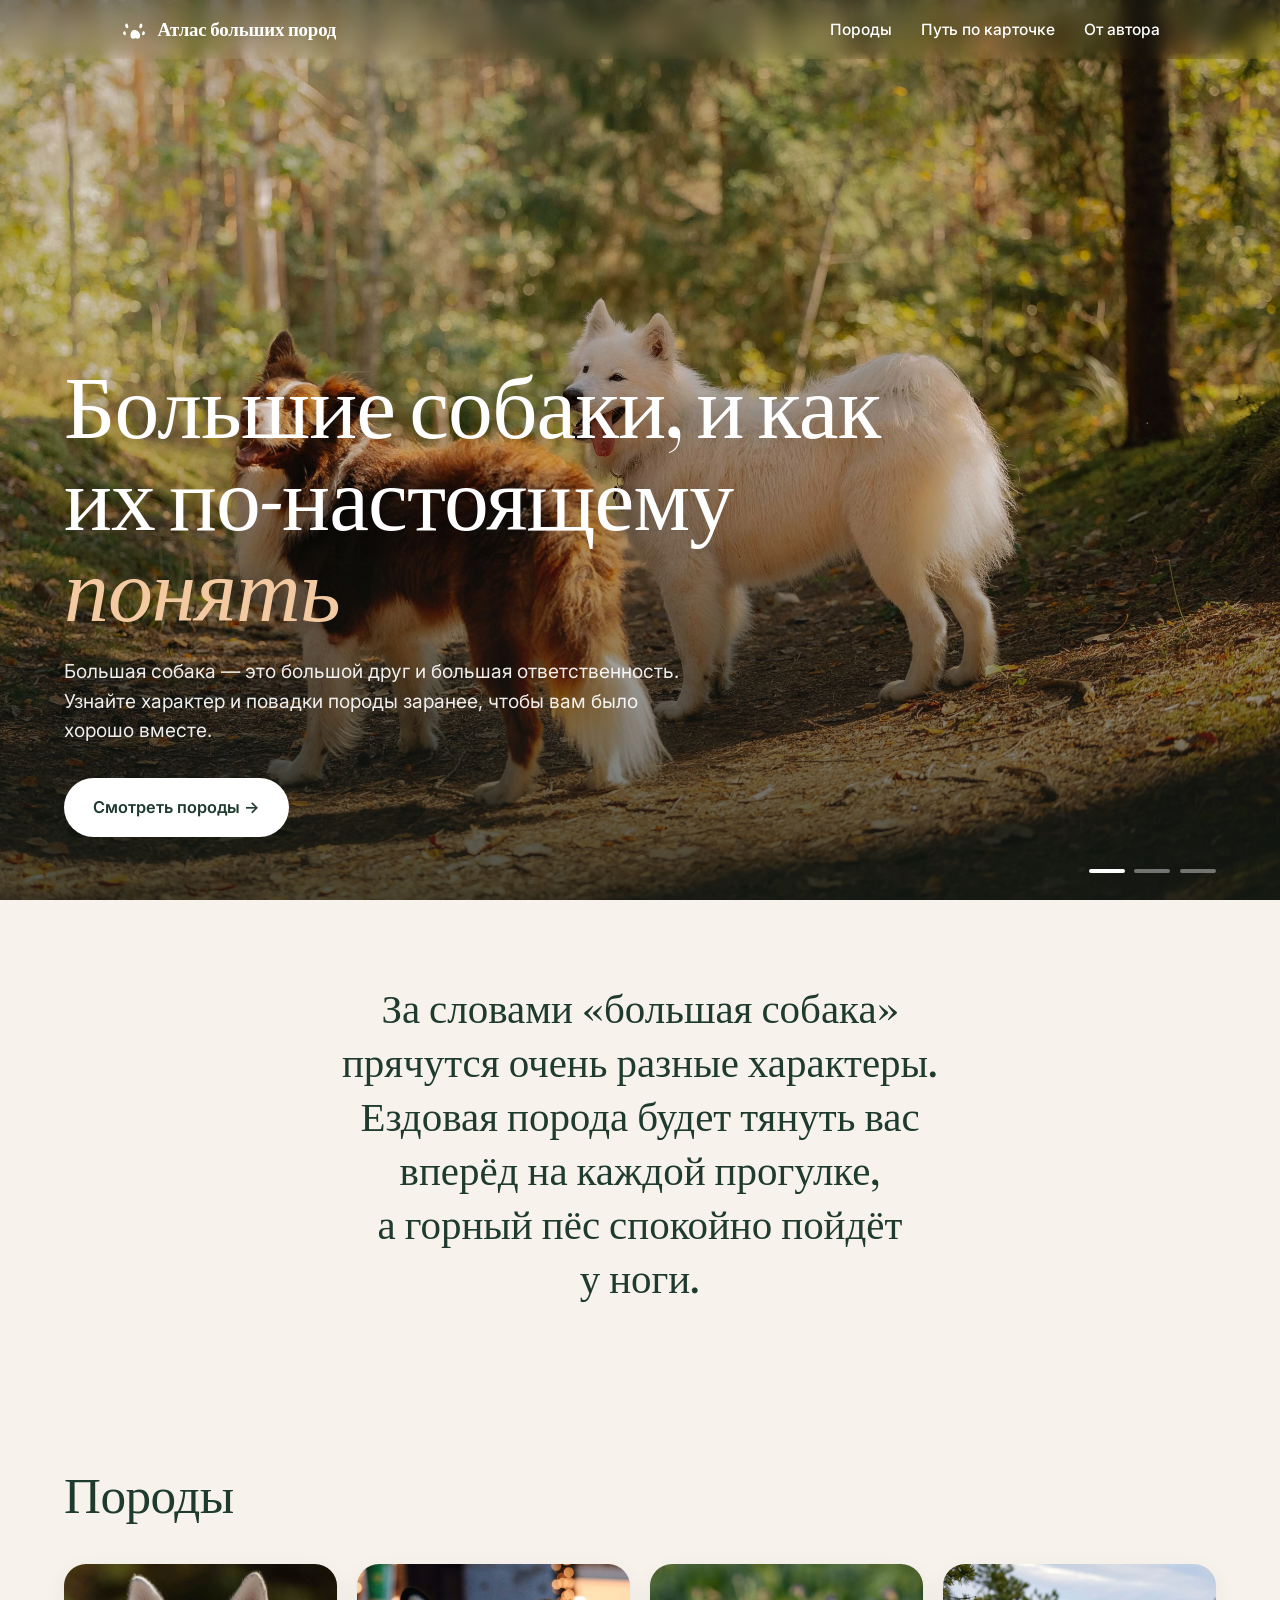
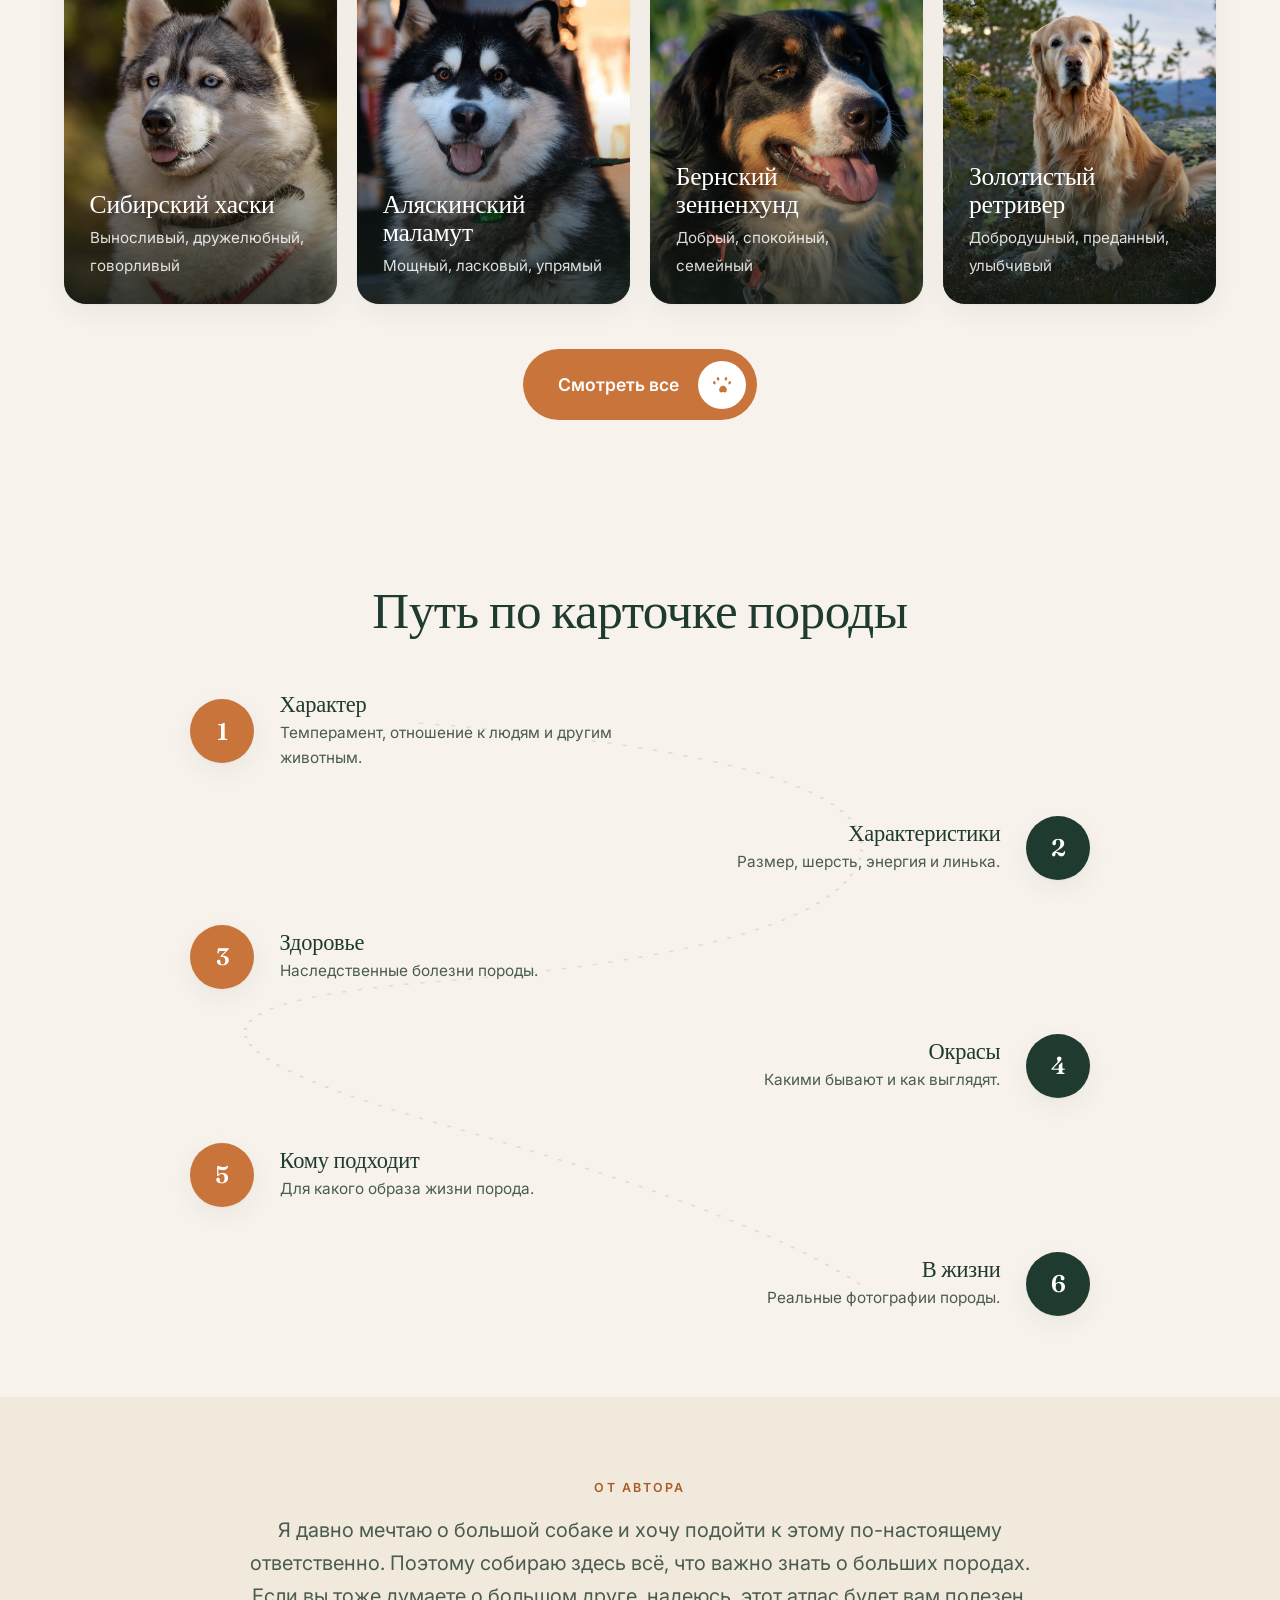
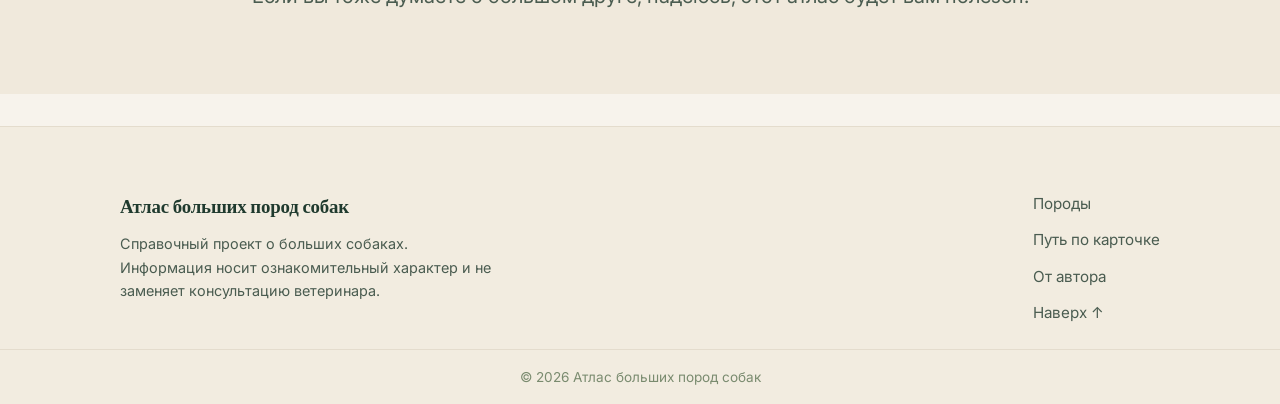
<file: index-old.html>
<!DOCTYPE html>
<html lang="ru">
<head>
<meta charset="UTF-8">
<meta name="viewport" content="width=device-width, initial-scale=1.0">
<link rel="icon" type="image/png" href="images/favicon.png">
<link rel="apple-touch-icon" href="images/apple-touch-icon.png">
<meta property="og:image" content="https://bigdogatlas.com/images/og-image.jpg">
<meta name="twitter:card" content="summary_large_image">
<title>Атлас больших пород собак</title>
<meta name="description" content="Атлас больших пород собак: характер, повадки, здоровье и окрасы. Подробные карточки хаски, маламута, бернского зенненхунда, голдена, овчарок, лабрадора и дога.">

<meta property="og:title" content="Атлас больших пород собак">
<meta property="og:description" content="Характер, повадки, здоровье и окрасы больших пород. Узнайте собаку до того, как она появится в доме.">
<meta property="og:type" content="website">

<script type="application/ld+json">
{
  "@context": "https://schema.org",
  "@type": "WebSite",
  "name": "Атлас больших пород собак",
  "description": "Справочник больших пород собак: характер, повадки, здоровье и окрасы",
  "inLanguage": "ru"
}
</script>

<link rel="preconnect" href="https://fonts.googleapis.com">
<link rel="preconnect" href="https://fonts.gstatic.com" crossorigin>
<link href="https://fonts.googleapis.com/css2?family=Fraunces:ital,opsz,wght@0,9..144,400;0,9..144,500;0,9..144,600;1,9..144,400&family=Inter:wght@400;500;600&display=swap" rel="stylesheet">
<link rel="stylesheet" href="styles.css">
<link rel="stylesheet" href="home.css">
<style>
/* Мобильное меню на главной при раскрытии: гарантируем читаемость.
   Фон уже задаёт styles.css (var(--bg)), но home.css красит текст белым
   для hero — перебиваем его тёмным, когда меню открыто. */
@media (max-width:768px){
  .home .site-header-overlay .nav-links.open{
    background:var(--bg);
  }
  .home .site-header-overlay .nav-links.open a,
  .home .site-header-overlay.is-stuck .nav-links.open a{
    color:var(--ink);
  }
  .home .site-header-overlay .nav-links.open a:hover{
    color:var(--accent);
  }
}
</style>
</head>
<body class="home">

<a class="skip-link" href="#main">К содержанию</a>

<header class="site-header site-header-overlay" id="top">
  <nav class="nav" aria-label="Основная навигация">
    <a class="brand" href="index.html">
      <span class="brand-mark" aria-hidden="true">
        <svg viewBox="0 0 32 32" width="28" height="28" fill="none">
          <path d="M9 14c-2.2 0-3.5-2-3-4 .4-1.6 2-2 3 0 .8 1.6.5 4 0 4zm14 0c-1 0-1.3-2.4-.5-4 1-2 2.6-1.6 3-0 .5 2-0.8 4-2.5 4zM6 22c-2 0-3-2-2.2-3.7.7-1.5 2.2-1 2.7.6.4 1.4.3 3.1-.5 3.1zm20 0c-.8 0-.9-1.7-.5-3.1.5-1.6 2-2.1 2.7-.6C29 20 28 22 26 22zM16 16c4 0 7 3 7 6.5 0 2.8-2.2 4-4 3.2-1.2-.5-2-.5-3 0-1.8.8-4-.4-4-3.2C12 19 13.5 16 16 16z" fill="currentColor"/>
        </svg>
      </span>
      <span class="brand-text">Атлас&nbsp;больших&nbsp;пород</span>
    </a>
    <button class="nav-toggle" aria-expanded="false" aria-controls="nav-links" aria-label="Открыть меню">
      <span></span><span></span><span></span>
    </button>
    <ul class="nav-links" id="nav-links">
      <li><a href="breeds.html">Породы</a></li>
      <li><a href="#how">Путь по карточке</a></li>
      <li><a href="#about">От автора</a></li>
    </ul>
  </nav>
</header>

<main id="main">

  <!-- HERO: полноэкранная фото-карусель -->
  <section class="hero-full" aria-label="Большие породы собак">
    <div class="hero-slides">
      <div class="hero-slide active" style="background-image:url('images/hero-1.jpg')"></div>
      <div class="hero-slide" style="background-image:url('images/hero-2.jpg')"></div>
      <div class="hero-slide" style="background-image:url('images/hero-3.jpg')"></div>
    </div>
    <div class="hero-content">
      <h1>Большие собаки, и&nbsp;как их по-настоящему <em>понять</em></h1>
      <p class="hero-lead-full">Большая собака — это большой друг и большая ответственность. Узнайте характер и повадки породы заранее, чтобы вам было хорошо вместе.</p>
      <a class="hero-cta" href="#breeds">Смотреть породы →</a>
    </div>
    <div class="hero-dots" role="tablist" aria-label="Слайды">
      <button class="hero-dot active" aria-label="Слайд 1"></button>
      <button class="hero-dot" aria-label="Слайд 2"></button>
      <button class="hero-dot" aria-label="Слайд 3"></button>
    </div>
  </section>

  <!-- ВСТУПЛЕНИЕ -->
  <section class="home-section intro">
    <div class="home-narrow">
      <p data-reveal>За&nbsp;словами «большая собака» прячутся очень разные характеры. Ездовая порода будет тянуть вас вперёд на&nbsp;каждой прогулке, а&nbsp;горный пёс спокойно пойдёт у&nbsp;ноги.</p>
    </div>
  </section>

  <!-- ПОРОДЫ -->
  <section class="home-section home-breeds" id="breeds">
    <div class="home-narrow">
      <h2 class="home-h2" data-reveal>Породы</h2>
      <div class="breed-cards">
        <a class="breed-photo-card" href="husky.html" data-reveal>
          <img src="images/husky-hero.jpg" alt="Сибирский хаски">
          <span class="breed-card-body">
            <h3>Сибирский хаски</h3>
            <span>Выносливый, дружелюбный, говорливый</span>
          </span>
        </a>
        <a class="breed-photo-card" href="malamute.html" data-reveal>
          <img src="images/malamute-hero.jpg" alt="Аляскинский маламут">
          <span class="breed-card-body">
            <h3>Аляскинский маламут</h3>
            <span>Мощный, ласковый, упрямый</span>
          </span>
        </a>
        <a class="breed-photo-card" href="bernese.html" data-reveal>
          <img src="images/bernese-hero.jpg" alt="Бернский зенненхунд">
          <span class="breed-card-body">
            <h3>Бернский зенненхунд</h3>
            <span>Добрый, спокойный, семейный</span>
          </span>
        </a>
        <a class="breed-photo-card" href="golden.html" data-reveal>
          <img src="images/golden-hero.jpg" alt="Золотистый ретривер">
          <span class="breed-card-body">
            <h3>Золотистый ретривер</h3>
            <span>Добродушный, преданный, улыбчивый</span>
          </span>
        </a>
      </div>
      <div class="see-all-wrap" data-reveal>
        <a class="see-all" href="breeds.html">
          Смотреть все
          <span class="paw" aria-hidden="true">
            <svg viewBox="0 0 24 24"><path d="M5.5 11.5c-1.2 0-2-1.1-1.7-2.3.3-1 1.4-1.3 2-.2.5.9.4 2.5-.3 2.5zm13 0c-.7 0-.8-1.6-.3-2.5.6-1.1 1.7-.8 2 .2.3 1.2-.5 2.3-1.7 2.3zM8.5 8c-1.1 0-1.6-1.4-1.2-2.6.4-1.1 1.6-1 2.1.2.4 1.2.1 2.4-.9 2.4zm7 0c-1 0-1.3-1.2-.9-2.4.5-1.2 1.7-1.3 2.1-.2.4 1.2-.1 2.6-1.2 2.6zM12 12.5c2.5 0 4.5 1.9 4.5 4.2 0 1.8-1.4 2.6-2.6 2-.8-.3-1.3-.3-1.9 0-1.2.6-2.6-.2-2.6-2 0-2.3 2-4.2 4.6-4.2z"/></svg>
          </span>
        </a>
      </div>
    </div>
  </section>

  <!-- ЗМЕЙКА: путь по карточке -->
  <section class="home-section snake-section" id="how">
    <h2 class="home-h2" data-reveal>Путь по&nbsp;карточке породы</h2>
    <div class="snake">
      <svg class="snake-path" viewBox="0 0 900 1200" preserveAspectRatio="none" aria-hidden="true">
        <path d="M 230 60 Q 700 130 670 320 Q 640 500 230 560 Q -120 620 230 820 Q 560 1000 670 1140"
              fill="none" stroke="var(--line)" stroke-width="3" stroke-dasharray="2 14" stroke-linecap="round"/>
      </svg>
      <div class="snake-steps">
        <div class="snake-step" data-reveal><span class="snake-num">1</span><div class="snake-text"><h3>Характер</h3><p>Темперамент, отношение к людям и другим животным.</p></div></div>
        <div class="snake-step" data-reveal><span class="snake-num">2</span><div class="snake-text"><h3>Характеристики</h3><p>Размер, шерсть, энергия и линька.</p></div></div>
        <div class="snake-step" data-reveal><span class="snake-num">3</span><div class="snake-text"><h3>Здоровье</h3><p>Наследственные болезни породы.</p></div></div>
        <div class="snake-step" data-reveal><span class="snake-num">4</span><div class="snake-text"><h3>Окрасы</h3><p>Какими бывают и как выглядят.</p></div></div>
        <div class="snake-step" data-reveal><span class="snake-num">5</span><div class="snake-text"><h3>Кому подходит</h3><p>Для какого образа жизни порода.</p></div></div>
        <div class="snake-step" data-reveal><span class="snake-num">6</span><div class="snake-text"><h3>В жизни</h3><p>Реальные фотографии породы.</p></div></div>
      </div>
    </div>
  </section>

  <!-- ОТ АВТОРА -->
  <section class="home-section author-section" id="about">
    <div class="home-narrow">
      <span class="eyebrow" data-reveal>От автора</span>
      <p data-reveal>Я давно мечтаю о&nbsp;большой собаке и&nbsp;хочу подойти к&nbsp;этому по-настоящему ответственно. Поэтому собираю здесь всё, что важно знать о&nbsp;больших породах. Если вы тоже думаете о&nbsp;большом друге, надеюсь, этот атлас будет вам полезен.</p>
    </div>
  </section>

</main>

<footer class="site-footer">
  <div class="footer-inner">
    <div>
      <span class="brand-text">Атлас&nbsp;больших&nbsp;пород&nbsp;собак</span>
      <p class="footer-note">Справочный проект о больших собаках. Информация носит ознакомительный характер и не заменяет консультацию ветеринара.</p>
    </div>
    <nav aria-label="Подвал">
      <a href="breeds.html">Породы</a>
      <a href="#how">Путь по карточке</a>
      <a href="#about">От автора</a>
      <a href="#top">Наверх ↑</a>
    </nav>
  </div>
  <p class="footer-copy">© 2026 Атлас больших пород собак</p>
</footer>

<script src="script.js"></script>
<script>
/* Hero-карусель: автосмена + точки */
(function(){
  const slides = document.querySelectorAll('.hero-slide');
  const dots = document.querySelectorAll('.hero-dot');
  if(!slides.length) return;
  let i = 0, timer;
  function show(n){
    i = (n + slides.length) % slides.length;
    slides.forEach((s,idx)=>s.classList.toggle('active', idx===i));
    dots.forEach((d,idx)=>d.classList.toggle('active', idx===i));
  }
  function next(){ show(i+1); }
  function start(){ timer = setInterval(next, 5000); }
  function reset(){ clearInterval(timer); start(); }
  dots.forEach((d,idx)=>d.addEventListener('click',()=>{ show(idx); reset(); }));
  const reduce = window.matchMedia('(prefers-reduced-motion: reduce)').matches;
  if(!reduce) start();
})();

/* Липкая шапка: прозрачная на обложке, светлая при прокрутке */
(function(){
  const header = document.querySelector('.site-header-overlay');
  const hero = document.querySelector('.hero-full');
  if(!header || !hero) return;
  function onScroll(){
    // переключаем, когда прокрутили примерно на высоту обложки минус шапка
    const trigger = hero.offsetHeight - 90;
    if(window.scrollY > trigger) header.classList.add('is-stuck');
    else header.classList.remove('is-stuck');
  }
  window.addEventListener('scroll', onScroll, {passive:true});
  onScroll();
})();
</script>
</body>
</html>
</file>
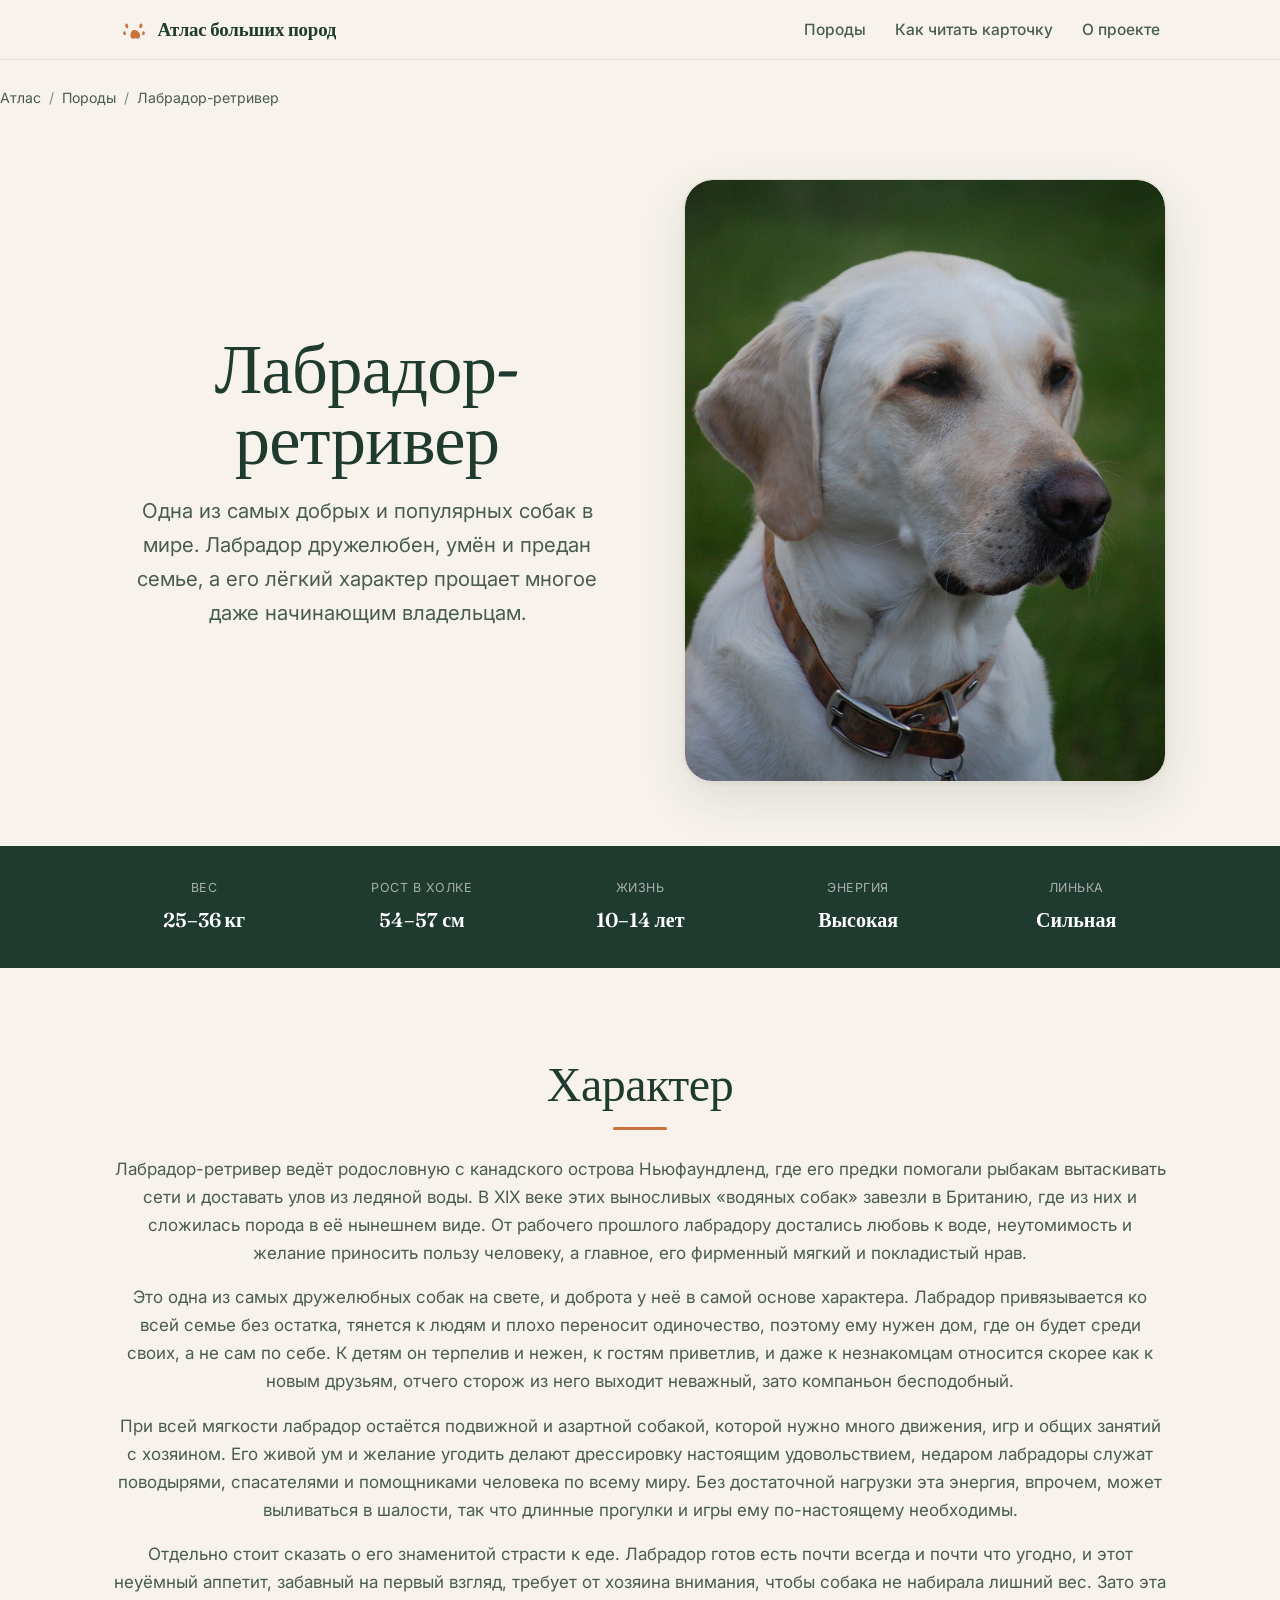
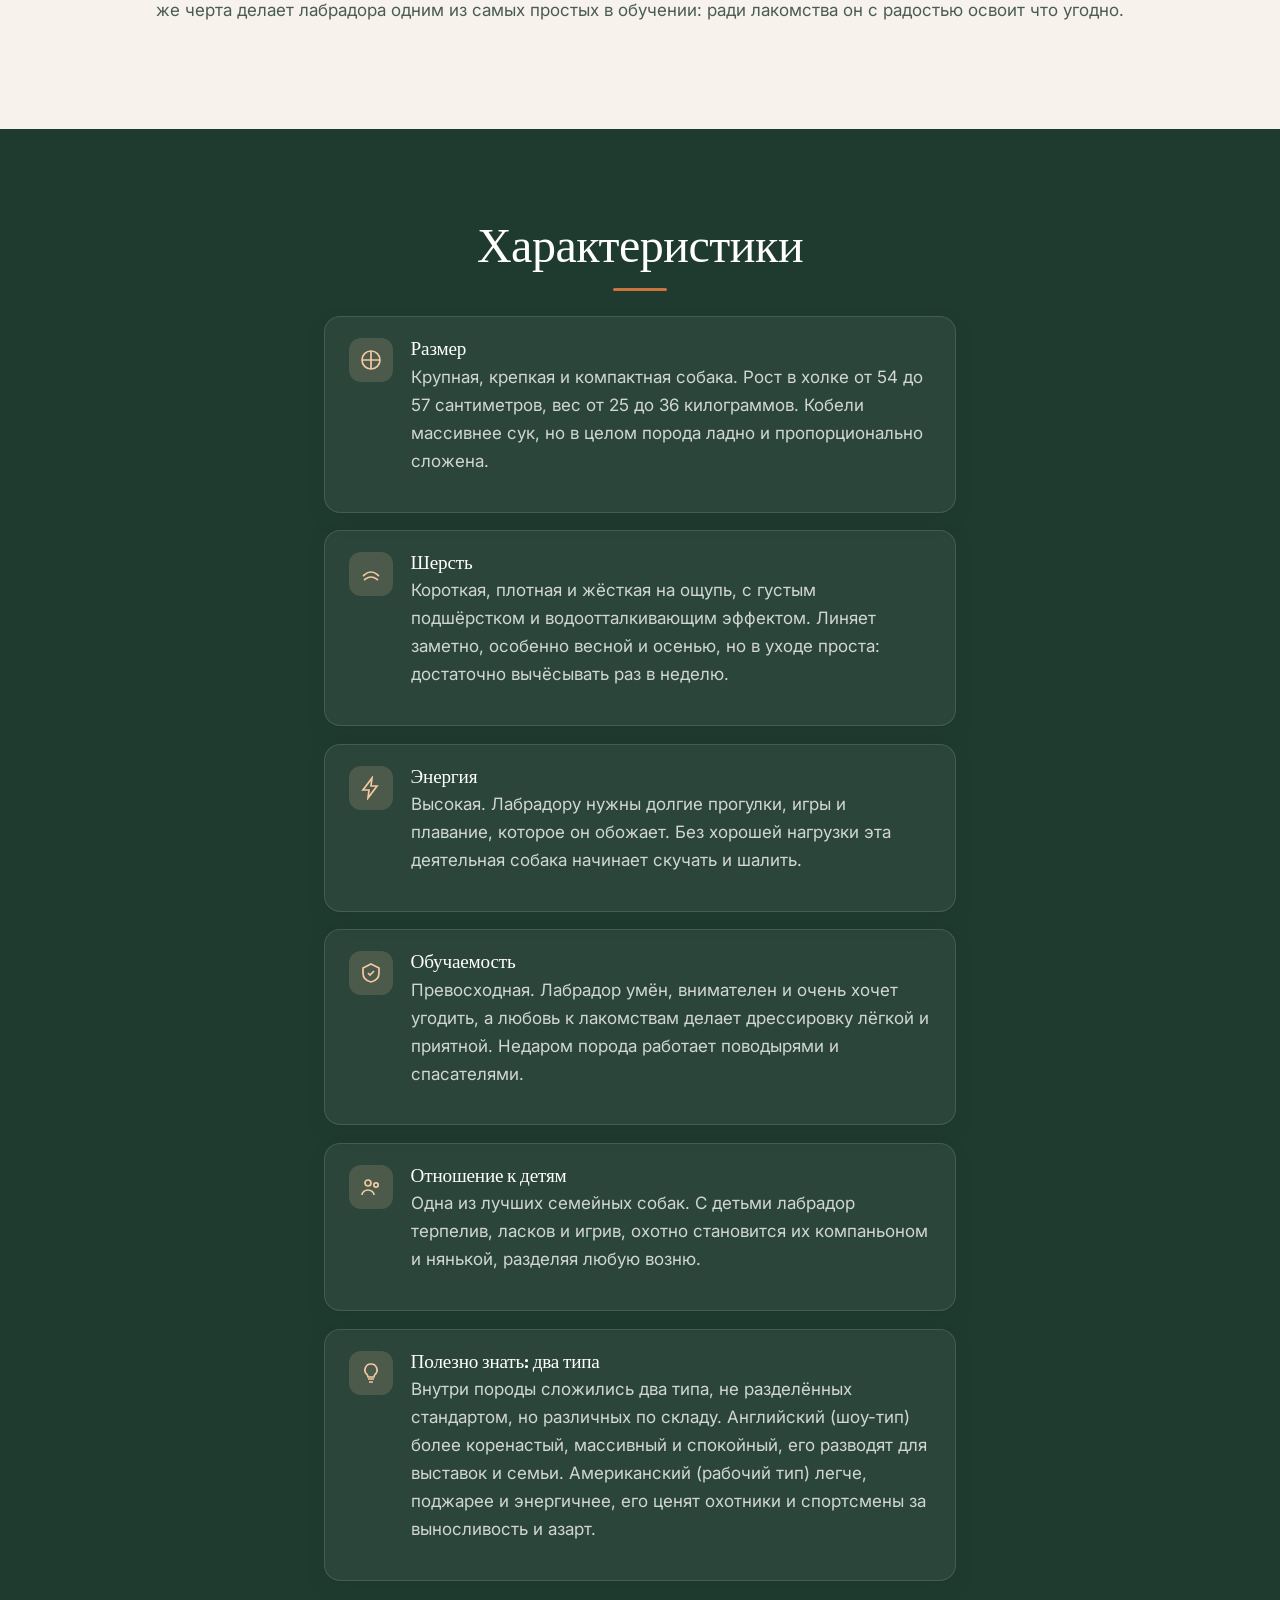
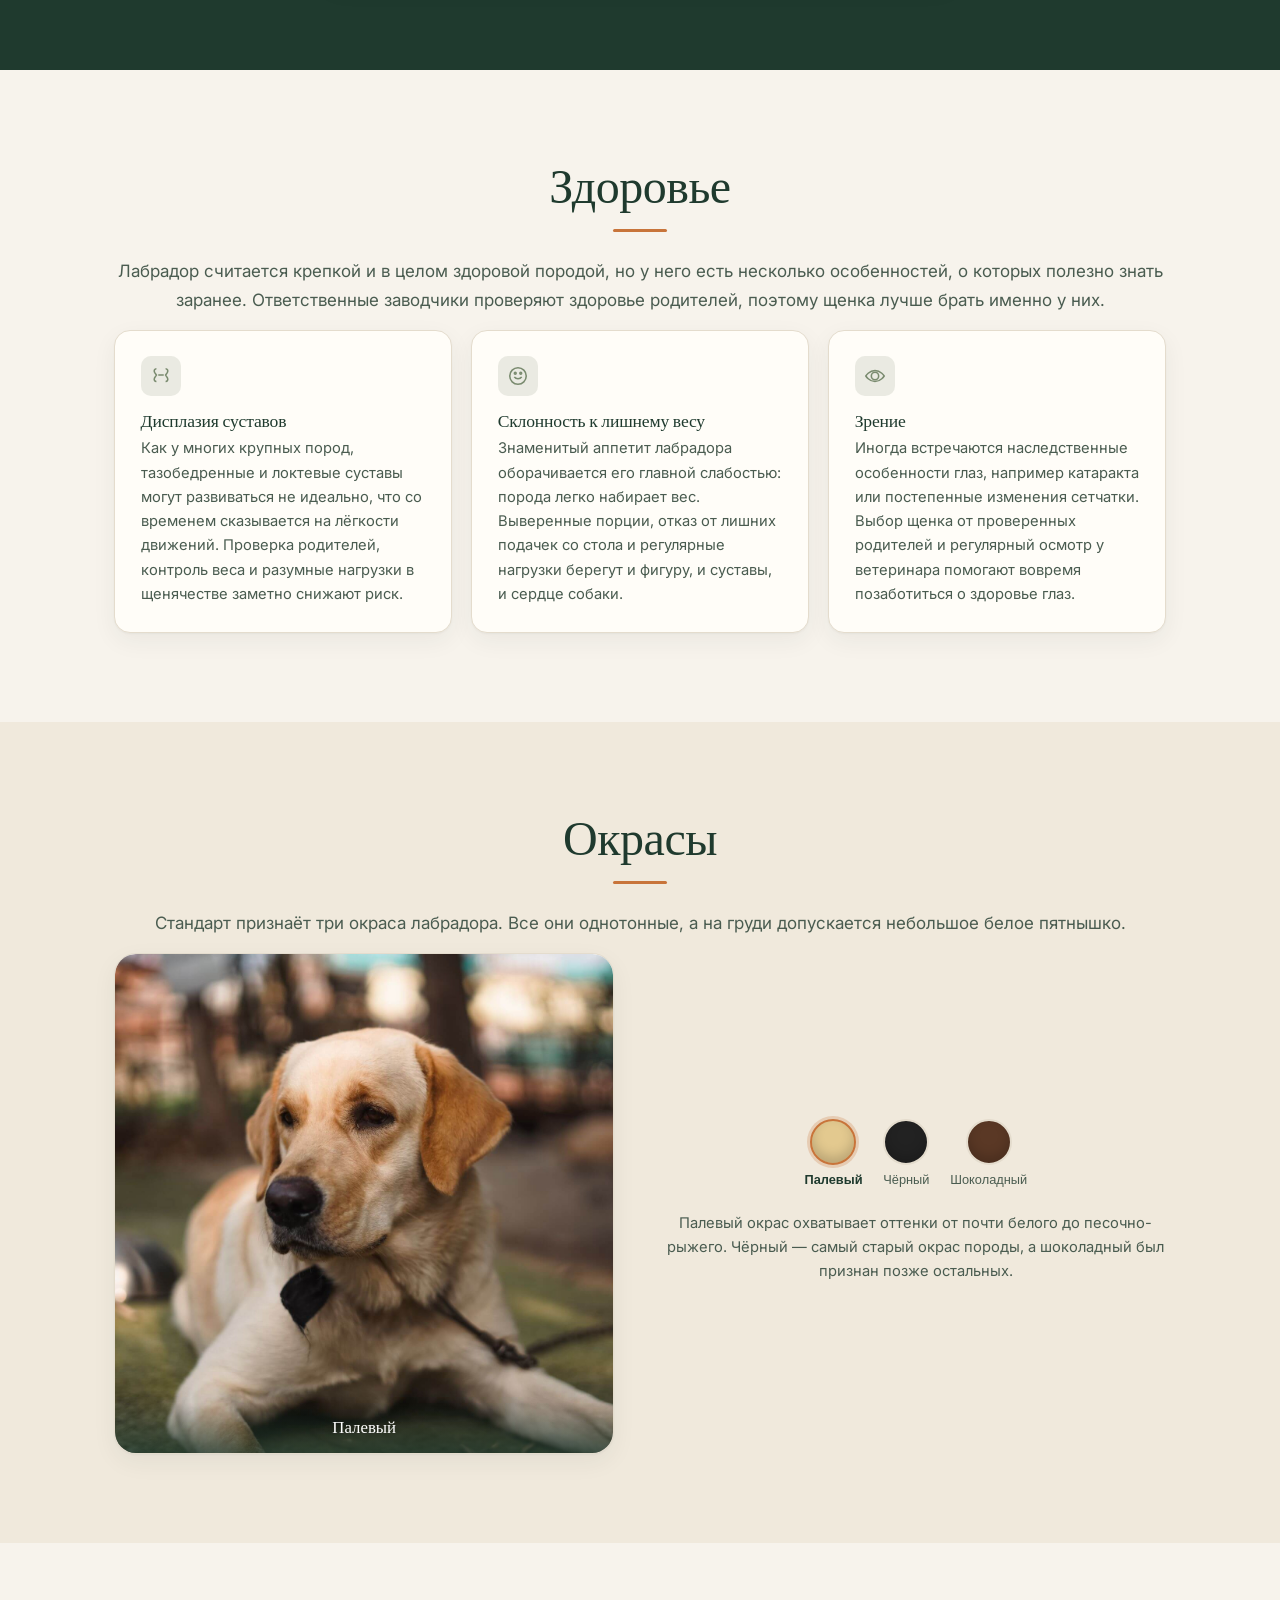
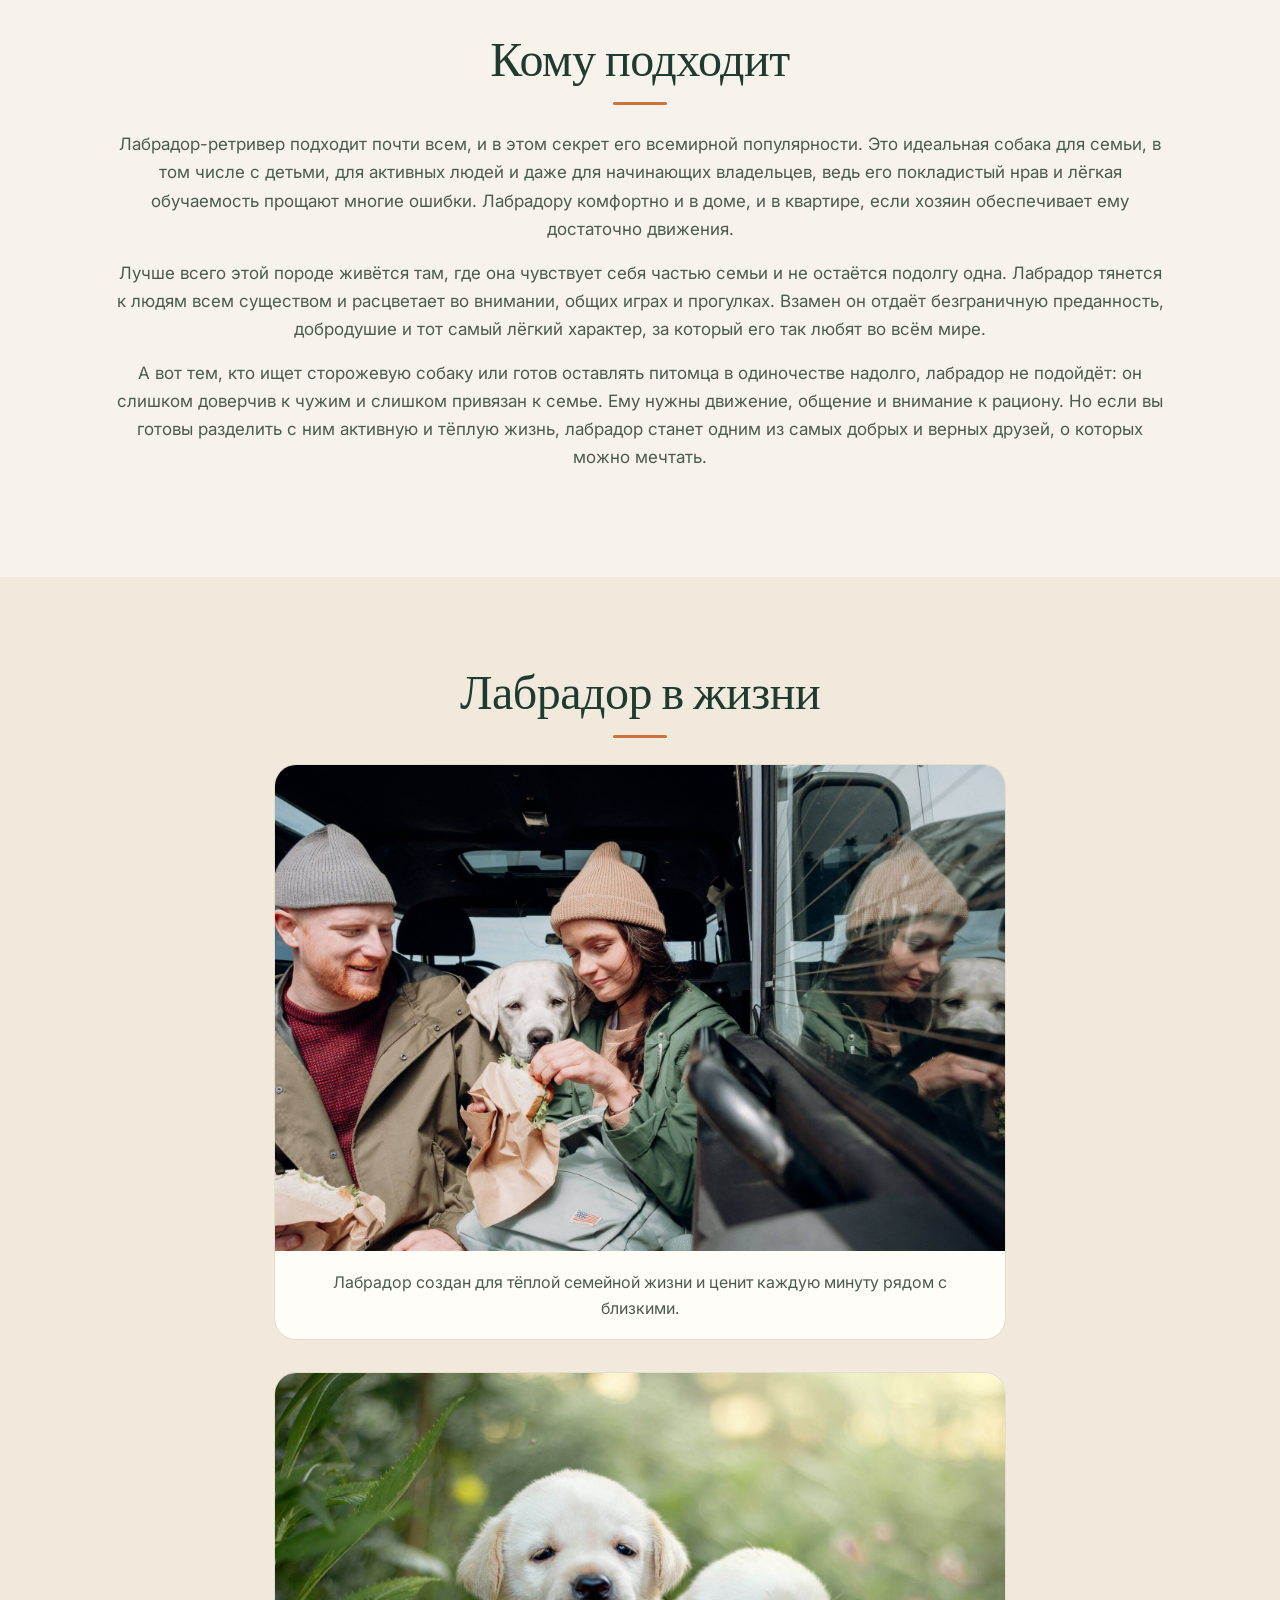
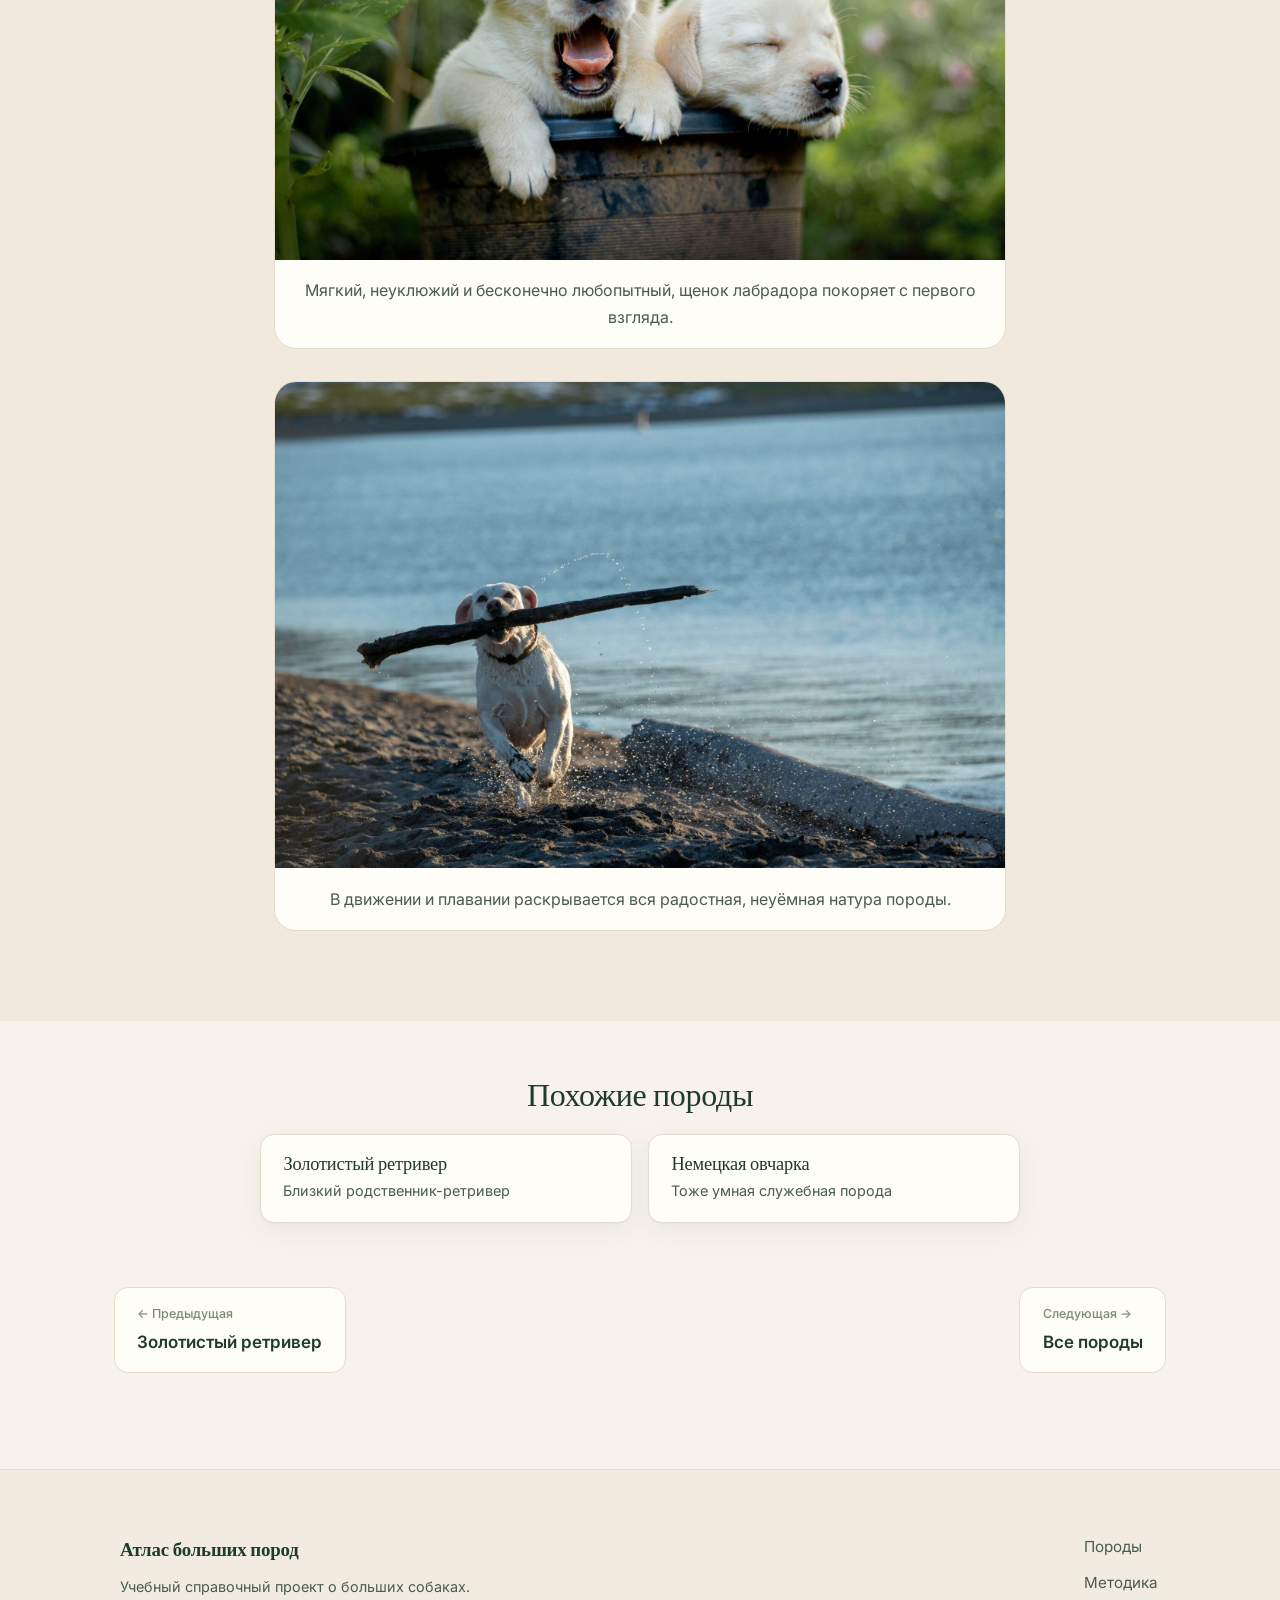
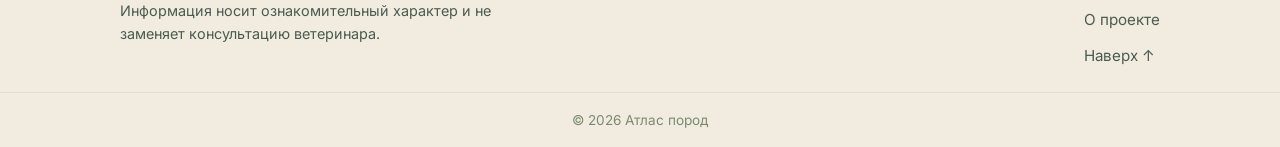
<file: labrador.html>
<!DOCTYPE html>
<html lang="ru">
<head>
<meta charset="UTF-8">
<meta name="viewport" content="width=device-width, initial-scale=1.0">
<link rel="icon" type="image/png" href="images/favicon.png">
<link rel="apple-touch-icon" href="images/apple-touch-icon.png">
<meta property="og:image" content="https://bigdogatlas.com/images/og-image.jpg">
<meta property="og:url" content="https://bigdogatlas.com/">
<meta name="twitter:card" content="summary_large_image">
<title>Лабрадор-ретривер — Атлас больших пород собак</title>
<meta name="description" content="Карточка лабрадора-ретривера: характер, рост и вес, два типа породы, болезни, окрасы (чёрный, палевый, шоколадный) и уход за этой дружелюбной собакой.">

<meta property="og:title" content="Лабрадор-ретривер — характер, здоровье, окрасы">
<meta property="og:description" content="Честная карточка породы: характер, два типа, здоровье, окрасы и уход за лабрадором-ретривером.">
<meta property="og:type" content="article">

<script type="application/ld+json">
{
  "@context":"https://schema.org",
  "@type":"Article",
  "headline":"Лабрадор-ретривер — характер, здоровье, окрасы",
  "about":"Лабрадор-ретривер",
  "inLanguage":"ru",
  "description":"Характер, два типа, болезни, окрасы и уход за лабрадором-ретривером."
}
</script>
<script type="application/ld+json">
{
  "@context":"https://schema.org",
  "@type":"FAQPage",
  "mainEntity":[
    {"@type":"Question","name":"Сколько весит лабрадор-ретривер?","acceptedAnswer":{"@type":"Answer","text":"Взрослый лабрадор весит примерно 25–36 кг: кобели 29–36 кг, суки 25–32 кг, при росте в холке 54–57 см."}},
    {"@type":"Question","name":"Какие окрасы бывают у лабрадора?","acceptedAnswer":{"@type":"Answer","text":"Стандарт признаёт три окраса: чёрный, палевый (от кремового до рыжего) и шоколадный (коричневый)."}},
    {"@type":"Question","name":"Чем лабрадор отличается от золотистого ретривера?","acceptedAnswer":{"@type":"Answer","text":"У лабрадора короткая гладкая шерсть и более коренастое сложение, а у золотистого ретривера длинная волнистая шерсть с очёсами. Лабрадоры бывают трёх окрасов, голдены только золотистого."}}
  ]
}
</script>

<link rel="preconnect" href="https://fonts.googleapis.com">
<link rel="preconnect" href="https://fonts.gstatic.com" crossorigin>
<link href="https://fonts.googleapis.com/css2?family=Fraunces:ital,opsz,wght@0,9..144,400;0,9..144,500;0,9..144,600;1,9..144,400&family=Inter:wght@400;500;600&display=swap" rel="stylesheet">
<link rel="stylesheet" href="styles.css">
<link rel="stylesheet" href="breed.css">
<style>
/* Блок «Похожие породы» */
.related-breeds{max-width:var(--content,1180px);margin:0 auto;padding:clamp(2rem,5vw,3.5rem) var(--edge,clamp(20px,5vw,72px)) 0}
.related-breeds h2{font-family:'Fraunces',serif;font-size:clamp(1.5rem,3vw,2rem);margin-bottom:1.4rem;text-align:center}
.related-grid{display:grid;grid-template-columns:1fr 1fr;gap:1rem;max-width:760px;margin-inline:auto}
.related-card{display:block;background:var(--bg-card);border:1px solid var(--line);border-radius:14px;padding:1.2rem 1.4rem;box-shadow:var(--shadow);transition:transform .25s var(--ease),box-shadow .25s var(--ease),border-color .25s var(--ease)}
.related-card:hover{transform:translateY(-4px);box-shadow:var(--shadow-lg);border-color:var(--accent)}
.related-card h3{font-family:'Fraunces',serif;font-size:1.15rem;margin-bottom:.3rem;color:var(--ink)}
.related-card p{font-size:.9rem;color:var(--ink-soft);margin:0}
@media (max-width:600px){.related-grid{grid-template-columns:1fr}}
</style>
</head>
<body>

<a class="skip-link" href="#main">К содержанию</a>

<header class="site-header" id="top">
  <nav class="nav" aria-label="Основная навигация">
    <a class="brand" href="index.html">
      <span class="brand-mark" aria-hidden="true">
        <svg viewBox="0 0 32 32" width="28" height="28" fill="none"><path d="M9 14c-2.2 0-3.5-2-3-4 .4-1.6 2-2 3 0 .8 1.6.5 4 0 4zm14 0c-1 0-1.3-2.4-.5-4 1-2 2.6-1.6 3-0 .5 2-0.8 4-2.5 4zM6 22c-2 0-3-2-2.2-3.7.7-1.5 2.2-1 2.7.6.4 1.4.3 3.1-.5 3.1zm20 0c-.8 0-.9-1.7-.5-3.1.5-1.6 2-2.1 2.7-.6C29 20 28 22 26 22zM16 16c4 0 7 3 7 6.5 0 2.8-2.2 4-4 3.2-1.2-.5-2-.5-3 0-1.8.8-4-.4-4-3.2C12 19 13.5 16 16 16z" fill="currentColor"/></svg>
      </span>
      <span class="brand-text">Атлас&nbsp;больших&nbsp;пород</span>
    </a>
    <button class="nav-toggle" aria-expanded="false" aria-controls="nav-links" aria-label="Открыть меню"><span></span><span></span><span></span></button>
    <ul class="nav-links" id="nav-links">
      <li><a href="breeds.html">Породы</a></li>
      <li><a href="index.html#how">Как читать карточку</a></li>
      <li><a href="index.html#about">О проекте</a></li>
    </ul>
  </nav>
</header>

<main id="main" class="breed-page breed-centered breed-premium">

  <nav class="crumbs" aria-label="Хлебные крошки">
    <a href="index.html">Атлас</a><span>/</span><a href="breeds.html">Породы</a><span>/</span> Лабрадор-ретривер
  </nav>

  <section class="breed-hero">
    <div class="breed-hero-text">
      <h1>Лабрадор-ретривер</h1>
      <p class="lead">Одна из самых добрых и популярных собак в мире. Лабрадор дружелюбен, умён и предан семье, а его лёгкий характер прощает многое даже начинающим владельцам.</p>
    </div>
    <div class="breed-portrait">
      <img src="images/labrador-hero.jpg" alt="Лабрадор-ретривер палевого окраса" loading="eager">
    </div>
  </section>

  <div class="facts-band">
    <dl class="facts">
      <div><dt>Вес</dt><dd>25–36 кг</dd></div>
      <div><dt>Рост в холке</dt><dd>54–57 см</dd></div>
      <div><dt>Жизнь</dt><dd>10–14 лет</dd></div>
      <div><dt>Энергия</dt><dd>Высокая</dd></div>
      <div><dt>Линька</dt><dd>Сильная</dd></div>
    </dl>
  </div>

  <!-- Характер -->
  <section class="breed-section sec-cream" data-reveal>
    <h2>Характер</h2>
    <p>Лабрадор-ретривер ведёт родословную с канадского острова Ньюфаундленд, где его предки помогали рыбакам вытаскивать сети и доставать улов из ледяной воды. В XIX веке этих выносливых «водяных собак» завезли в Британию, где из них и сложилась порода в её нынешнем виде. От рабочего прошлого лабрадору достались любовь к воде, неутомимость и желание приносить пользу человеку, а главное, его фирменный мягкий и покладистый нрав.</p>
    <p>Это одна из самых дружелюбных собак на свете, и доброта у неё в самой основе характера. Лабрадор привязывается ко всей семье без остатка, тянется к людям и плохо переносит одиночество, поэтому ему нужен дом, где он будет среди своих, а не сам по себе. К детям он терпелив и нежен, к гостям приветлив, и даже к незнакомцам относится скорее как к новым друзьям, отчего сторож из него выходит неважный, зато компаньон бесподобный.</p>
    <p>При всей мягкости лабрадор остаётся подвижной и азартной собакой, которой нужно много движения, игр и общих занятий с хозяином. Его живой ум и желание угодить делают дрессировку настоящим удовольствием, недаром лабрадоры служат поводырями, спасателями и помощниками человека по всему миру. Без достаточной нагрузки эта энергия, впрочем, может выливаться в шалости, так что длинные прогулки и игры ему по-настоящему необходимы.</p>
    <p>Отдельно стоит сказать о его знаменитой страсти к еде. Лабрадор готов есть почти всегда и почти что угодно, и этот неуёмный аппетит, забавный на первый взгляд, требует от хозяина внимания, чтобы собака не набирала лишний вес. Зато эта же черта делает лабрадора одним из самых простых в обучении: ради лакомства он с радостью освоит что угодно.</p>
  </section>

  <!-- Характеристики + врезка про два типа -->
  <section class="breed-section sec-dark" data-reveal>
    <h2>Характеристики</h2>
    <div class="spec-list">
      <div class="spec-item"><span class="spec-icon"><svg viewBox="0 0 24 24"><path d="M3 12h18M12 3v18"/><circle cx="12" cy="12" r="9"/></svg></span><div><h3>Размер</h3><p>Крупная, крепкая и компактная собака. Рост в холке от 54 до 57 сантиметров, вес от 25 до 36 килограммов. Кобели массивнее сук, но в целом порода ладно и пропорционально сложена.</p></div></div>
      <div class="spec-item"><span class="spec-icon"><svg viewBox="0 0 24 24"><path d="M4 14c2-1 3-4 8-4s6 3 8 4M5 18c2-1 3-3 7-3s5 2 7 3"/></svg></span><div><h3>Шерсть</h3><p>Короткая, плотная и жёсткая на ощупь, с густым подшёрстком и водоотталкивающим эффектом. Линяет заметно, особенно весной и осенью, но в уходе проста: достаточно вычёсывать раз в неделю.</p></div></div>
      <div class="spec-item"><span class="spec-icon"><svg viewBox="0 0 24 24"><path d="M13 2L4 14h6l-1 8 9-12h-6z"/></svg></span><div><h3>Энергия</h3><p>Высокая. Лабрадору нужны долгие прогулки, игры и плавание, которое он обожает. Без хорошей нагрузки эта деятельная собака начинает скучать и шалить.</p></div></div>
      <div class="spec-item"><span class="spec-icon"><svg viewBox="0 0 24 24"><path d="M12 3l8 4v5c0 5-3.5 8-8 9-4.5-1-8-4-8-9V7z"/><path d="M9 12l2 2 4-4"/></svg></span><div><h3>Обучаемость</h3><p>Превосходная. Лабрадор умён, внимателен и очень хочет угодить, а любовь к лакомствам делает дрессировку лёгкой и приятной. Недаром порода работает поводырями и спасателями.</p></div></div>
      <div class="spec-item"><span class="spec-icon"><svg viewBox="0 0 24 24"><circle cx="9" cy="8" r="3"/><circle cx="17" cy="10" r="2.2"/><path d="M3 20c0-3 3-5 6-5s6 2 6 5"/></svg></span><div><h3>Отношение к детям</h3><p>Одна из лучших семейных собак. С детьми лабрадор терпелив, ласков и игрив, охотно становится их компаньоном и нянькой, разделяя любую возню.</p></div></div>
      <div class="spec-item"><span class="spec-icon"><svg viewBox="0 0 24 24"><path d="M9 18h6M10 21h4M12 3a6 6 0 0 0-4 10.5c.8.8 1 1.3 1 2.5h6c0-1.2.2-1.7 1-2.5A6 6 0 0 0 12 3z"/></svg></span><div><h3>Полезно знать: два типа</h3><p>Внутри породы сложились два типа, не разделённых стандартом, но различных по складу. Английский (шоу-тип) более коренастый, массивный и спокойный, его разводят для выставок и семьи. Американский (рабочий тип) легче, поджарее и энергичнее, его ценят охотники и спортсмены за выносливость и азарт.</p></div></div>
    </div>
  </section>

  <!-- Здоровье -->
  <section class="breed-section sec-cream" data-reveal>
    <h2>Здоровье</h2>
    <p>Лабрадор считается крепкой и в целом здоровой породой, но у него есть несколько особенностей, о которых полезно знать заранее. Ответственные заводчики проверяют здоровье родителей, поэтому щенка лучше брать именно у них.</p>
    <div class="health-grid">
      <div class="health-card"><span class="health-ico"><svg viewBox="0 0 24 24"><path d="M7 4c-2 0-3 2-2 4l2 3-2 3c-1 2 0 4 2 4M17 4c2 0 3 2 2 4l-2 3 2 3c1 2 0 4-2 4M9 11h6"/></svg></span><h3>Дисплазия суставов</h3><p>Как у многих крупных пород, тазобедренные и локтевые суставы могут развиваться не идеально, что со временем сказывается на лёгкости движений. Проверка родителей, контроль веса и разумные нагрузки в щенячестве заметно снижают риск.</p></div>
      <div class="health-card"><span class="health-ico"><svg viewBox="0 0 24 24"><circle cx="12" cy="12" r="9"/><path d="M8 13c1 1.5 2.5 2 4 2s3-.5 4-2"/><circle cx="9" cy="9" r="1"/><circle cx="15" cy="9" r="1"/></svg></span><h3>Склонность к лишнему весу</h3><p>Знаменитый аппетит лабрадора оборачивается его главной слабостью: порода легко набирает вес. Выверенные порции, отказ от лишних подачек со стола и регулярные нагрузки берегут и фигуру, и суставы, и сердце собаки.</p></div>
      <div class="health-card"><span class="health-ico"><svg viewBox="0 0 24 24"><circle cx="12" cy="12" r="4"/><path d="M2 12s3.5-6 10-6 10 6 10 6-3.5 6-10 6-10-6-10-6z"/></svg></span><h3>Зрение</h3><p>Иногда встречаются наследственные особенности глаз, например катаракта или постепенные изменения сетчатки. Выбор щенка от проверенных родителей и регулярный осмотр у ветеринара помогают вовремя позаботиться о здоровье глаз.</p></div>
    </div>
  </section>

  <!-- Окрасы -->
  <section class="breed-section sec-card" data-reveal>
    <h2>Окрасы</h2>
    <p>Стандарт признаёт три окраса лабрадора. Все они однотонные, а на груди допускается небольшое белое пятнышко.</p>
    <div class="coat-block">
      <div class="coat-preview">
        <img id="coat-photo" src="images/labrador-yellow.jpg" alt="Лабрадор палевого окраса" loading="lazy">
        <span id="coat-name"></span>
      </div>
      <div>
        <div class="swatches" role="group" aria-label="Выбор окраса лабрадора">
          <button class="swatch" data-photo="images/labrador-yellow.jpg" data-name="Палевый"><span class="swatch-chip" style="background:#e3c98f" aria-hidden="true"></span><span class="swatch-label">Палевый</span></button>
          <button class="swatch" data-photo="images/labrador-black.jpg" data-name="Чёрный"><span class="swatch-chip" style="background:#222222" aria-hidden="true"></span><span class="swatch-label">Чёрный</span></button>
          <button class="swatch" data-photo="images/labrador-chocolate.jpg" data-name="Шоколадный"><span class="swatch-chip" style="background:#5a3825" aria-hidden="true"></span><span class="swatch-label">Шоколадный</span></button>
        </div>
        <p style="margin-top:1.2rem;font-size:.92rem">Палевый окрас охватывает оттенки от почти белого до песочно-рыжего. Чёрный — самый старый окрас породы, а шоколадный был признан позже остальных.</p>
      </div>
    </div>
  </section>

  <!-- Кому подходит -->
  <section class="breed-section sec-cream" data-reveal>
    <h2>Кому подходит</h2>
    <p>Лабрадор-ретривер подходит почти всем, и в этом секрет его всемирной популярности. Это идеальная собака для семьи, в том числе с детьми, для активных людей и даже для начинающих владельцев, ведь его покладистый нрав и лёгкая обучаемость прощают многие ошибки. Лабрадору комфортно и в доме, и в квартире, если хозяин обеспечивает ему достаточно движения.</p>
    <p>Лучше всего этой породе живётся там, где она чувствует себя частью семьи и не остаётся подолгу одна. Лабрадор тянется к людям всем существом и расцветает во внимании, общих играх и прогулках. Взамен он отдаёт безграничную преданность, добродушие и тот самый лёгкий характер, за который его так любят во всём мире.</p>
    <p>А вот тем, кто ищет сторожевую собаку или готов оставлять питомца в одиночестве надолго, лабрадор не подойдёт: он слишком доверчив к чужим и слишком привязан к семье. Ему нужны движение, общение и внимание к рациону. Но если вы готовы разделить с ним активную и тёплую жизнь, лабрадор станет одним из самых добрых и верных друзей, о которых можно мечтать.</p>
  </section>

  <!-- Галерея -->
  <section class="breed-section sec-card" data-reveal>
    <h2>Лабрадор в жизни</h2>
    <div class="gallery gallery-vertical">
      <figure><img src="images/labrador-life-1.jpg" alt="Лабрадор-ретривер с человеком" loading="lazy"><figcaption>Лабрадор создан для тёплой семейной жизни и ценит каждую минуту рядом с близкими.</figcaption></figure>
      <figure><img src="images/labrador-life-2.jpg" alt="Щенки лабрадора-ретривера" loading="lazy"><figcaption>Мягкий, неуклюжий и бесконечно любопытный, щенок лабрадора покоряет с первого взгляда.</figcaption></figure>
      <figure><img src="images/labrador-life-3.jpg" alt="Лабрадор-ретривер в движении" loading="lazy"><figcaption>В движении и плавании раскрывается вся радостная, неуёмная натура породы.</figcaption></figure>
    </div>
  </section>

  <section class="related-breeds" aria-label="Похожие породы">
    <h2>Похожие породы</h2>
    <div class="related-grid"><a class="related-card" href="golden.html"><h3>Золотистый ретривер</h3><p>Близкий родственник-ретривер</p></a><a class="related-card" href="shepherd.html"><h3>Немецкая овчарка</h3><p>Тоже умная служебная порода</p></a></div>
  </section>

  <nav class="breed-nav" aria-label="Другие породы">
    <a href="golden.html"><small>← Предыдущая</small>Золотистый ретривер</a>
    <a href="index.html#breeds"><small>Следующая →</small>Все породы</a>
  </nav>

</main>

<footer class="site-footer">
  <div class="footer-inner">
    <div>
      <span class="brand-text">Атлас&nbsp;больших&nbsp;пород</span>
      <p class="footer-note">Учебный справочный проект о больших собаках. Информация носит ознакомительный характер и не заменяет консультацию ветеринара.</p>
    </div>
    <nav aria-label="Подвал">
      <a href="breeds.html">Породы</a>
      <a href="index.html#how">Методика</a>
      <a href="index.html#about">О проекте</a>
      <a href="#top">Наверх ↑</a>
    </nav>
  </div>
  <p class="footer-copy">© 2026 Атлас пород</p>
</footer>

<script src="script.js"></script>
</body>
</html>
</file>
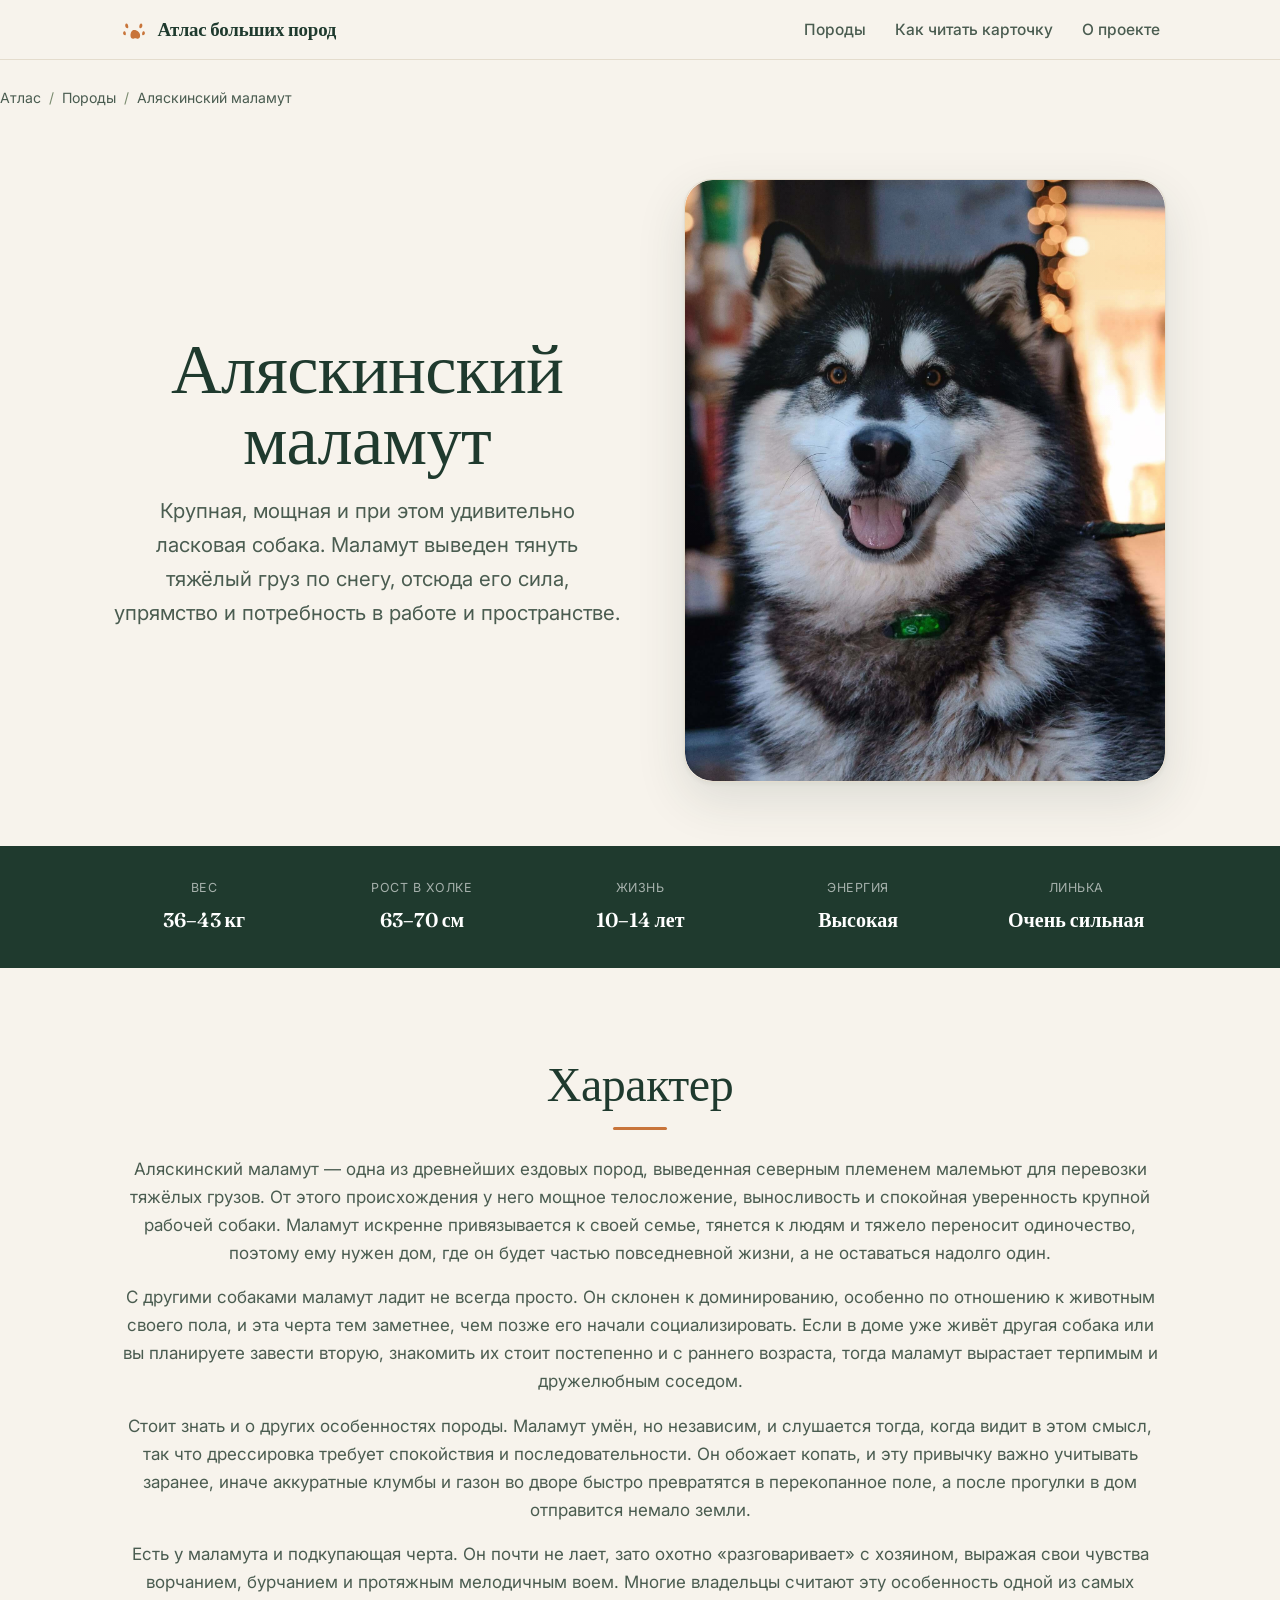
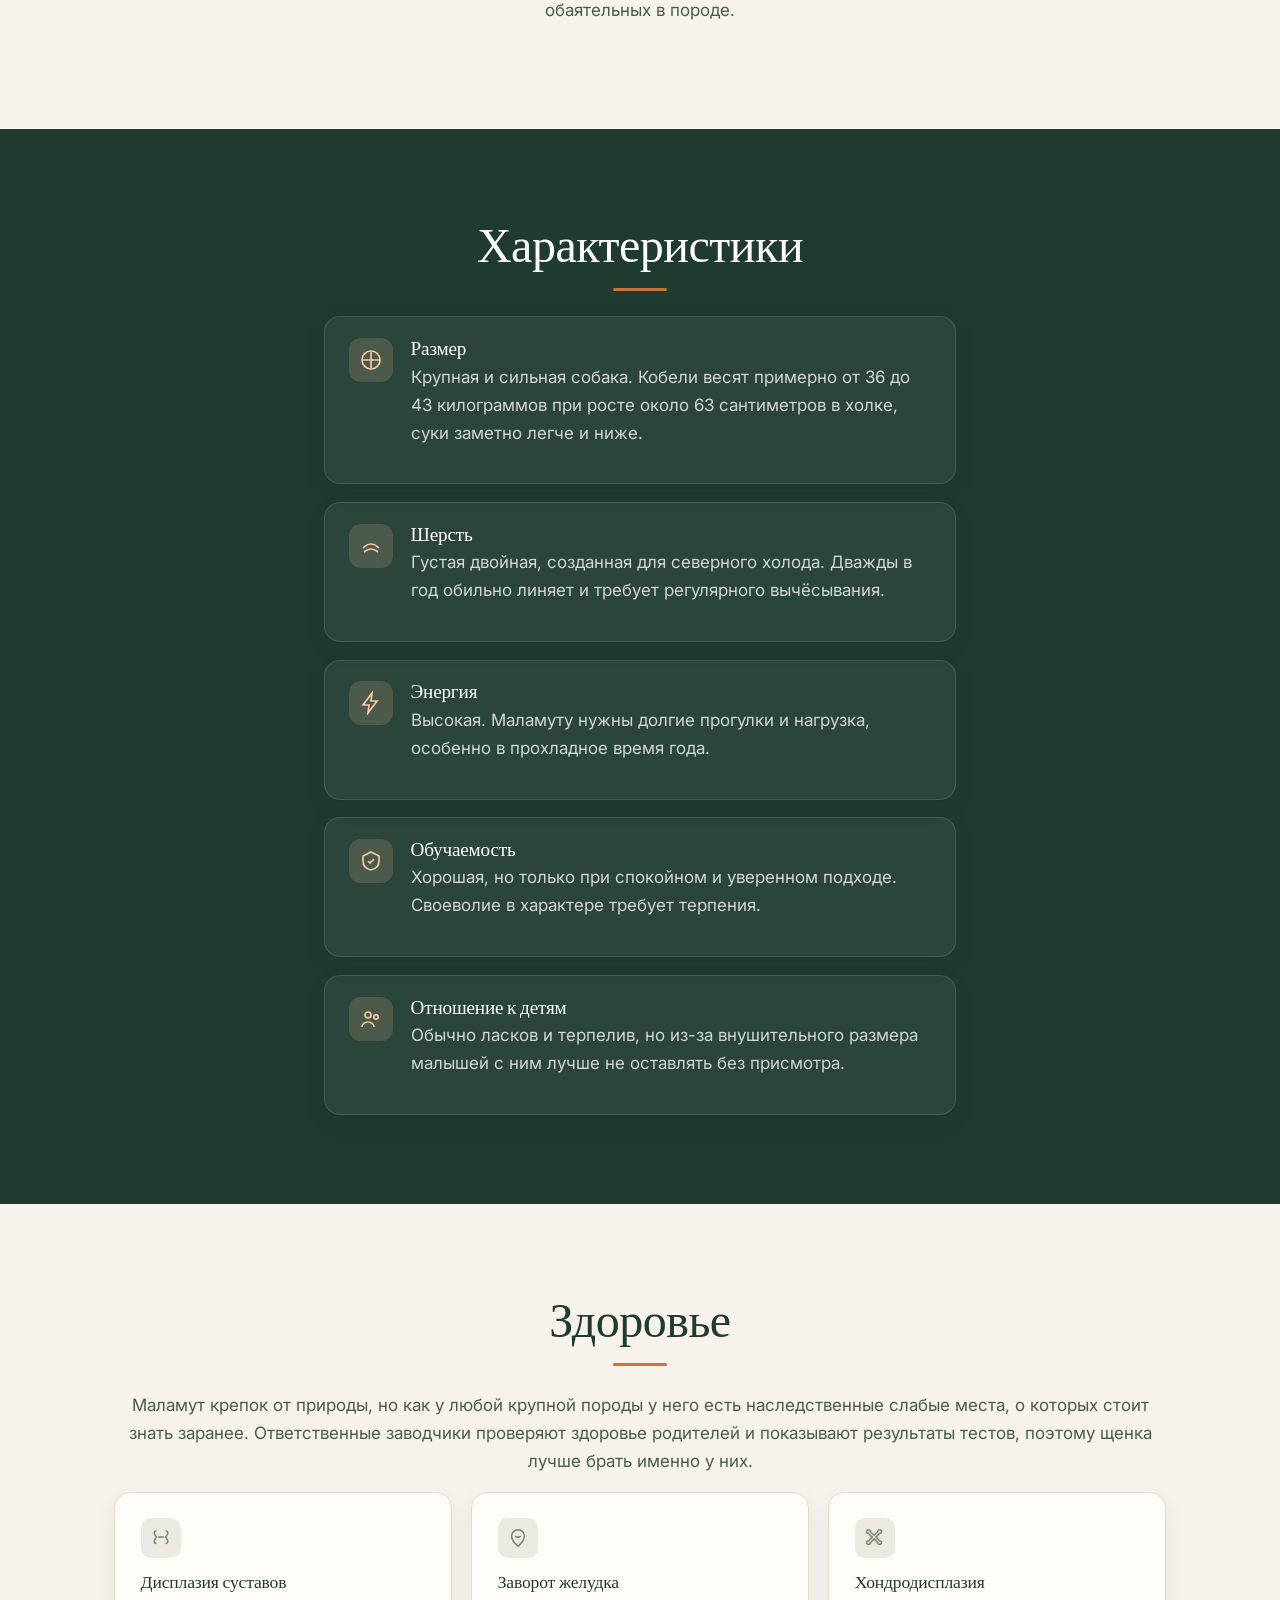
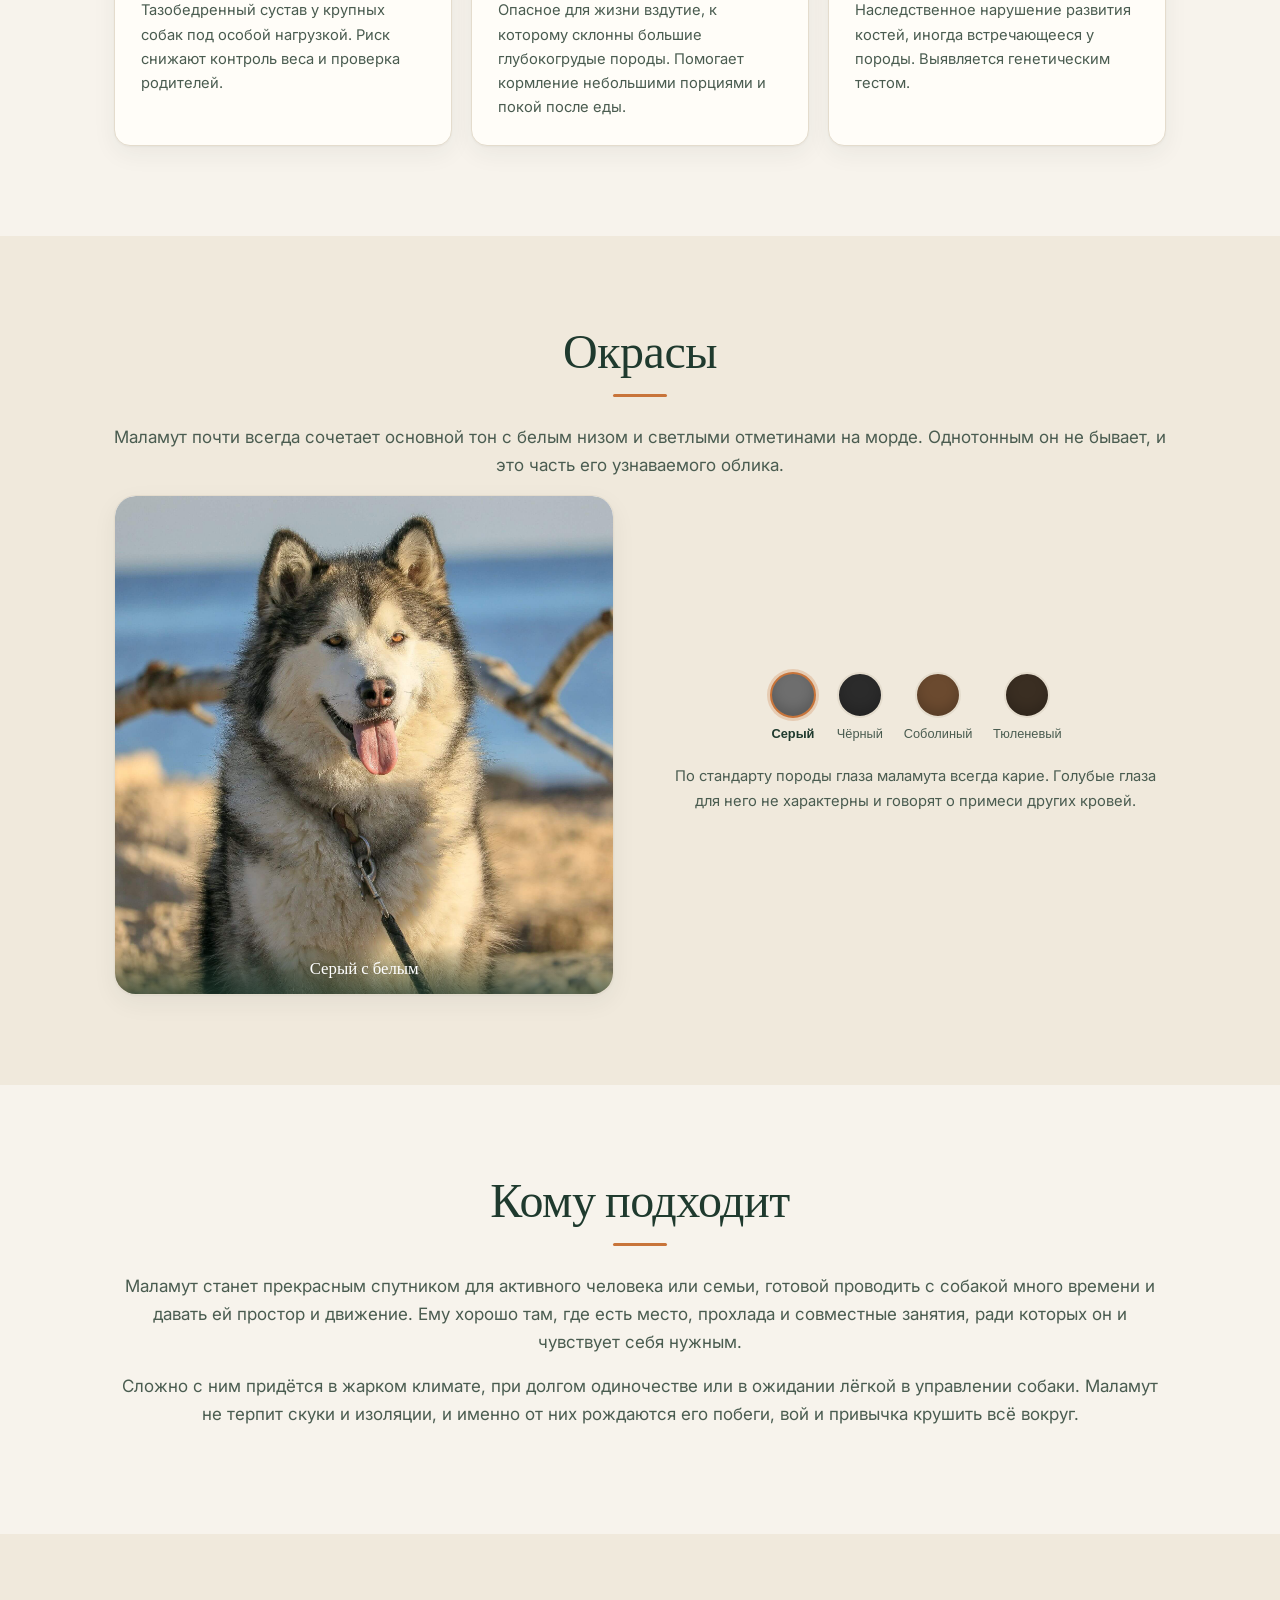
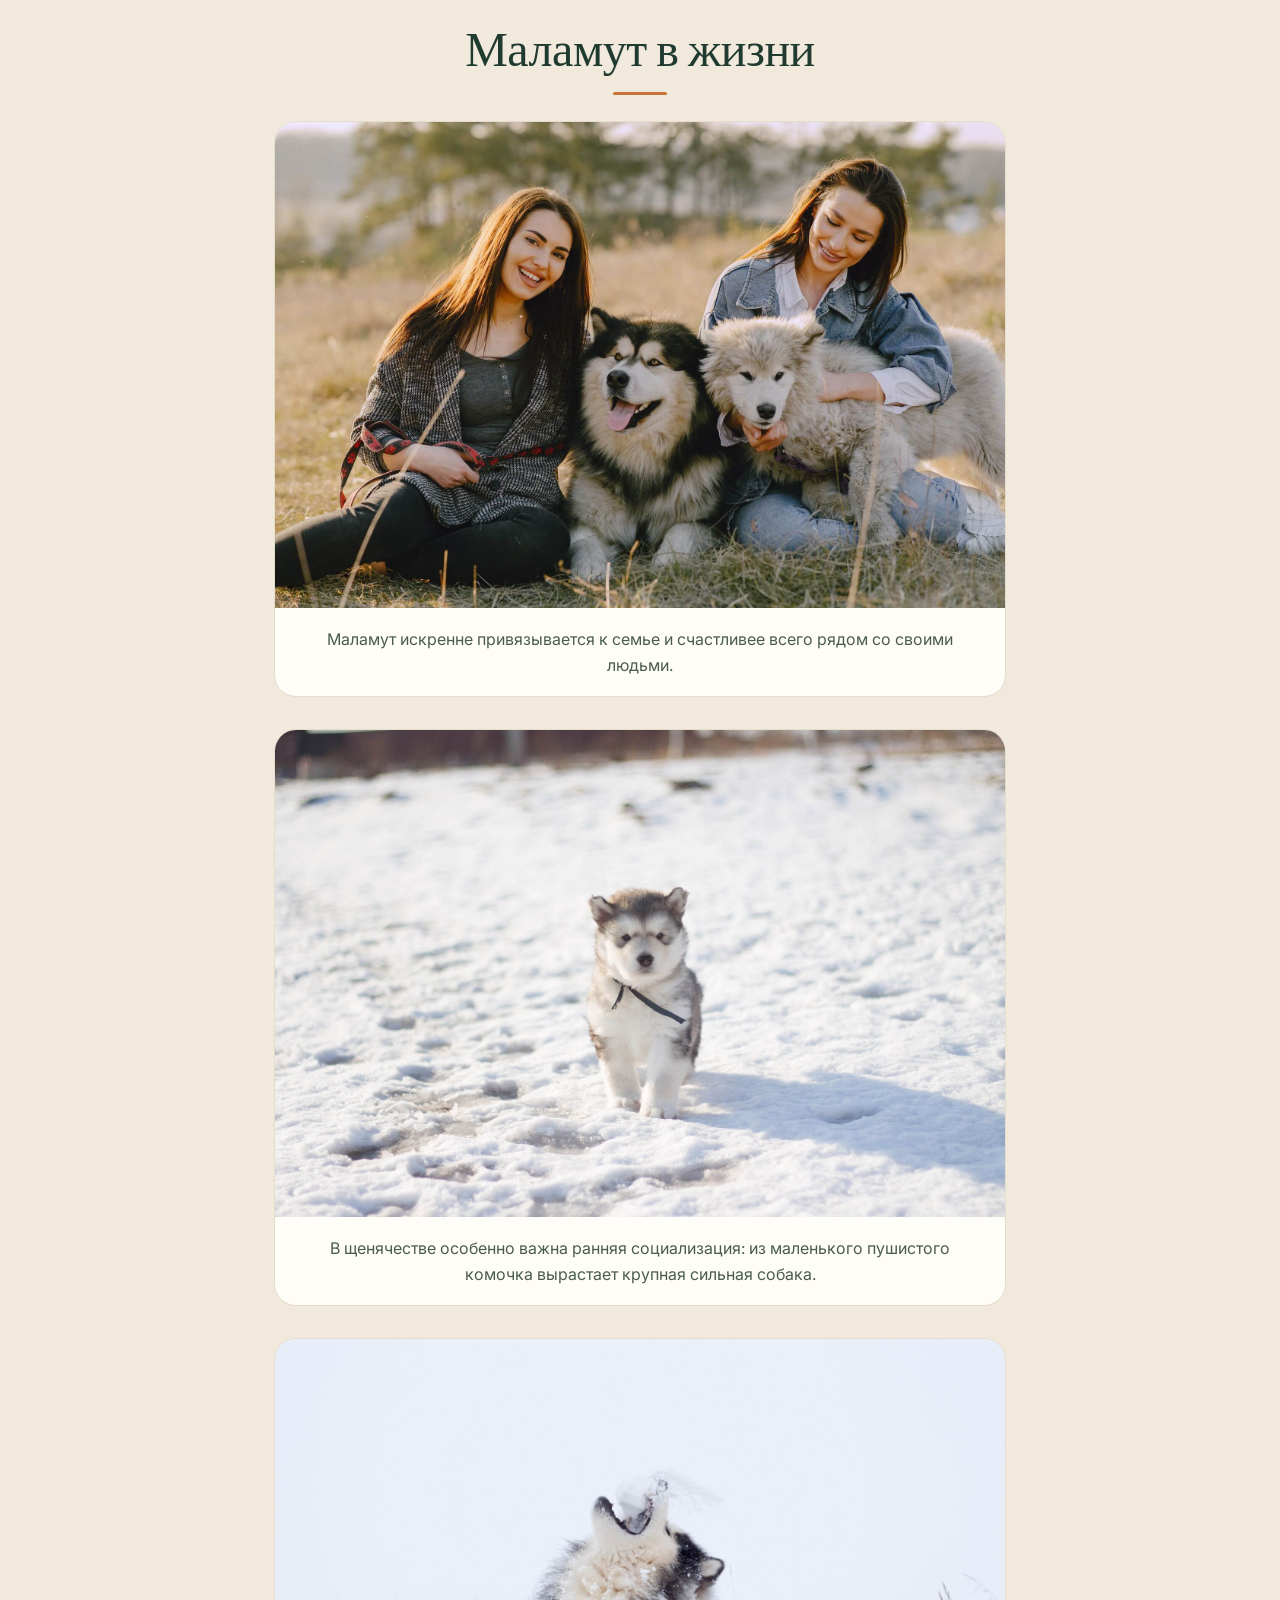
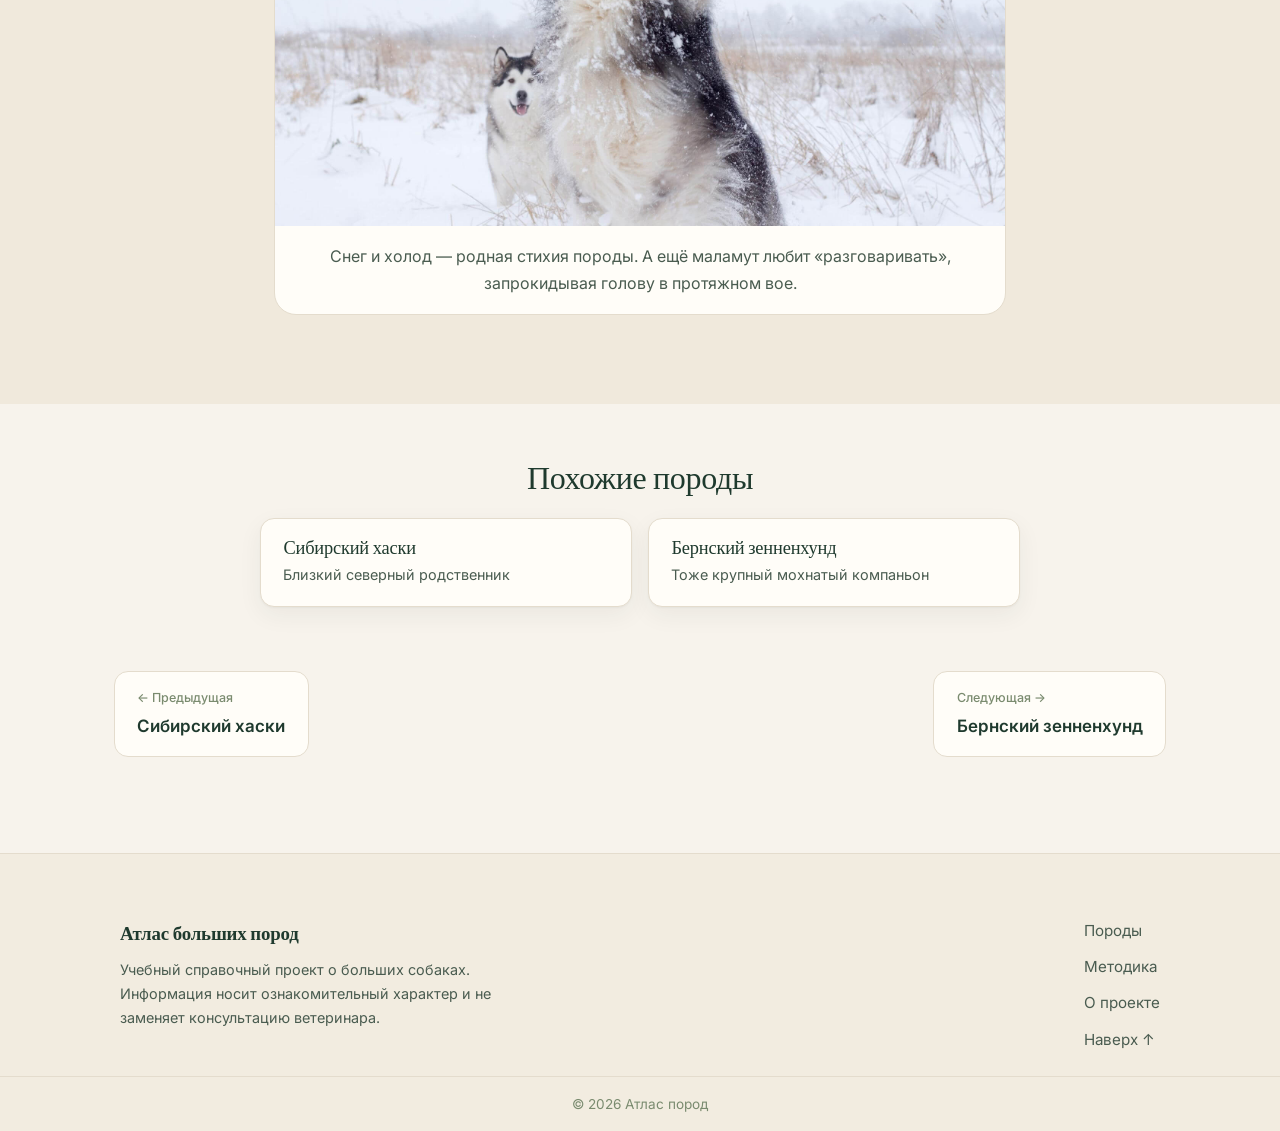
<file: malamute.html>
<!DOCTYPE html>
<html lang="ru">
<head>
<meta charset="UTF-8">
<meta name="viewport" content="width=device-width, initial-scale=1.0">
<link rel="icon" type="image/png" href="images/favicon.png">
<link rel="apple-touch-icon" href="images/apple-touch-icon.png">
<meta property="og:image" content="https://bigdogatlas.com/images/og-image.jpg">
<meta property="og:url" content="https://bigdogatlas.com/">
<meta name="twitter:card" content="summary_large_image">
<title>Аляскинский маламут — Атлас больших пород собак</title>
<meta name="description" content="Подробная карточка аляскинского маламута: характер, рост и вес, болезни породы, реальные окрасы и советы по уходу за крупной ездовой собакой.">

<meta property="og:title" content="Аляскинский маламут — характер, здоровье, окрасы">
<meta property="og:description" content="Честная карточка породы: характер, здоровье, окрасы и уход за маламутом.">
<meta property="og:type" content="article">

<!-- Структурированные данные: помогает попасть в Google AI Overviews -->
<script type="application/ld+json">
{
  "@context":"https://schema.org",
  "@type":"Article",
  "headline":"Аляскинский маламут — характер, здоровье, окрасы",
  "about":"Аляскинский маламут",
  "inLanguage":"ru",
  "description":"Характер, характеристики, болезни, окрасы и уход за аляскинским маламутом."
}
</script>
<script type="application/ld+json">
{
  "@context":"https://schema.org",
  "@type":"FAQPage",
  "mainEntity":[
    {"@type":"Question","name":"Сколько весит аляскинский маламут?","acceptedAnswer":{"@type":"Answer","text":"Взрослый маламут весит примерно 34–43 кг, это крупная и сильная ездовая собака."}},
    {"@type":"Question","name":"Маламут и хаски — это одно и то же?","acceptedAnswer":{"@type":"Answer","text":"Нет. Маламут крупнее и мощнее, выведен тянуть тяжёлый груз, а хаски — быстрый бегун на длинные дистанции."}},
    {"@type":"Question","name":"Какие болезни бывают у маламута?","acceptedAnswer":{"@type":"Answer","text":"Маламуты склонны к дисплазии суставов, наследственной полинейропатии, гипотиреозу и хондродисплазии."}}
  ]
}
</script>

<link rel="preconnect" href="https://fonts.googleapis.com">
<link rel="preconnect" href="https://fonts.gstatic.com" crossorigin>
<link href="https://fonts.googleapis.com/css2?family=Fraunces:ital,opsz,wght@0,9..144,400;0,9..144,500;0,9..144,600;1,9..144,400&family=Inter:wght@400;500;600&display=swap" rel="stylesheet">
<link rel="stylesheet" href="styles.css">
<link rel="stylesheet" href="breed.css">
<style>
/* Блок «Похожие породы» */
.related-breeds{max-width:var(--content,1180px);margin:0 auto;padding:clamp(2rem,5vw,3.5rem) var(--edge,clamp(20px,5vw,72px)) 0}
.related-breeds h2{font-family:'Fraunces',serif;font-size:clamp(1.5rem,3vw,2rem);margin-bottom:1.4rem;text-align:center}
.related-grid{display:grid;grid-template-columns:1fr 1fr;gap:1rem;max-width:760px;margin-inline:auto}
.related-card{display:block;background:var(--bg-card);border:1px solid var(--line);border-radius:14px;padding:1.2rem 1.4rem;box-shadow:var(--shadow);transition:transform .25s var(--ease),box-shadow .25s var(--ease),border-color .25s var(--ease)}
.related-card:hover{transform:translateY(-4px);box-shadow:var(--shadow-lg);border-color:var(--accent)}
.related-card h3{font-family:'Fraunces',serif;font-size:1.15rem;margin-bottom:.3rem;color:var(--ink)}
.related-card p{font-size:.9rem;color:var(--ink-soft);margin:0}
@media (max-width:600px){.related-grid{grid-template-columns:1fr}}
</style>
</head>
<body>

<a class="skip-link" href="#main">К содержанию</a>

<header class="site-header" id="top">
  <nav class="nav" aria-label="Основная навигация">
    <a class="brand" href="index.html">
      <span class="brand-mark" aria-hidden="true">
        <svg viewBox="0 0 32 32" width="28" height="28" fill="none"><path d="M9 14c-2.2 0-3.5-2-3-4 .4-1.6 2-2 3 0 .8 1.6.5 4 0 4zm14 0c-1 0-1.3-2.4-.5-4 1-2 2.6-1.6 3-0 .5 2-0.8 4-2.5 4zM6 22c-2 0-3-2-2.2-3.7.7-1.5 2.2-1 2.7.6.4 1.4.3 3.1-.5 3.1zm20 0c-.8 0-.9-1.7-.5-3.1.5-1.6 2-2.1 2.7-.6C29 20 28 22 26 22zM16 16c4 0 7 3 7 6.5 0 2.8-2.2 4-4 3.2-1.2-.5-2-.5-3 0-1.8.8-4-.4-4-3.2C12 19 13.5 16 16 16z" fill="currentColor"/></svg>
      </span>
      <span class="brand-text">Атлас&nbsp;больших&nbsp;пород</span>
    </a>
    <button class="nav-toggle" aria-expanded="false" aria-controls="nav-links" aria-label="Открыть меню"><span></span><span></span><span></span></button>
    <ul class="nav-links" id="nav-links">
      <li><a href="breeds.html">Породы</a></li>
      <li><a href="index.html#how">Как читать карточку</a></li>
      <li><a href="index.html#about">О проекте</a></li>
    </ul>
  </nav>
</header>

<main id="main" class="breed-page breed-centered breed-premium">

  <nav class="crumbs" aria-label="Хлебные крошки">
    <a href="index.html">Атлас</a><span>/</span><a href="breeds.html">Породы</a><span>/</span> Аляскинский маламут
  </nav>

  <!-- Заголовок -->
  <section class="breed-hero">
    <div class="breed-hero-text">
      <h1>Аляскинский маламут</h1>
      <p class="lead">Крупная, мощная и при этом удивительно ласковая собака. Маламут выведен тянуть тяжёлый груз по снегу, отсюда его сила, упрямство и потребность в работе и пространстве.</p>
    </div>
    <div class="breed-portrait">
      <img src="images/malamute-hero.jpg" alt="Аляскинский маламут" loading="eager">
    </div>
  </section>

  <!-- Быстрые факты -->
  <div class="facts-band">
    <dl class="facts">
      <div><dt>Вес</dt><dd>36–43 кг</dd></div>
      <div><dt>Рост в холке</dt><dd>63–70 см</dd></div>
      <div><dt>Жизнь</dt><dd>10–14 лет</dd></div>
      <div><dt>Энергия</dt><dd>Высокая</dd></div>
      <div><dt>Линька</dt><dd>Очень сильная</dd></div>
    </dl>
  </div>

  <!-- Характер -->
  <section class="breed-section sec-cream" data-reveal>
    <h2>Характер</h2>
    <p>Аляскинский маламут — одна из древнейших ездовых пород, выведенная северным племенем малемьют для перевозки тяжёлых грузов. От этого происхождения у него мощное телосложение, выносливость и спокойная уверенность крупной рабочей собаки. Маламут искренне привязывается к своей семье, тянется к людям и тяжело переносит одиночество, поэтому ему нужен дом, где он будет частью повседневной жизни, а не оставаться надолго один.</p>
    <p>С другими собаками маламут ладит не всегда просто. Он склонен к доминированию, особенно по отношению к животным своего пола, и эта черта тем заметнее, чем позже его начали социализировать. Если в доме уже живёт другая собака или вы планируете завести вторую, знакомить их стоит постепенно и с раннего возраста, тогда маламут вырастает терпимым и дружелюбным соседом.</p>
    <p>Стоит знать и о других особенностях породы. Маламут умён, но независим, и слушается тогда, когда видит в этом смысл, так что дрессировка требует спокойствия и последовательности. Он обожает копать, и эту привычку важно учитывать заранее, иначе аккуратные клумбы и газон во дворе быстро превратятся в перекопанное поле, а после прогулки в дом отправится немало земли.</p>
    <p>Есть у маламута и подкупающая черта. Он почти не лает, зато охотно «разговаривает» с хозяином, выражая свои чувства ворчанием, бурчанием и протяжным мелодичным воем. Многие владельцы считают эту особенность одной из самых обаятельных в породе.</p>
  </section>

  <!-- Характеристики -->
  <section class="breed-section sec-dark" data-reveal>
    <h2>Характеристики</h2>
    <div class="spec-list">
      <div class="spec-item"><span class="spec-icon"><svg viewBox="0 0 24 24"><path d="M3 12h18M12 3v18"/><circle cx="12" cy="12" r="9"/></svg></span><div><h3>Размер</h3><p>Крупная и сильная собака. Кобели весят примерно от 36 до 43 килограммов при росте около 63 сантиметров в холке, суки заметно легче и ниже.</p></div></div>
      <div class="spec-item"><span class="spec-icon"><svg viewBox="0 0 24 24"><path d="M4 14c2-1 3-4 8-4s6 3 8 4M5 18c2-1 3-3 7-3s5 2 7 3"/></svg></span><div><h3>Шерсть</h3><p>Густая двойная, созданная для северного холода. Дважды в год обильно линяет и требует регулярного вычёсывания.</p></div></div>
      <div class="spec-item"><span class="spec-icon"><svg viewBox="0 0 24 24"><path d="M13 2L4 14h6l-1 8 9-12h-6z"/></svg></span><div><h3>Энергия</h3><p>Высокая. Маламуту нужны долгие прогулки и нагрузка, особенно в прохладное время года.</p></div></div>
      <div class="spec-item"><span class="spec-icon"><svg viewBox="0 0 24 24"><path d="M12 3l8 4v5c0 5-3.5 8-8 9-4.5-1-8-4-8-9V7z"/><path d="M9 12l2 2 4-4"/></svg></span><div><h3>Обучаемость</h3><p>Хорошая, но только при спокойном и уверенном подходе. Своеволие в характере требует терпения.</p></div></div>
      <div class="spec-item"><span class="spec-icon"><svg viewBox="0 0 24 24"><circle cx="9" cy="8" r="3"/><circle cx="17" cy="10" r="2.2"/><path d="M3 20c0-3 3-5 6-5s6 2 6 5"/></svg></span><div><h3>Отношение к детям</h3><p>Обычно ласков и терпелив, но из-за внушительного размера малышей с ним лучше не оставлять без присмотра.</p></div></div>
    </div>
  </section>

  <!-- Здоровье -->
  <section class="breed-section sec-cream" data-reveal>
    <h2>Здоровье</h2>
    <p>Маламут крепок от природы, но как у любой крупной породы у него есть наследственные слабые места, о которых стоит знать заранее. Ответственные заводчики проверяют здоровье родителей и показывают результаты тестов, поэтому щенка лучше брать именно у них.</p>
    <div class="health-grid">
      <div class="health-card"><span class="health-ico"><svg viewBox="0 0 24 24"><path d="M7 4c-2 0-3 2-2 4l2 3-2 3c-1 2 0 4 2 4M17 4c2 0 3 2 2 4l-2 3 2 3c1 2 0 4-2 4M9 11h6"/></svg></span><h3>Дисплазия суставов</h3><p>Тазобедренный сустав у крупных собак под особой нагрузкой. Риск снижают контроль веса и проверка родителей.</p></div>
      <div class="health-card"><span class="health-ico"><svg viewBox="0 0 24 24"><path d="M12 3c4 0 7 3 7 7 0 5-4 8-7 11-3-3-7-6-7-11 0-4 3-7 7-7z"/><path d="M9 10c1.5 1.5 4.5 1.5 6 0"/></svg></span><h3>Заворот желудка</h3><p>Опасное для жизни вздутие, к которому склонны большие глубокогрудые породы. Помогает кормление небольшими порциями и покой после еды.</p></div>
      <div class="health-card"><span class="health-ico"><svg viewBox="0 0 24 24"><path d="M7 5a2 2 0 1 0-2 2l4 4-4 4a2 2 0 1 0 2 2l4-4 4 4a2 2 0 1 0 2-2l-4-4 4-4a2 2 0 1 0-2-2l-4 4z"/></svg></span><h3>Хондродисплазия</h3><p>Наследственное нарушение развития костей, иногда встречающееся у породы. Выявляется генетическим тестом.</p></div>
    </div>
  </section>

  <!-- Окрасы -->
  <section class="breed-section sec-card" data-reveal>
    <h2>Окрасы</h2>
    <p>Маламут почти всегда сочетает основной тон с белым низом и светлыми отметинами на морде. Однотонным он не бывает, и это часть его узнаваемого облика.</p>
    <div class="coat-block">
      <div class="coat-preview">
        <img id="coat-photo" src="images/malamute-gray.jpg" alt="Аляскинский маламут серого окраса" loading="lazy">
        <span id="coat-name"></span>
      </div>
      <div>
        <div class="swatches" role="group" aria-label="Выбор окраса маламута">
          <button class="swatch" data-photo="images/malamute-gray.jpg" data-name="Серый с белым"><span class="swatch-chip" style="background:#6e6e6e" aria-hidden="true"></span><span class="swatch-label">Серый</span></button>
          <button class="swatch" data-photo="images/malamute-black.jpg" data-name="Чёрный с белым"><span class="swatch-chip" style="background:#2b2b2b" aria-hidden="true"></span><span class="swatch-label">Чёрный</span></button>
          <button class="swatch" data-photo="images/malamute-sable.jpg" data-name="Соболиный (рыже-коричневый)"><span class="swatch-chip" style="background:#6b4a2f" aria-hidden="true"></span><span class="swatch-label">Соболиный</span></button>
          <button class="swatch" data-photo="images/malamute-seal.jpg" data-name="Тюленевый (тёмный с тёплым подтоном)"><span class="swatch-chip" style="background:#3a2e22" aria-hidden="true"></span><span class="swatch-label">Тюленевый</span></button>
        </div>
        <p style="margin-top:1.2rem;font-size:.92rem">По стандарту породы глаза маламута всегда карие. Голубые глаза для него не характерны и говорят о примеси других кровей.</p>
      </div>
    </div>
  </section>

  <!-- Кому подходит -->
  <section class="breed-section sec-cream" data-reveal>
    <h2>Кому подходит</h2>
    <p>Маламут станет прекрасным спутником для активного человека или семьи, готовой проводить с собакой много времени и давать ей простор и движение. Ему хорошо там, где есть место, прохлада и совместные занятия, ради которых он и чувствует себя нужным.</p>
    <p>Сложно с ним придётся в жарком климате, при долгом одиночестве или в ожидании лёгкой в управлении собаки. Маламут не терпит скуки и изоляции, и именно от них рождаются его побеги, вой и привычка крушить всё вокруг.</p>
  </section>

  <!-- Галерея -->
  <section class="breed-section sec-card" data-reveal>
    <h2>Маламут в жизни</h2>
    <div class="gallery gallery-vertical">
      <figure><img src="images/malamute-life-family.jpg" alt="Маламут на прогулке с семьёй" loading="lazy"><figcaption>Маламут искренне привязывается к семье и счастливее всего рядом со своими людьми.</figcaption></figure>
      <figure><img src="images/malamute-life-puppy.jpg" alt="Щенок маламута на снегу" loading="lazy"><figcaption>В щенячестве особенно важна ранняя социализация: из маленького пушистого комочка вырастает крупная сильная собака.</figcaption></figure>
      <figure><img src="images/malamute-life-snow.jpg" alt="Маламут в снегу" loading="lazy"><figcaption>Снег и холод — родная стихия породы. А ещё маламут любит «разговаривать», запрокидывая голову в протяжном вое.</figcaption></figure>
    </div>
  </section>

  <!-- Навигация между породами -->
  <section class="related-breeds" aria-label="Похожие породы">
    <h2>Похожие породы</h2>
    <div class="related-grid"><a class="related-card" href="husky.html"><h3>Сибирский хаски</h3><p>Близкий северный родственник</p></a><a class="related-card" href="bernese.html"><h3>Бернский зенненхунд</h3><p>Тоже крупный мохнатый компаньон</p></a></div>
  </section>

  <nav class="breed-nav" aria-label="Другие породы">
    <a href="husky.html"><small>← Предыдущая</small>Сибирский хаски</a>
    <a href="bernese.html"><small>Следующая →</small>Бернский зенненхунд</a>
  </nav>

</main>

<footer class="site-footer">
  <div class="footer-inner">
    <div>
      <span class="brand-text">Атлас&nbsp;больших&nbsp;пород</span>
      <p class="footer-note">Учебный справочный проект о больших собаках. Информация носит ознакомительный характер и не заменяет консультацию ветеринара.</p>
    </div>
    <nav aria-label="Подвал">
      <a href="breeds.html">Породы</a>
      <a href="index.html#how">Методика</a>
      <a href="index.html#about">О проекте</a>
      <a href="#top">Наверх ↑</a>
    </nav>
  </div>
  <p class="footer-copy">© 2026 Атлас пород</p>
</footer>

<script src="script.js"></script>
</body>
</html>
</file>
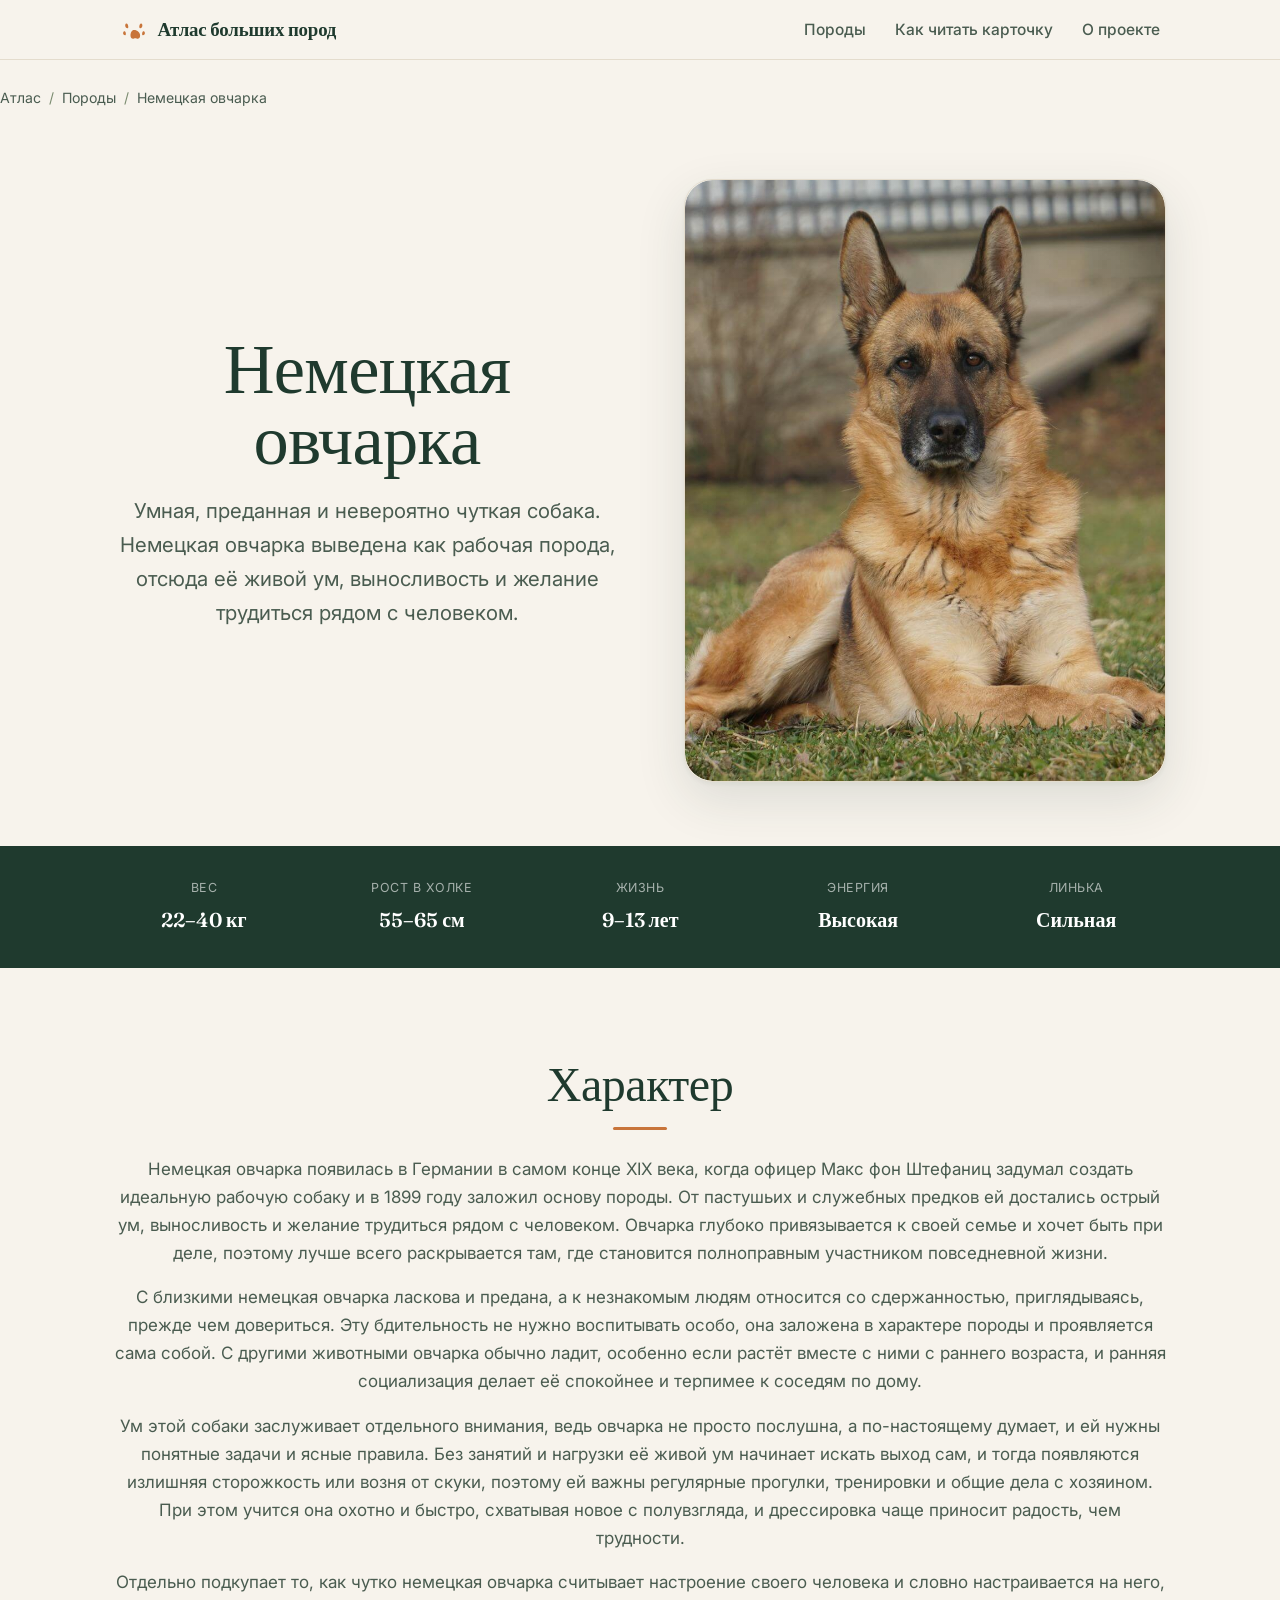
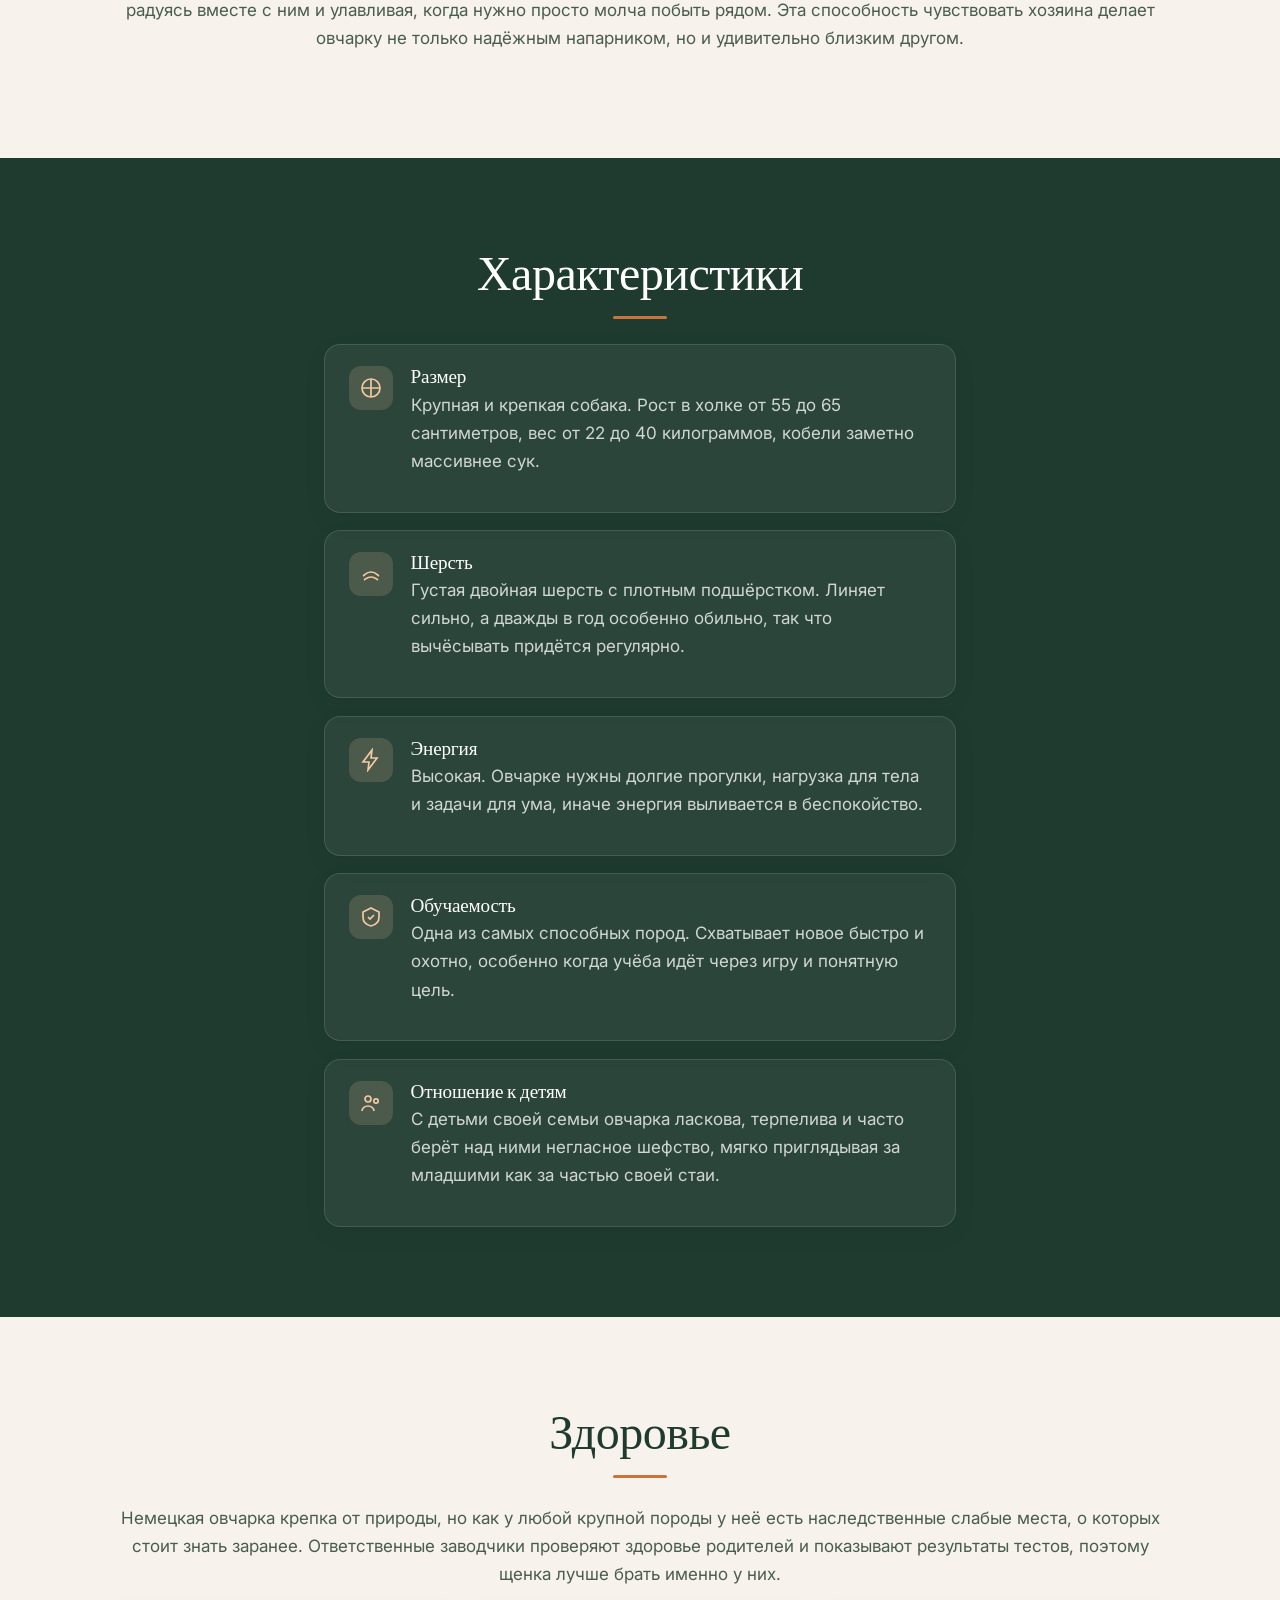
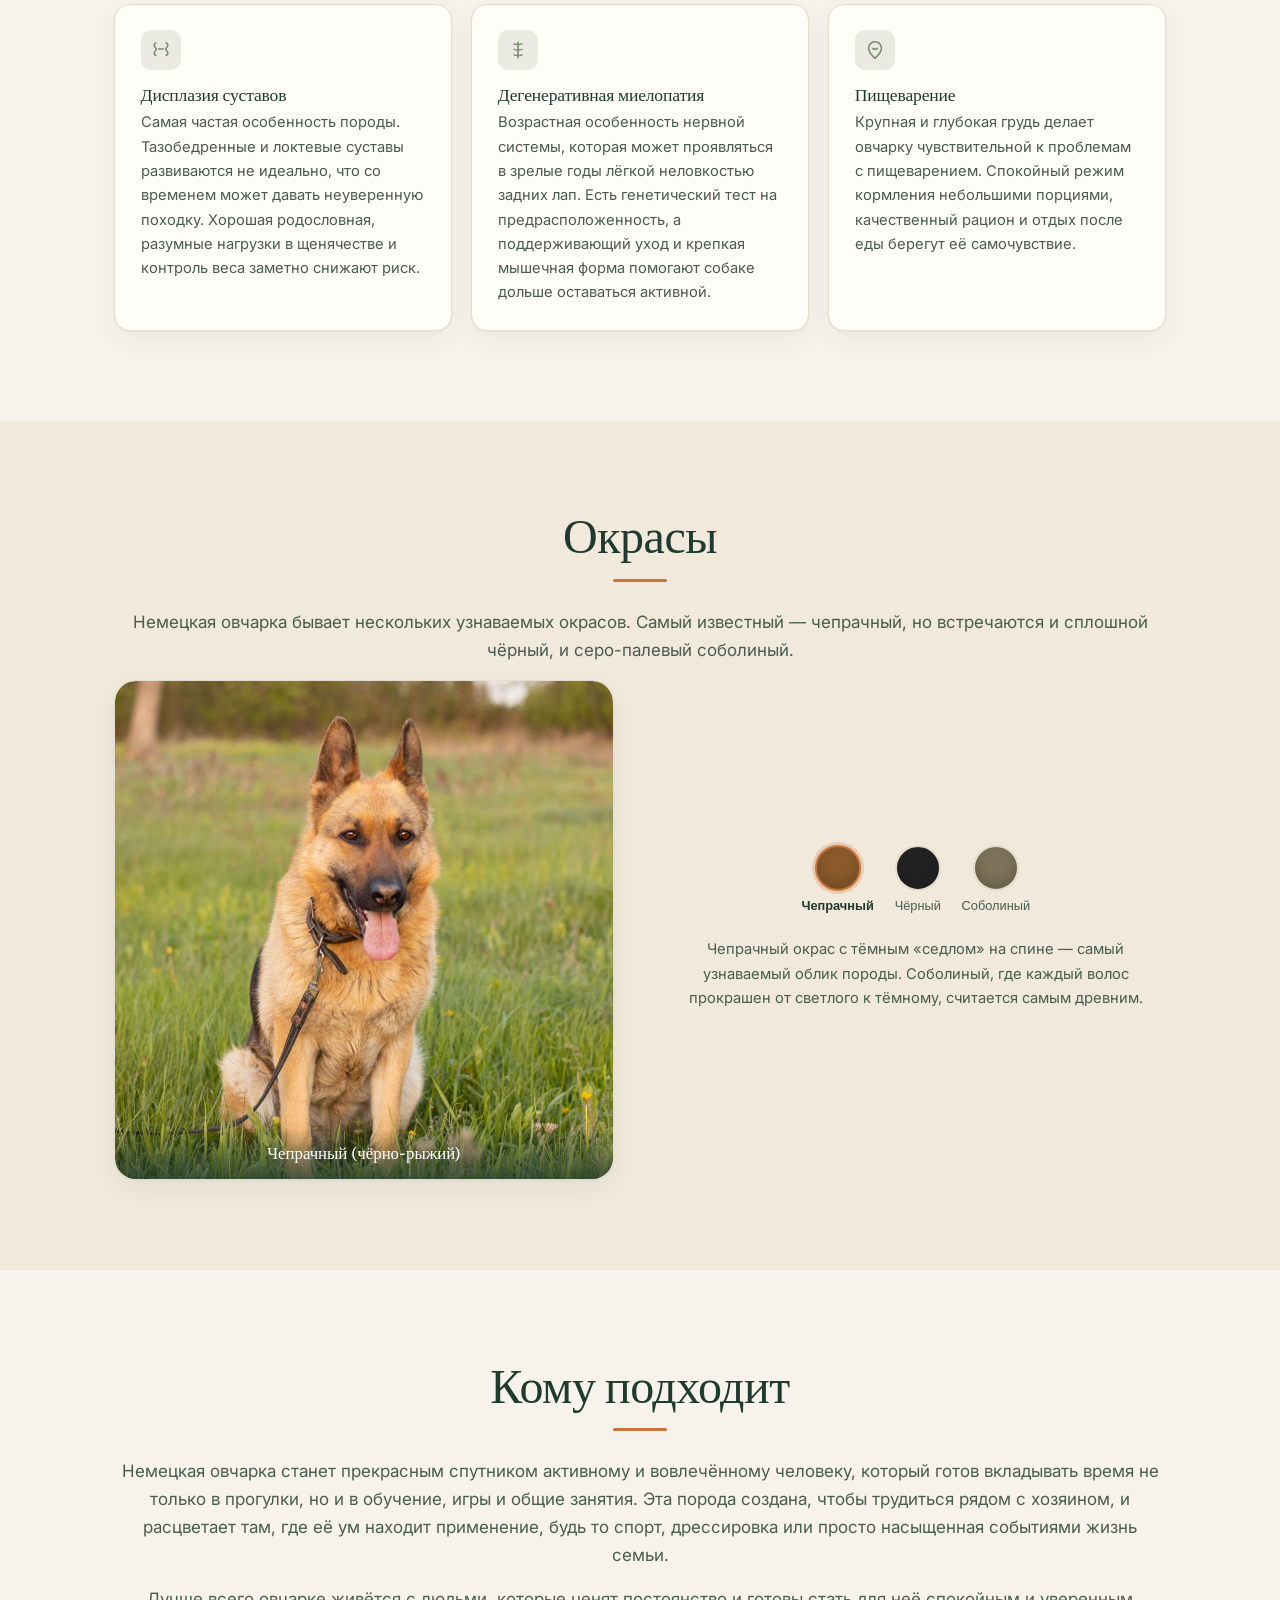
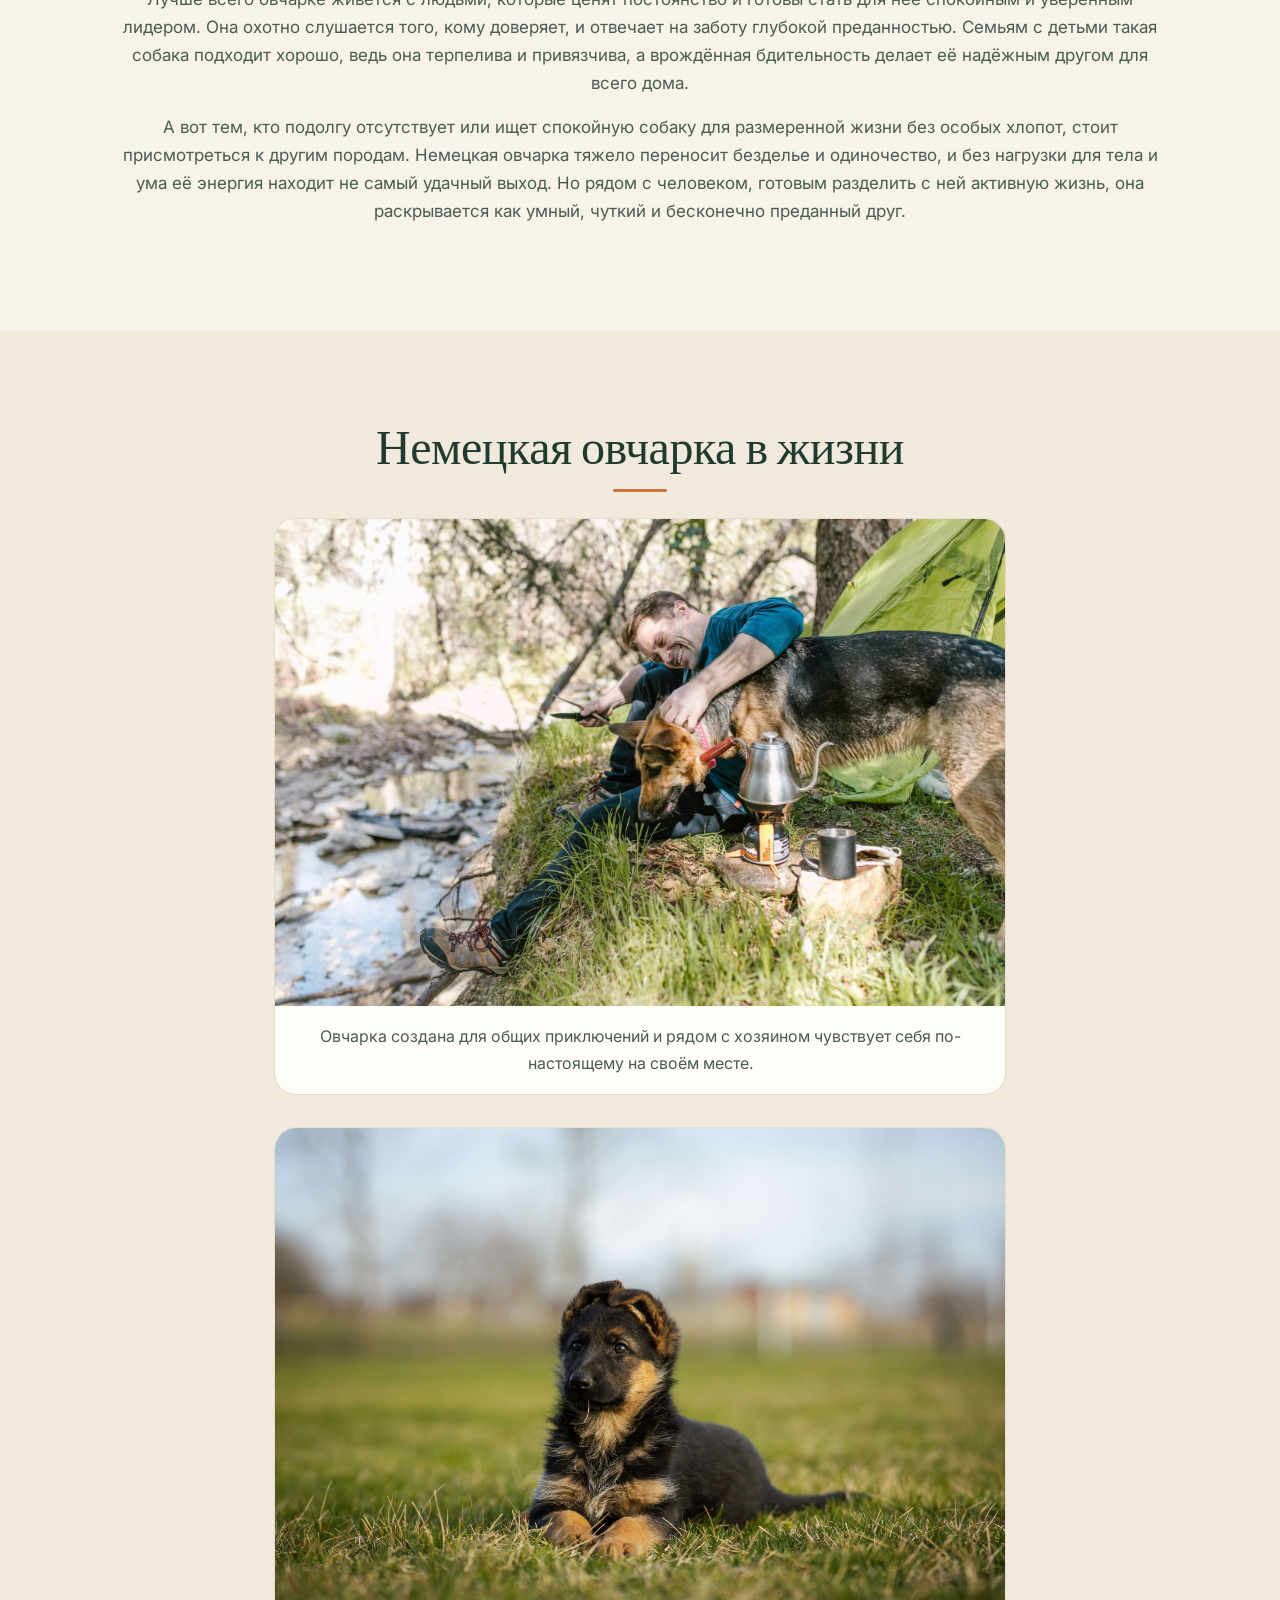
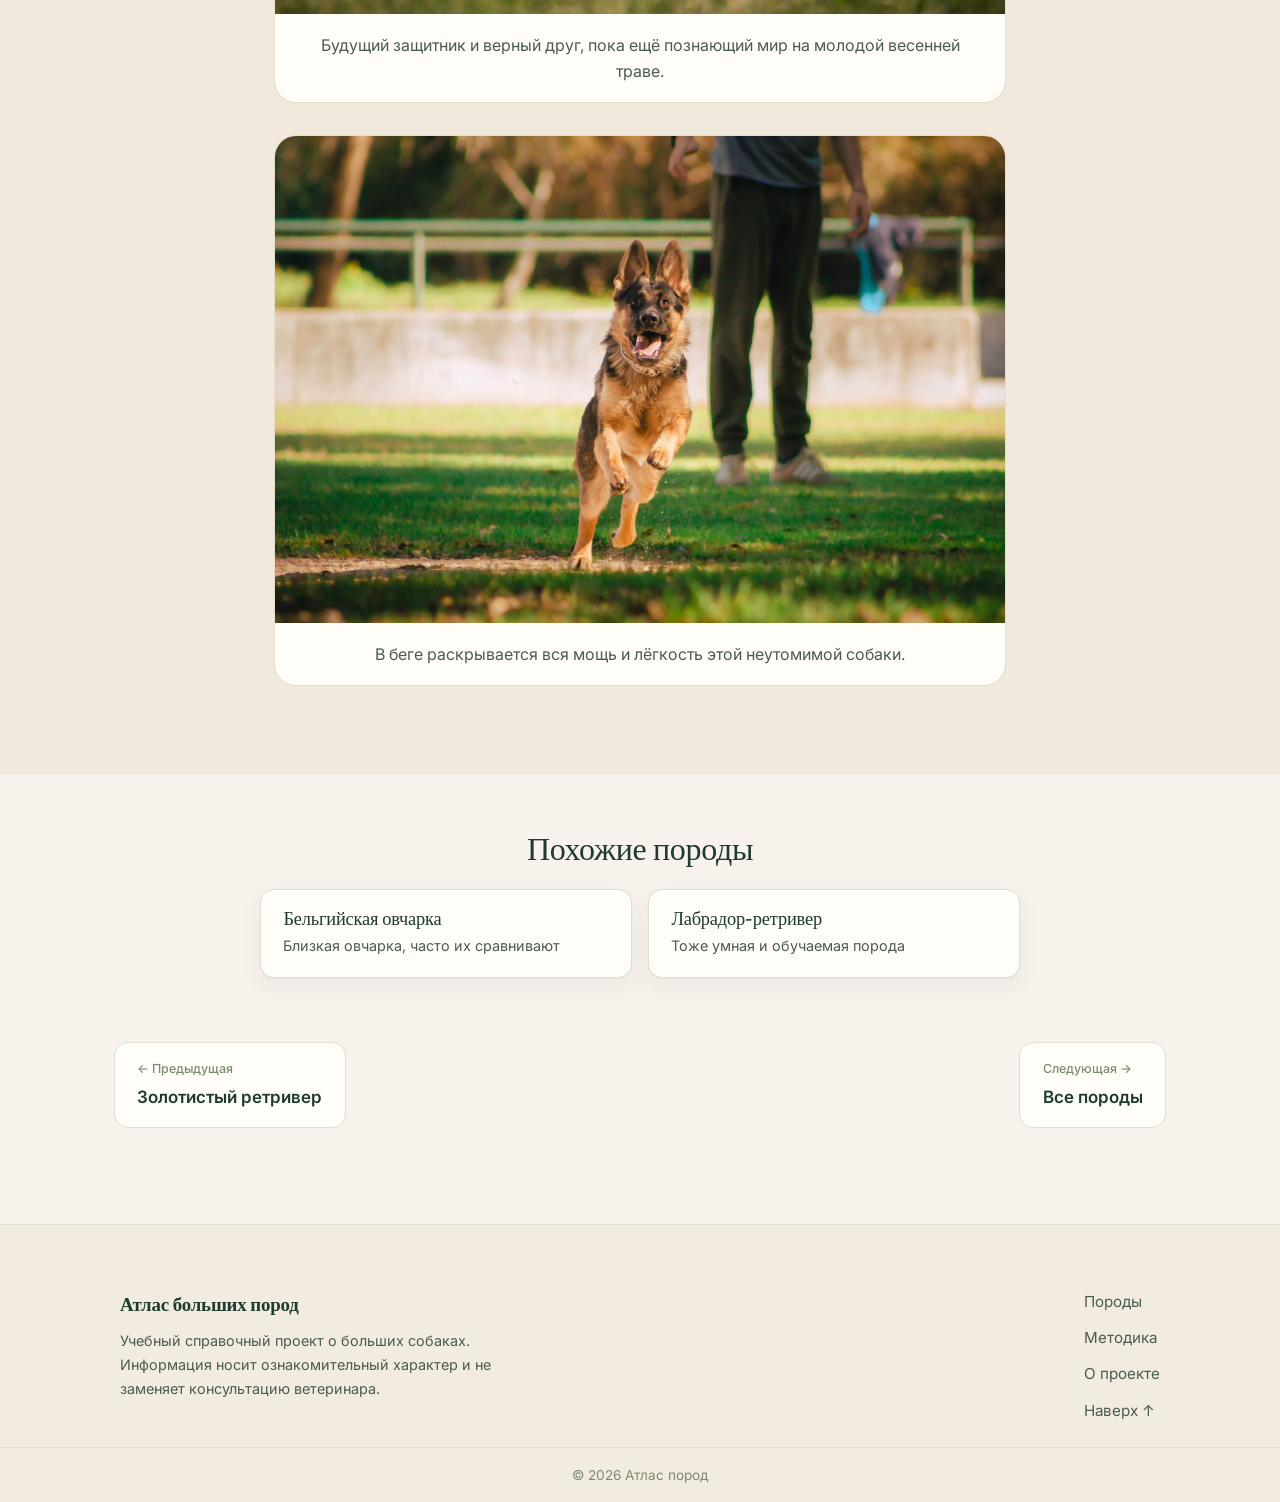
<file: shepherd.html>
<!DOCTYPE html>
<html lang="ru">
<head>
<meta charset="UTF-8">
<meta name="viewport" content="width=device-width, initial-scale=1.0">
<link rel="icon" type="image/png" href="images/favicon.png">
<link rel="apple-touch-icon" href="images/apple-touch-icon.png">
<meta property="og:image" content="https://bigdogatlas.com/images/og-image.jpg">
<meta property="og:url" content="https://bigdogatlas.com/">
<meta name="twitter:card" content="summary_large_image">
<title>Немецкая овчарка — Атлас больших пород собак</title>
<meta name="description" content="Подробная карточка немецкой овчарки: характер, рост и вес, болезни породы, реальные окрасы и советы по уходу за умной служебной собакой.">

<meta property="og:title" content="Немецкая овчарка — характер, здоровье, окрасы">
<meta property="og:description" content="Честная карточка породы: характер, здоровье, окрасы и уход за немецкой овчаркой.">
<meta property="og:type" content="article">

<!-- Структурированные данные: помогает попасть в Google AI Overviews -->
<script type="application/ld+json">
{
  "@context":"https://schema.org",
  "@type":"Article",
  "headline":"Немецкая овчарка — характер, здоровье, окрасы",
  "about":"Немецкая овчарка",
  "inLanguage":"ru",
  "description":"Характер, характеристики, болезни, окрасы и уход за немецкой овчаркой."
}
</script>
<script type="application/ld+json">
{
  "@context":"https://schema.org",
  "@type":"FAQPage",
  "mainEntity":[
    {"@type":"Question","name":"Сколько весит немецкая овчарка?","acceptedAnswer":{"@type":"Answer","text":"Взрослая немецкая овчарка весит примерно 22–40 кг: кобели от 30 до 40 кг, суки от 22 до 32 кг."}},
    {"@type":"Question","name":"Немецкая овчарка и малинуа — это одно и то же?","acceptedAnswer":{"@type":"Answer","text":"Нет. Малинуа (бельгийская овчарка) мельче, суше, с короткой шерстью и резкой чёрной маской, а немецкая овчарка крупнее и с более длинной густой шерстью."}},
    {"@type":"Question","name":"Какие болезни бывают у немецкой овчарки?","acceptedAnswer":{"@type":"Answer","text":"Немецкие овчарки склонны к дисплазии тазобедренных и локтевых суставов, дегенеративной миелопатии и чувствительному пищеварению."}}
  ]
}
</script>

<link rel="preconnect" href="https://fonts.googleapis.com">
<link rel="preconnect" href="https://fonts.gstatic.com" crossorigin>
<link href="https://fonts.googleapis.com/css2?family=Fraunces:ital,opsz,wght@0,9..144,400;0,9..144,500;0,9..144,600;1,9..144,400&family=Inter:wght@400;500;600&display=swap" rel="stylesheet">
<link rel="stylesheet" href="styles.css">
<link rel="stylesheet" href="breed.css">
<style>
/* Блок «Похожие породы» */
.related-breeds{max-width:var(--content,1180px);margin:0 auto;padding:clamp(2rem,5vw,3.5rem) var(--edge,clamp(20px,5vw,72px)) 0}
.related-breeds h2{font-family:'Fraunces',serif;font-size:clamp(1.5rem,3vw,2rem);margin-bottom:1.4rem;text-align:center}
.related-grid{display:grid;grid-template-columns:1fr 1fr;gap:1rem;max-width:760px;margin-inline:auto}
.related-card{display:block;background:var(--bg-card);border:1px solid var(--line);border-radius:14px;padding:1.2rem 1.4rem;box-shadow:var(--shadow);transition:transform .25s var(--ease),box-shadow .25s var(--ease),border-color .25s var(--ease)}
.related-card:hover{transform:translateY(-4px);box-shadow:var(--shadow-lg);border-color:var(--accent)}
.related-card h3{font-family:'Fraunces',serif;font-size:1.15rem;margin-bottom:.3rem;color:var(--ink)}
.related-card p{font-size:.9rem;color:var(--ink-soft);margin:0}
@media (max-width:600px){.related-grid{grid-template-columns:1fr}}
</style>
</head>
<body>

<a class="skip-link" href="#main">К содержанию</a>

<header class="site-header" id="top">
  <nav class="nav" aria-label="Основная навигация">
    <a class="brand" href="index.html">
      <span class="brand-mark" aria-hidden="true">
        <svg viewBox="0 0 32 32" width="28" height="28" fill="none"><path d="M9 14c-2.2 0-3.5-2-3-4 .4-1.6 2-2 3 0 .8 1.6.5 4 0 4zm14 0c-1 0-1.3-2.4-.5-4 1-2 2.6-1.6 3-0 .5 2-0.8 4-2.5 4zM6 22c-2 0-3-2-2.2-3.7.7-1.5 2.2-1 2.7.6.4 1.4.3 3.1-.5 3.1zm20 0c-.8 0-.9-1.7-.5-3.1.5-1.6 2-2.1 2.7-.6C29 20 28 22 26 22zM16 16c4 0 7 3 7 6.5 0 2.8-2.2 4-4 3.2-1.2-.5-2-.5-3 0-1.8.8-4-.4-4-3.2C12 19 13.5 16 16 16z" fill="currentColor"/></svg>
      </span>
      <span class="brand-text">Атлас&nbsp;больших&nbsp;пород</span>
    </a>
    <button class="nav-toggle" aria-expanded="false" aria-controls="nav-links" aria-label="Открыть меню"><span></span><span></span><span></span></button>
    <ul class="nav-links" id="nav-links">
      <li><a href="breeds.html">Породы</a></li>
      <li><a href="index.html#how">Как читать карточку</a></li>
      <li><a href="index.html#about">О проекте</a></li>
    </ul>
  </nav>
</header>

<main id="main" class="breed-page breed-centered breed-premium">

  <nav class="crumbs" aria-label="Хлебные крошки">
    <a href="index.html">Атлас</a><span>/</span><a href="breeds.html">Породы</a><span>/</span> Немецкая овчарка
  </nav>

  <!-- Заголовок -->
  <section class="breed-hero">
    <div class="breed-hero-text">
      <h1>Немецкая овчарка</h1>
      <p class="lead">Умная, преданная и невероятно чуткая собака. Немецкая овчарка выведена как рабочая порода, отсюда её живой ум, выносливость и желание трудиться рядом с человеком.</p>
    </div>
    <div class="breed-portrait">
      <img src="images/shepherd-hero.jpg" alt="Немецкая овчарка" loading="eager">
    </div>
  </section>

  <!-- Быстрые факты -->
  <div class="facts-band">
    <dl class="facts">
      <div><dt>Вес</dt><dd>22–40 кг</dd></div>
      <div><dt>Рост в холке</dt><dd>55–65 см</dd></div>
      <div><dt>Жизнь</dt><dd>9–13 лет</dd></div>
      <div><dt>Энергия</dt><dd>Высокая</dd></div>
      <div><dt>Линька</dt><dd>Сильная</dd></div>
    </dl>
  </div>

  <!-- Характер -->
  <section class="breed-section sec-cream" data-reveal>
    <h2>Характер</h2>
    <p>Немецкая овчарка появилась в Германии в самом конце XIX века, когда офицер Макс фон Штефаниц задумал создать идеальную рабочую собаку и в 1899 году заложил основу породы. От пастушьих и служебных предков ей достались острый ум, выносливость и желание трудиться рядом с человеком. Овчарка глубоко привязывается к своей семье и хочет быть при деле, поэтому лучше всего раскрывается там, где становится полноправным участником повседневной жизни.</p>
    <p>С близкими немецкая овчарка ласкова и предана, а к незнакомым людям относится со сдержанностью, приглядываясь, прежде чем довериться. Эту бдительность не нужно воспитывать особо, она заложена в характере породы и проявляется сама собой. С другими животными овчарка обычно ладит, особенно если растёт вместе с ними с раннего возраста, и ранняя социализация делает её спокойнее и терпимее к соседям по дому.</p>
    <p>Ум этой собаки заслуживает отдельного внимания, ведь овчарка не просто послушна, а по-настоящему думает, и ей нужны понятные задачи и ясные правила. Без занятий и нагрузки её живой ум начинает искать выход сам, и тогда появляются излишняя сторожкость или возня от скуки, поэтому ей важны регулярные прогулки, тренировки и общие дела с хозяином. При этом учится она охотно и быстро, схватывая новое с полувзгляда, и дрессировка чаще приносит радость, чем трудности.</p>
    <p>Отдельно подкупает то, как чутко немецкая овчарка считывает настроение своего человека и словно настраивается на него, радуясь вместе с ним и улавливая, когда нужно просто молча побыть рядом. Эта способность чувствовать хозяина делает овчарку не только надёжным напарником, но и удивительно близким другом.</p>
  </section>

  <!-- Характеристики -->
  <section class="breed-section sec-dark" data-reveal>
    <h2>Характеристики</h2>
    <div class="spec-list">
      <div class="spec-item"><span class="spec-icon"><svg viewBox="0 0 24 24"><path d="M3 12h18M12 3v18"/><circle cx="12" cy="12" r="9"/></svg></span><div><h3>Размер</h3><p>Крупная и крепкая собака. Рост в холке от 55 до 65 сантиметров, вес от 22 до 40 килограммов, кобели заметно массивнее сук.</p></div></div>
      <div class="spec-item"><span class="spec-icon"><svg viewBox="0 0 24 24"><path d="M4 14c2-1 3-4 8-4s6 3 8 4M5 18c2-1 3-3 7-3s5 2 7 3"/></svg></span><div><h3>Шерсть</h3><p>Густая двойная шерсть с плотным подшёрстком. Линяет сильно, а дважды в год особенно обильно, так что вычёсывать придётся регулярно.</p></div></div>
      <div class="spec-item"><span class="spec-icon"><svg viewBox="0 0 24 24"><path d="M13 2L4 14h6l-1 8 9-12h-6z"/></svg></span><div><h3>Энергия</h3><p>Высокая. Овчарке нужны долгие прогулки, нагрузка для тела и задачи для ума, иначе энергия выливается в беспокойство.</p></div></div>
      <div class="spec-item"><span class="spec-icon"><svg viewBox="0 0 24 24"><path d="M12 3l8 4v5c0 5-3.5 8-8 9-4.5-1-8-4-8-9V7z"/><path d="M9 12l2 2 4-4"/></svg></span><div><h3>Обучаемость</h3><p>Одна из самых способных пород. Схватывает новое быстро и охотно, особенно когда учёба идёт через игру и понятную цель.</p></div></div>
      <div class="spec-item"><span class="spec-icon"><svg viewBox="0 0 24 24"><circle cx="9" cy="8" r="3"/><circle cx="17" cy="10" r="2.2"/><path d="M3 20c0-3 3-5 6-5s6 2 6 5"/></svg></span><div><h3>Отношение к детям</h3><p>С детьми своей семьи овчарка ласкова, терпелива и часто берёт над ними негласное шефство, мягко приглядывая за младшими как за частью своей стаи.</p></div></div>
    </div>
  </section>

  <!-- Здоровье -->
  <section class="breed-section sec-cream" data-reveal>
    <h2>Здоровье</h2>
    <p>Немецкая овчарка крепка от природы, но как у любой крупной породы у неё есть наследственные слабые места, о которых стоит знать заранее. Ответственные заводчики проверяют здоровье родителей и показывают результаты тестов, поэтому щенка лучше брать именно у них.</p>
    <div class="health-grid">
      <div class="health-card"><span class="health-ico"><svg viewBox="0 0 24 24"><path d="M7 4c-2 0-3 2-2 4l2 3-2 3c-1 2 0 4 2 4M17 4c2 0 3 2 2 4l-2 3 2 3c1 2 0 4-2 4M9 11h6"/></svg></span><h3>Дисплазия суставов</h3><p>Самая частая особенность породы. Тазобедренные и локтевые суставы развиваются не идеально, что со временем может давать неуверенную походку. Хорошая родословная, разумные нагрузки в щенячестве и контроль веса заметно снижают риск.</p></div>
      <div class="health-card"><span class="health-ico"><svg viewBox="0 0 24 24"><path d="M12 3v18M12 6c3 0 5-1 5-1M12 6c-3 0-5-1-5-1M12 12c3 0 5-1 5-1M12 12c-3 0-5-1-5-1M12 18c3 0 5-1 5-1M12 18c-3 0-5-1-5-1"/></svg></span><h3>Дегенеративная миелопатия</h3><p>Возрастная особенность нервной системы, которая может проявляться в зрелые годы лёгкой неловкостью задних лап. Есть генетический тест на предрасположенность, а поддерживающий уход и крепкая мышечная форма помогают собаке дольше оставаться активной.</p></div>
      <div class="health-card"><span class="health-ico"><svg viewBox="0 0 24 24"><path d="M12 3c4 0 7 3 7 7 0 5-4 8-7 11-3-3-7-6-7-11 0-4 3-7 7-7z"/><path d="M9 10c1.5 1.5 4.5 1.5 6 0"/></svg></span><h3>Пищеварение</h3><p>Крупная и глубокая грудь делает овчарку чувствительной к проблемам с пищеварением. Спокойный режим кормления небольшими порциями, качественный рацион и отдых после еды берегут её самочувствие.</p></div>
    </div>
  </section>

  <!-- Окрасы -->
  <section class="breed-section sec-card" data-reveal>
    <h2>Окрасы</h2>
    <p>Немецкая овчарка бывает нескольких узнаваемых окрасов. Самый известный — чепрачный, но встречаются и сплошной чёрный, и серо-палевый соболиный.</p>
    <div class="coat-block">
      <div class="coat-preview">
        <img id="coat-photo" src="images/shepherd-saddle.jpg" alt="Немецкая овчарка чепрачного окраса" loading="lazy">
        <span id="coat-name"></span>
      </div>
      <div>
        <div class="swatches" role="group" aria-label="Выбор окраса немецкой овчарки">
          <button class="swatch" data-photo="images/shepherd-saddle.jpg" data-name="Чепрачный (чёрно-рыжий)"><span class="swatch-chip" style="background:#8a5a2b" aria-hidden="true"></span><span class="swatch-label">Чепрачный</span></button>
          <button class="swatch" data-photo="images/shepherd-black.jpg" data-name="Чёрный"><span class="swatch-chip" style="background:#222222" aria-hidden="true"></span><span class="swatch-label">Чёрный</span></button>
          <button class="swatch" data-photo="images/shepherd-sable.jpg" data-name="Соболиный (зонарно-серый)"><span class="swatch-chip" style="background:#7c7259" aria-hidden="true"></span><span class="swatch-label">Соболиный</span></button>
        </div>
        <p style="margin-top:1.2rem;font-size:.92rem">Чепрачный окрас с тёмным «седлом» на спине — самый узнаваемый облик породы. Соболиный, где каждый волос прокрашен от светлого к тёмному, считается самым древним.</p>
      </div>
    </div>
  </section>

  <!-- Кому подходит -->
  <section class="breed-section sec-cream" data-reveal>
    <h2>Кому подходит</h2>
    <p>Немецкая овчарка станет прекрасным спутником активному и вовлечённому человеку, который готов вкладывать время не только в прогулки, но и в обучение, игры и общие занятия. Эта порода создана, чтобы трудиться рядом с хозяином, и расцветает там, где её ум находит применение, будь то спорт, дрессировка или просто насыщенная событиями жизнь семьи.</p>
    <p>Лучше всего овчарке живётся с людьми, которые ценят постоянство и готовы стать для неё спокойным и уверенным лидером. Она охотно слушается того, кому доверяет, и отвечает на заботу глубокой преданностью. Семьям с детьми такая собака подходит хорошо, ведь она терпелива и привязчива, а врождённая бдительность делает её надёжным другом для всего дома.</p>
    <p>А вот тем, кто подолгу отсутствует или ищет спокойную собаку для размеренной жизни без особых хлопот, стоит присмотреться к другим породам. Немецкая овчарка тяжело переносит безделье и одиночество, и без нагрузки для тела и ума её энергия находит не самый удачный выход. Но рядом с человеком, готовым разделить с ней активную жизнь, она раскрывается как умный, чуткий и бесконечно преданный друг.</p>
  </section>

  <!-- Галерея -->
  <section class="breed-section sec-card" data-reveal>
    <h2>Немецкая овчарка в жизни</h2>
    <div class="gallery gallery-vertical">
      <figure><img src="images/shepherd-life-1.jpg" alt="Немецкая овчарка в походе с человеком" loading="lazy"><figcaption>Овчарка создана для общих приключений и рядом с хозяином чувствует себя по-настоящему на своём месте.</figcaption></figure>
      <figure><img src="images/shepherd-life-2.jpg" alt="Щенок немецкой овчарки на траве" loading="lazy"><figcaption>Будущий защитник и верный друг, пока ещё познающий мир на молодой весенней траве.</figcaption></figure>
      <figure><img src="images/shepherd-life-3.jpg" alt="Немецкая овчарка бежит" loading="lazy"><figcaption>В беге раскрывается вся мощь и лёгкость этой неутомимой собаки.</figcaption></figure>
    </div>
  </section>

  <!-- Навигация между породами -->
  <section class="related-breeds" aria-label="Похожие породы">
    <h2>Похожие породы</h2>
    <div class="related-grid"><a class="related-card" href="belgian.html"><h3>Бельгийская овчарка</h3><p>Близкая овчарка, часто их сравнивают</p></a><a class="related-card" href="labrador.html"><h3>Лабрадор-ретривер</h3><p>Тоже умная и обучаемая порода</p></a></div>
  </section>

  <nav class="breed-nav" aria-label="Другие породы">
    <a href="golden.html"><small>← Предыдущая</small>Золотистый ретривер</a>
    <a href="index.html#breeds"><small>Следующая →</small>Все породы</a>
  </nav>

</main>

<footer class="site-footer">
  <div class="footer-inner">
    <div>
      <span class="brand-text">Атлас&nbsp;больших&nbsp;пород</span>
      <p class="footer-note">Учебный справочный проект о больших собаках. Информация носит ознакомительный характер и не заменяет консультацию ветеринара.</p>
    </div>
    <nav aria-label="Подвал">
      <a href="breeds.html">Породы</a>
      <a href="index.html#how">Методика</a>
      <a href="index.html#about">О проекте</a>
      <a href="#top">Наверх ↑</a>
    </nav>
  </div>
  <p class="footer-copy">© 2026 Атлас пород</p>
</footer>

<script src="script.js"></script>
</body>
</html>
</file>
<file: styles.css>
/* =========================================================
   АТЛАС ПОРОД — стили
   Концепция: премиальный иллюстрированный полевой справочник
   Палитра: тёплый крем, чернильно-зелёный, терракота, мох
   ========================================================= */

:root{
  --bg:        #F7F3EC;   /* тёплый кремовый фон, не чисто белый */
  --bg-card:   #FFFDF8;   /* карточки чуть светлее фона */
  --ink:       #1F3A2E;   /* глубокий чернильно-зелёный текст */
  --ink-soft:  #4A5C50;   /* приглушённый текст */
  --accent:    #C8743A;   /* терракотово-янтарный акцент */
  --accent-dk: #A95C28;
  --moss:      #7A8B6F;   /* мягкий мох */
  --line:      #E4DCCD;   /* линии и рамки */
  --shadow:    0 1px 2px rgba(31,58,46,.04), 0 8px 24px rgba(31,58,46,.06);
  --shadow-lg: 0 2px 4px rgba(31,58,46,.05), 0 18px 50px rgba(31,58,46,.12);
  --radius:    18px;
  --maxw:      1120px;
  --ease:      cubic-bezier(.22,.61,.36,1);
}

*{box-sizing:border-box;margin:0;padding:0}

html{scroll-behavior:smooth;-webkit-text-size-adjust:100%}

body{
  background:var(--bg);
  color:var(--ink);
  font-family:'Inter',system-ui,sans-serif;
  font-size:17px;
  line-height:1.65;
  -webkit-font-smoothing:antialiased;
  text-rendering:optimizeLegibility;
}

img{max-width:100%;display:block}

h1,h2,h3{font-family:'Fraunces',Georgia,serif;line-height:1.1;font-weight:500;letter-spacing:-.01em}

a{color:inherit;text-decoration:none}

/* ---- Доступность: фокус и skip-link ---- */
:focus-visible{outline:3px solid var(--accent);outline-offset:3px;border-radius:6px}

.skip-link{
  position:absolute;left:-999px;top:0;z-index:100;
  background:var(--ink);color:#fff;padding:.7rem 1.2rem;border-radius:0 0 10px 0;
}
.skip-link:focus{left:0}

/* ---- Контейнерные отступы ---- */
.hero,.breeds,.how,.about,.section-head{max-width:var(--maxw);margin-inline:auto;padding-inline:clamp(20px,5vw,40px)}

.eyebrow{
  font-size:.78rem;letter-spacing:.18em;text-transform:uppercase;
  color:var(--accent-dk);font-weight:600;margin-bottom:.9rem;
}

/* =========================================================
   ШАПКА
   ========================================================= */
.site-header{position:sticky;top:0;z-index:50;background:rgba(247,243,236,.82);backdrop-filter:blur(10px);border-bottom:1px solid var(--line)}
.nav{max-width:var(--maxw);margin-inline:auto;padding:14px clamp(20px,5vw,40px);display:flex;align-items:center;justify-content:space-between;gap:1rem}
.brand{display:flex;align-items:center;gap:.6rem;font-weight:600}
.brand-mark{color:var(--accent);display:grid;place-items:center}
.brand-text{font-family:'Fraunces',serif;font-size:1.18rem;font-weight:600;letter-spacing:-.01em}
.nav-links{display:flex;gap:1.8rem;list-style:none}
.nav-links a{font-size:.97rem;color:var(--ink-soft);font-weight:500;position:relative;padding:.2rem 0}
.nav-links a::after{content:"";position:absolute;left:0;bottom:-2px;width:0;height:2px;background:var(--accent);transition:width .25s var(--ease)}
.nav-links a:hover{color:var(--ink)}
.nav-links a:hover::after{width:100%}

.nav-toggle{display:none;flex-direction:column;gap:5px;background:none;border:0;cursor:pointer;padding:8px}
.nav-toggle span{width:24px;height:2px;background:var(--ink);border-radius:2px;transition:.3s var(--ease)}
.nav-toggle[aria-expanded="true"] span:nth-child(1){transform:translateY(7px) rotate(45deg)}
.nav-toggle[aria-expanded="true"] span:nth-child(2){opacity:0}
.nav-toggle[aria-expanded="true"] span:nth-child(3){transform:translateY(-7px) rotate(-45deg)}

/* =========================================================
   HERO
   ========================================================= */
.hero{display:grid;grid-template-columns:1.15fr .85fr;gap:clamp(2rem,5vw,4rem);align-items:center;padding-block:clamp(3rem,8vw,6rem)}
.hero-title{font-size:clamp(2.4rem,6vw,4.1rem);margin-bottom:1.3rem}
.hero-title em{font-style:italic;color:var(--accent)}
.hero-lead{font-size:1.12rem;color:var(--ink-soft);max-width:46ch;margin-bottom:2rem}
.hero-actions{display:flex;flex-wrap:wrap;gap:.9rem;margin-bottom:2.6rem}

.btn{display:inline-flex;align-items:center;gap:.5rem;padding:.85rem 1.5rem;border-radius:999px;font-weight:600;font-size:.98rem;transition:transform .2s var(--ease),box-shadow .2s var(--ease),background .2s var(--ease);border:1.5px solid transparent}
.btn-primary{background:var(--accent);color:#fff;box-shadow:var(--shadow)}
.btn-primary:hover{background:var(--accent-dk);transform:translateY(-2px);box-shadow:var(--shadow-lg)}
.btn-ghost{border-color:var(--line);color:var(--ink)}
.btn-ghost:hover{border-color:var(--ink);transform:translateY(-2px)}

.hero-stats{display:flex;gap:2.4rem;flex-wrap:wrap}
.hero-stats dt{font-size:.8rem;color:var(--ink-soft);letter-spacing:.04em;margin-bottom:.2rem}
.hero-stats dd{font-family:'Fraunces',serif;font-size:2rem;font-weight:600;display:flex;align-items:baseline;gap:.4rem}
.hero-stats dd span{font-family:'Inter',sans-serif;font-size:.72rem;color:var(--moss);font-weight:500}

.hero-figure{display:grid;place-items:center}
.hero-card{position:relative;width:100%;max-width:380px;aspect-ratio:4/5;background:var(--bg-card);border:1px solid var(--line);border-radius:24px;box-shadow:var(--shadow-lg);display:grid;place-items:center;overflow:hidden}
.hero-card::before{content:"";position:absolute;inset:0;background:radial-gradient(120% 80% at 70% 10%,rgba(200,116,58,.10),transparent 60%)}
.hero-card-label{position:absolute;bottom:18px;left:20px;font-size:.8rem;color:var(--ink-soft);letter-spacing:.04em;background:var(--bg);padding:.35rem .7rem;border-radius:999px;border:1px solid var(--line)}

/* =========================================================
   ИЛЛЮСТРАЦИИ СОБАК (чистый CSS, без внешних картинок)
   Переменная --coat задаёт окрас — переключается скриптом
   ========================================================= */
.dog-silhouette,.breed-art,.dog-husky,.dog-malamute,.dog-bernese{--coat:#6b6b6b;--coat2:#cfcfcf}
[class*="dog-"]{
  position:relative;width:min(70%,240px);aspect-ratio:1;
}
/* Голова + морда через слои градиентов и форм */
[class*="dog-"]::before{
  content:"";position:absolute;inset:12% 18%;border-radius:48% 48% 46% 46%/55% 55% 45% 45%;
  background:
    radial-gradient(circle at 50% 78%, var(--coat2) 0 18%, transparent 19%),
    linear-gradient(160deg,var(--coat),color-mix(in srgb,var(--coat) 70%, #000) 100%);
  box-shadow:inset 0 -10px 24px rgba(0,0,0,.18);
}
/* Уши */
[class*="dog-"]::after{
  content:"";position:absolute;top:4%;left:50%;width:78%;height:34%;transform:translateX(-50%);
  background:
    radial-gradient(60% 100% at 12% 100%, var(--coat) 0 60%, transparent 61%),
    radial-gradient(60% 100% at 88% 100%, var(--coat) 0 60%, transparent 61%);
}
.dog-husky{--coat:#3a3a3a;--coat2:#f4f4f4}
.dog-malamute{--coat:#4a4036;--coat2:#efe7d8}
.dog-bernese{--coat:#241c16;--coat2:#e8e2d6}
.breed-art{width:88px;height:88px;flex:0 0 auto}

/* =========================================================
   ОБЩИЙ ЗАГОЛОВОК СЕКЦИИ
   ========================================================= */
.section-head{text-align:center;padding-block:clamp(2.5rem,6vw,4rem) 1.5rem}
.section-head h2{font-size:clamp(2rem,4.5vw,2.9rem);margin-bottom:.7rem}
.section-note{color:var(--ink-soft);max-width:54ch;margin-inline:auto}

/* =========================================================
   КАТАЛОГ ПОРОД
   ========================================================= */
.breeds{padding-bottom:clamp(3rem,7vw,5rem)}
.breed-grid{list-style:none;display:grid;grid-template-columns:repeat(auto-fit,minmax(280px,1fr));gap:1.4rem}
.breed-card{
  position:relative;display:grid;grid-template-rows:auto auto 1fr auto;gap:1rem;
  background:var(--bg-card);border:1px solid var(--line);border-radius:var(--radius);
  padding:1.6rem 1.6rem 1.4rem;box-shadow:var(--shadow);
  transition:transform .28s var(--ease),box-shadow .28s var(--ease),border-color .28s var(--ease);
  height:100%;
}
.breed-card:hover{transform:translateY(-5px);box-shadow:var(--shadow-lg);border-color:#d8cdb8}
.breed-num{font-family:'Fraunces',serif;font-size:.9rem;color:var(--moss);letter-spacing:.1em}
.breed-card .breed-art{margin:.3rem auto .2rem}
.breed-name{font-family:'Fraunces',serif;font-size:1.5rem;font-weight:600;display:block;margin-bottom:.35rem}
.breed-tag{display:block;color:var(--accent-dk);font-size:.9rem;font-weight:500;margin-bottom:.5rem}
.breed-meta{display:block;color:var(--ink-soft);font-size:.86rem}
.breed-go{font-weight:600;font-size:.92rem;color:var(--ink);display:inline-flex;gap:.3rem;transition:gap .2s var(--ease)}
.breed-card:hover .breed-go{gap:.7rem;color:var(--accent)}

/* =========================================================
   КАК ЧИТАТЬ КАРТОЧКУ
   ========================================================= */
.how{background:linear-gradient(180deg,transparent,rgba(122,139,111,.06));padding-bottom:clamp(3rem,7vw,5rem);max-width:none}
.how>.section-head,.how>.how-list{max-width:var(--maxw);margin-inline:auto;padding-inline:clamp(20px,5vw,40px)}
.how-list{list-style:none;display:grid;grid-template-columns:repeat(auto-fit,minmax(280px,1fr));gap:1.2rem 2.4rem}
.how-list li{display:flex;gap:1.1rem;align-items:flex-start;padding-block:.6rem;border-top:1px solid var(--line)}
.how-n{font-family:'Fraunces',serif;font-size:1.4rem;color:var(--accent);font-weight:600;flex:0 0 auto;width:2ch}
.how-list h3{font-size:1.2rem;margin-bottom:.25rem}
.how-list p{color:var(--ink-soft);font-size:.95rem}

/* =========================================================
   О ПРОЕКТЕ
   ========================================================= */
.about{padding-block:clamp(3.5rem,8vw,6rem)}
.about-inner{max-width:62ch;margin-inline:auto;text-align:center}
.about-inner h2{font-size:clamp(2rem,4.5vw,2.8rem);margin-bottom:1.3rem}
.about-inner p{color:var(--ink-soft);margin-bottom:1.1rem;font-size:1.05rem}
.about-note{font-size:.95rem;background:var(--bg-card);border:1px solid var(--line);border-radius:14px;padding:1rem 1.3rem}

/* =========================================================
   ПОДВАЛ
   ========================================================= */
.site-footer{border-top:1px solid var(--line);margin-top:2rem;background:#F2ECE0}
.footer-inner{max-width:var(--maxw);margin-inline:auto;padding:clamp(2.5rem,6vw,4rem) clamp(20px,5vw,40px) 1.5rem;display:flex;flex-wrap:wrap;gap:2rem;justify-content:space-between}
.footer-note{color:var(--ink-soft);font-size:.9rem;max-width:42ch;margin-top:.6rem}
.site-footer nav{display:flex;flex-direction:column;gap:.7rem}
.site-footer nav a{color:var(--ink-soft);font-size:.95rem}
.site-footer nav a:hover{color:var(--accent)}
.footer-copy{text-align:center;color:var(--moss);font-size:.85rem;padding:1rem;border-top:1px solid var(--line)}

/* =========================================================
   АДАПТИВ
   ========================================================= */
@media (max-width:860px){
  .hero{grid-template-columns:1fr;text-align:left}
  .hero-figure{order:-1}
  .hero-card{max-width:300px}
  .nav-toggle{display:flex}
  .nav-links{
    position:absolute;top:100%;left:0;right:0;flex-direction:column;gap:0;
    background:var(--bg);border-bottom:1px solid var(--line);
    max-height:0;overflow:hidden;transition:max-height .35s var(--ease);
  }
  .nav-links.open{max-height:320px}
  .nav-links li{border-top:1px solid var(--line)}
  .nav-links a{display:block;padding:1rem clamp(20px,5vw,40px)}
  .nav-links a::after{display:none}
}

@media (max-width:480px){
  body{font-size:16px}
  .hero-stats{gap:1.5rem}
  .hero-stats dd{font-size:1.6rem}
}

/* ---- Уважение к настройке «уменьшить движение» ---- */
@media (prefers-reduced-motion:reduce){
  *{animation:none!important;transition:none!important;scroll-behavior:auto!important}
}

/* =========================================================
   СТРАНИЦА ПОРОДЫ
   ========================================================= */
.breed-page{max-width:var(--maxw);margin-inline:auto;padding-inline:clamp(20px,5vw,40px)}

.crumbs{display:flex;gap:.5rem;align-items:center;font-size:.88rem;color:var(--ink-soft);padding-block:1.6rem .4rem}
.crumbs a:hover{color:var(--accent)}
.crumbs span{color:var(--moss)}

/* Заголовок породы */
.breed-hero{display:grid;grid-template-columns:1fr 1fr;gap:clamp(1.5rem,4vw,3.5rem);align-items:center;padding-block:1.5rem clamp(2.5rem,6vw,4rem)}
.breed-hero-text .breed-index{font-family:'Fraunces',serif;color:var(--moss);letter-spacing:.1em;margin-bottom:.6rem}
.breed-hero-text h1{font-size:clamp(2.3rem,5.5vw,3.6rem);margin-bottom:1rem}
.breed-hero-text .lead{font-size:1.12rem;color:var(--ink-soft);max-width:48ch}
.breed-portrait{background:var(--bg-card);border:1px solid var(--line);border-radius:24px;box-shadow:var(--shadow-lg);aspect-ratio:1;display:grid;place-items:center;position:relative;overflow:hidden}
.breed-portrait img{width:100%;height:100%;object-fit:cover;border-radius:24px;display:block}
.breed-portrait::before{content:"";position:absolute;inset:0;background:radial-gradient(120% 90% at 30% 10%,rgba(122,139,111,.12),transparent 60%)}

/* Быстрые факты */
.facts{display:grid;grid-template-columns:repeat(auto-fit,minmax(140px,1fr));gap:1px;background:var(--line);border:1px solid var(--line);border-radius:var(--radius);overflow:hidden;margin-bottom:clamp(2.5rem,6vw,4rem)}
.facts div{background:var(--bg-card);padding:1.1rem 1.2rem}
.facts dt{font-size:.78rem;letter-spacing:.04em;color:var(--ink-soft);margin-bottom:.3rem;text-transform:uppercase}
.facts dd{font-family:'Fraunces',serif;font-size:1.25rem;font-weight:600}

/* Разделы контента */
.breed-section{padding-block:clamp(2rem,5vw,3rem);border-top:1px solid var(--line)}
/* Анимация появления — только если JS пометил <html> классом js-reveal.
   Без JS контент виден сразу (прогрессивное улучшение). */
.js-reveal .breed-section[data-reveal]{opacity:0;transform:translateY(18px);transition:opacity .6s var(--ease),transform .6s var(--ease)}
.js-reveal .breed-section[data-reveal].is-visible{opacity:1;transform:none}
.breed-section .sec-eyebrow{font-family:'Fraunces',serif;color:var(--accent);font-size:1rem;margin-bottom:.4rem}
.breed-section h2{font-size:clamp(1.7rem,3.6vw,2.3rem);margin-bottom:1.1rem}
.breed-section p{color:var(--ink-soft);max-width:64ch;margin-bottom:1rem}
.breed-section ul{color:var(--ink-soft);max-width:64ch;padding-left:1.2rem;margin-bottom:1rem}
.breed-section li{margin-bottom:.5rem}
.breed-section li::marker{color:var(--accent)}

/* Health-карточки */
.health-grid{display:grid;grid-template-columns:repeat(auto-fit,minmax(220px,1fr));gap:1rem;max-width:none}
.health-card{background:var(--bg-card);border:1px solid var(--line);border-radius:14px;padding:1.2rem 1.3rem}
.health-card h3{font-size:1.1rem;margin-bottom:.4rem}
.health-card p{font-size:.92rem;margin-bottom:0}

/* ---- Переключатель окрасов (сигнатурный элемент) ---- */
.coat-block{display:grid;grid-template-columns:1fr 1fr;gap:clamp(1.5rem,4vw,3rem);align-items:center}
.coat-preview{background:var(--bg-card);border:1px solid var(--line);border-radius:20px;aspect-ratio:1;display:grid;place-items:center;box-shadow:var(--shadow);position:relative;overflow:hidden}
.coat-preview #coat-photo{width:100%;height:100%;object-fit:cover;border-radius:20px;display:block}
.coat-preview #coat-name{position:absolute;left:0;right:0;bottom:0;text-align:center;padding:.7rem;background:linear-gradient(transparent,rgba(31,58,46,.72));color:#fff;font-family:'Fraunces',serif;font-size:1.05rem}
.coat-preview [class*="dog-"]{transition:none}
.coat-preview [class*="dog-"]::before{transition:background .4s var(--ease)}
#coat-name{position:absolute;bottom:16px;left:0;right:0;text-align:center;font-family:'Fraunces',serif;font-size:1.1rem;color:var(--ink)}
.swatches{display:flex;flex-wrap:wrap;gap:.8rem;margin-top:.4rem}
.swatch{display:flex;flex-direction:column;align-items:center;gap:.45rem;background:none;border:0;cursor:pointer;padding:.3rem;border-radius:12px;transition:transform .2s var(--ease)}
.swatch:hover{transform:translateY(-3px)}
.swatch-chip{width:46px;height:46px;border-radius:50%;border:2px solid var(--line);box-shadow:inset 0 -6px 12px rgba(0,0,0,.18);transition:border-color .2s var(--ease),box-shadow .2s var(--ease)}
.swatch[aria-pressed="true"] .swatch-chip{border-color:var(--accent);box-shadow:inset 0 -6px 12px rgba(0,0,0,.18),0 0 0 3px rgba(200,116,58,.25)}
.swatch-label{font-size:.8rem;color:var(--ink-soft)}
.swatch[aria-pressed="true"] .swatch-label{color:var(--ink);font-weight:600}

/* ---- Галерея фото (плейсхолдеры под реальные снимки) ---- */
.gallery{display:grid;grid-template-columns:repeat(auto-fit,minmax(200px,1fr));gap:1rem}
.gallery figure{margin:0;border-radius:16px;overflow:hidden;border:1px solid var(--line);background:var(--bg-card)}
.photo-ph{aspect-ratio:4/3;display:grid;place-items:center;text-align:center;padding:1rem;
  background:repeating-linear-gradient(135deg,#F1EADB,#F1EADB 12px,#ECE3D2 12px,#ECE3D2 24px);
  color:var(--moss);font-size:.85rem;position:relative}
.photo-ph span{background:var(--bg);padding:.4rem .8rem;border-radius:999px;border:1px solid var(--line)}
.gallery figcaption{padding:.7rem .9rem;font-size:.85rem;color:var(--ink-soft)}
.gallery figure img{display:block;width:100%;height:auto;object-fit:cover}

/* Вертикальная галерея: фото друг под другом, крупные */
.gallery-vertical{display:flex;flex-direction:column;gap:1.6rem;max-width:680px}
.gallery-vertical figure{border-radius:18px}
.gallery-vertical figure img{max-height:460px}
.gallery-vertical figcaption{padding:.9rem 1.1rem;font-size:.95rem}

/* Навигация между породами */
.breed-nav{display:flex;justify-content:space-between;gap:1rem;flex-wrap:wrap;padding-block:clamp(2.5rem,6vw,4rem)}
.breed-nav a{background:var(--bg-card);border:1px solid var(--line);border-radius:14px;padding:1rem 1.4rem;font-weight:600;transition:transform .2s var(--ease),border-color .2s var(--ease)}
.breed-nav a:hover{transform:translateY(-3px);border-color:var(--accent);color:var(--accent)}
.breed-nav small{display:block;font-weight:500;color:var(--moss);font-size:.78rem;margin-bottom:.2rem}

@media (max-width:760px){
  .breed-hero,.coat-block{grid-template-columns:1fr}
  .breed-portrait{max-width:340px;margin-inline:auto}
  .coat-preview{max-width:340px;margin-inline:auto}
}

/* =========================================================
   ЦЕНТРИРОВАННАЯ СТРАНИЦА ПОРОДЫ (класс .breed-centered)
   ========================================================= */
.breed-centered .breed-section{text-align:center}
.breed-centered .breed-section p{margin-inline:auto}
.breed-centered .breed-section .sec-eyebrow{text-align:center}

/* Характеристики — блоки без маркеров, по центру */
.spec-list{display:flex;flex-direction:column;gap:1.4rem;max-width:64ch;margin-inline:auto}
.spec-item h3{font-size:1.2rem;margin-bottom:.3rem;color:var(--ink)}
.spec-item p{color:var(--ink-soft)}

/* Здоровье — карточки по центру */
.breed-centered .health-grid{justify-content:center}
.breed-centered .health-card{text-align:center}

/* Окрасы — блок по центру, кнопки по центру */
.breed-centered .coat-block{justify-items:center}
.breed-centered .swatches{justify-content:center}

/* Галерея — по центру */
.breed-centered .gallery-vertical{margin-inline:auto}
.breed-centered .gallery-vertical figcaption{text-align:center}

/* Заголовок-портрет (hero) центрируем текст */
.breed-centered .breed-hero-text{text-align:center}
.breed-centered .breed-hero-text .lead{margin-inline:auto}

/* =========================================================
   КАРУСЕЛЬ ОКРАСОВ (страница берна)
   ========================================================= */
.coat-carousel{position:relative;background:var(--bg-card);border:1px solid var(--line);border-radius:20px;aspect-ratio:1;overflow:hidden;box-shadow:var(--shadow);display:grid;place-items:center}
.coat-carousel img{width:100%;height:100%;object-fit:cover;border-radius:20px;display:block}
.carousel-arrow{position:absolute;top:50%;transform:translateY(-50%);z-index:2;width:44px;height:44px;border-radius:50%;border:none;cursor:pointer;background:rgba(255,253,248,.9);color:var(--ink);font-size:1.6rem;line-height:1;display:grid;place-items:center;box-shadow:var(--shadow);transition:background .2s var(--ease),transform .2s var(--ease)}
.carousel-arrow:hover{background:#fff;transform:translateY(-50%) scale(1.08)}
.carousel-prev{left:12px}
.carousel-next{right:12px}
.carousel-dots{position:absolute;bottom:14px;left:0;right:0;display:flex;justify-content:center;gap:.5rem;z-index:2}
.carousel-dot{width:9px;height:9px;border-radius:50%;background:rgba(255,255,255,.55);box-shadow:0 0 0 1px rgba(31,58,46,.2);transition:background .2s var(--ease)}
.carousel-dot.active{background:var(--accent)}

/* Статичный «свотч» окраса берна (не кнопка) */
.swatch-static{cursor:default}
.swatch-static .swatch-chip{border-color:var(--accent);box-shadow:inset 0 -6px 12px rgba(0,0,0,.18),0 0 0 3px rgba(200,116,58,.25)}
</file>
<file: breed.css>
/* =========================================================
   СТРАНИЦЫ ПОРОД — премиальное оформление
   Широкая раскладка, чередование фонов секций, иконки
   Подключается ПОСЛЕ styles.css, переопределяет ключевое
   ========================================================= */

:root{ --edge: clamp(20px, 5vw, 72px); --content: 1180px; }

/* =========================================================
   ОТСТУП ПОД ЛИПКУЮ ШАПКУ
   Чтобы секции и их интерактивные элементы (вкладки, окрасы)
   не прятались под закреплённую шапку при прокрутке к ним.
   ========================================================= */
.breed-premium .breed-section,
.breed-premium .breed-hero,
.variety-tabs{
  scroll-margin-top:90px;
}

/* Страница на всю ширину, внутренние секции сами центрируют контент */
.breed-page.breed-premium{max-width:none;padding-inline:0;overflow-x:hidden}

/* Внутренний центрирующий контейнер */
.bp-wrap{max-width:var(--content);margin-inline:auto;padding-inline:var(--edge)}

/* =========================================================
   HERO породы — крупный, на всю ширину
   ========================================================= */
.breed-premium .breed-hero{
  display:grid;grid-template-columns:1.05fr 1fr;
  gap:clamp(2rem,5vw,4.5rem);align-items:center;
  max-width:var(--content);margin-inline:auto;
  padding:clamp(2rem,5vw,4rem) var(--edge) clamp(2.5rem,6vw,4rem);
}
.breed-premium .breed-hero-text h1{font-size:clamp(2.6rem,6vw,4.4rem);line-height:1.02;margin-bottom:1.2rem}
.breed-premium .breed-hero-text .lead{font-size:clamp(1.05rem,1.6vw,1.3rem);max-width:46ch}
.breed-premium .breed-portrait{aspect-ratio:4/5;border-radius:28px;box-shadow:var(--shadow-lg)}
.breed-premium .breed-portrait img{border-radius:28px}

/* Лента фактов — крупнее, на всю ширину контента */
.breed-premium .facts{
  max-width:var(--content);margin:0 auto clamp(0,0,0);
  margin-inline:auto;margin-bottom:0;
  border-radius:0;border-left:none;border-right:none;
}
.breed-premium .facts-band{background:var(--ink);padding:0}
.breed-premium .facts-band .facts{
  background:transparent;border:none;max-width:var(--content);
  margin-inline:auto;padding:clamp(1.4rem,3vw,2rem) var(--edge);
  gap:clamp(1rem,3vw,2.5rem);grid-template-columns:repeat(5,1fr);
}
.breed-premium .facts-band .facts div{background:transparent;padding:0;text-align:center}
.breed-premium .facts-band .facts dt{color:rgba(255,255,255,.6)}
.breed-premium .facts-band .facts dd{color:#fff}

/* =========================================================
   СЕКЦИИ С ЧЕРЕДОВАНИЕМ ФОНОВ (полная ширина)
   ========================================================= */
.breed-premium .breed-section{
  border-top:none;
  padding-block:clamp(3rem,7vw,6rem);
}
.breed-premium .breed-section > *{max-width:var(--content);margin-inline:auto;padding-inline:var(--edge)}

/* Фоны-полосы */
.breed-premium .sec-cream{background:var(--bg)}
.breed-premium .sec-card{background:#F0E9DC}
.breed-premium .sec-dark{background:var(--ink)}
.breed-premium .sec-dark h2{color:#fff}
.breed-premium .sec-dark p{color:rgba(255,255,255,.82)}
.breed-premium .sec-dark .spec-item h3{color:#fff}
.breed-premium .sec-dark .spec-item p{color:rgba(255,255,255,.78)}

/* Крупные заголовки разделов с акцентной чертой */
.breed-premium .breed-section h2{
  font-size:clamp(2rem,4.2vw,3rem);
  margin-bottom:1.6rem;position:relative;
}
.breed-premium.breed-centered .breed-section h2::after{
  content:"";display:block;width:54px;height:3px;border-radius:2px;
  background:var(--accent);margin:1rem auto 0;
}
.breed-premium .sec-dark h2::after{background:#F2C9A0}

/* =========================================================
   ИКОНКИ у характеристик
   ========================================================= */
.breed-premium .spec-list{gap:1.1rem;max-width:760px}
.breed-premium .spec-item{
  display:flex;gap:1.1rem;align-items:flex-start;text-align:left;
  background:var(--bg-card);border:1px solid var(--line);
  border-radius:16px;padding:1.3rem 1.5rem;box-shadow:var(--shadow);
}
.breed-premium.breed-centered .spec-item{text-align:left}
.breed-premium .sec-dark .spec-item{background:rgba(255,255,255,.06);border-color:rgba(255,255,255,.12)}
.spec-icon{flex:0 0 auto;width:44px;height:44px;border-radius:12px;background:rgba(200,116,58,.12);display:grid;place-items:center}
.spec-icon svg{width:24px;height:24px;stroke:var(--accent);fill:none;stroke-width:1.7}
.sec-dark .spec-icon{background:rgba(242,201,160,.16)}
.sec-dark .spec-icon svg{stroke:#F2C9A0}
.spec-item h3{margin-bottom:.2rem}

/* =========================================================
   ЗДОРОВЬЕ — карточки с иконкой
   ========================================================= */
.breed-premium .health-grid{grid-template-columns:repeat(auto-fit,minmax(240px,1fr));gap:1.2rem}
.breed-premium .health-card{
  background:var(--bg-card);border:1px solid var(--line);
  border-radius:16px;padding:1.6rem;box-shadow:var(--shadow);
  text-align:left;
}
.breed-premium.breed-centered .health-card{text-align:left}
.health-card .health-ico{width:40px;height:40px;border-radius:10px;background:rgba(122,139,111,.16);display:grid;place-items:center;margin-bottom:.9rem}
.health-card .health-ico svg{width:22px;height:22px;stroke:var(--moss);fill:none;stroke-width:1.7}

/* =========================================================
   ОКРАСЫ — стилизованная подводка
   ========================================================= */
.breed-premium .coat-block{max-width:var(--content);gap:clamp(2rem,4vw,3.5rem)}
.breed-premium .coat-preview{border-radius:22px}
.breed-premium .swatches{gap:.7rem}

/* =========================================================
   ГАЛЕРЕЯ — крупная
   ========================================================= */
.breed-premium .gallery-vertical{max-width:860px;gap:2rem}
.breed-premium .gallery-vertical figure{border-radius:22px}
.breed-premium .gallery-vertical figure img{max-height:620px}
.breed-premium .gallery-vertical figcaption{padding:1.1rem 1.4rem;font-size:1rem}

/* Навигация между породами */
.breed-premium .breed-nav{max-width:var(--content);margin-inline:auto;padding:clamp(2rem,5vw,4rem) var(--edge)}

@media (max-width:860px){
  .breed-premium .breed-hero{grid-template-columns:1fr}
  .breed-premium .breed-portrait{max-width:420px;margin-inline:auto}
  .breed-premium .facts-band .facts{grid-template-columns:repeat(2,1fr);gap:1rem}
}

/* =========================================================
   КАРУСЕЛЬ ЩЕНКОВ В ГАЛЕРЕЕ (как обычное фото, стрелки по бокам)
   ========================================================= */
.breed-premium .puppy-carousel{
  aspect-ratio:auto;          /* убираем квадрат */
  display:block;
  border-radius:22px;
  background:#000;            /* на случай загрузки */
}
.breed-premium .puppy-carousel img{
  width:100%;
  height:auto;                /* естественная высота, как у «семьи» */
  max-height:620px;
  object-fit:cover;
  border-radius:22px;
  display:block;
}
/* стрелки крупнее и уверенно по бокам */
.breed-premium .puppy-carousel .carousel-arrow{
  width:50px;height:50px;font-size:1.8rem;
  background:rgba(255,255,255,.92);
}
.breed-premium .puppy-carousel .carousel-prev{left:16px}
.breed-premium .puppy-carousel .carousel-next{right:16px}

/* =========================================================
   МИКРО-АНИМАЦИИ (деликатные штрихи при наведении)
   ========================================================= */
/* Карточки характеристик и здоровья слегка приподнимаются */
.breed-premium .spec-item,
.breed-premium .health-card{
  transition:transform .25s var(--ease),box-shadow .25s var(--ease),border-color .25s var(--ease);
}
.breed-premium .spec-item:hover,
.breed-premium .health-card:hover{
  transform:translateY(-3px);
  box-shadow:var(--shadow-lg);
}
/* Иконки внутри карточек мягко увеличиваются */
.breed-premium .spec-icon,
.breed-premium .health-ico{
  transition:transform .25s var(--ease);
}
.breed-premium .spec-item:hover .spec-icon,
.breed-premium .health-card:hover .health-ico{
  transform:scale(1.08);
}
/* Кнопки окрасов чуть подрастают при наведении */
.breed-premium .swatch{
  transition:transform .2s var(--ease);
}
.breed-premium .swatch:hover{
  transform:translateY(-2px);
}
/* Портрет породы: очень мягкое приближение при наведении */
.breed-premium .breed-portrait{overflow:hidden}
.breed-premium .breed-portrait img{
  transition:transform .6s var(--ease);
}
.breed-premium .breed-portrait:hover img{
  transform:scale(1.03);
}
</file>
<file: home.css>
/* =========================================================
   АТЛАС БОЛЬШИХ ПОРОД СОБАК — главная страница
   Широкая раскладка, полноэкранный hero, секция-змейка
   Использует переменные из styles.css
   ========================================================= */

/* Широкие отступы по краям, как на премиальных сайтах */
:root{ --edge: clamp(20px, 5vw, 72px); }

.home main{overflow-x:hidden}

/* =========================================================
   HERO — полноэкранная фото-карусель
   ========================================================= */
.hero-full{
  position:relative;
  height:100svh;
  min-height:560px;
  width:100%;
  overflow:hidden;
  display:flex;
  align-items:flex-end;
}
.hero-slides{position:absolute;inset:0;z-index:0}
.hero-slide{
  position:absolute;inset:0;
  opacity:0;
  transition:opacity 1.1s var(--ease);
  background-size:cover;
  background-position:center;
}
.hero-slide.active{opacity:1}
/* затемнение снизу для читаемости текста */
.hero-full::after{
  content:"";position:absolute;inset:0;z-index:1;
  background:linear-gradient(180deg, rgba(20,28,22,.10) 0%, rgba(20,28,22,.06) 45%, rgba(20,28,22,.72) 100%);
}
.hero-content{
  position:relative;z-index:2;
  width:100%;
  padding:0 var(--edge) clamp(3rem,7vh,6rem);
  color:#fff;
}
.hero-content h1{
  font-family:'Fraunces',serif;
  color:#fff;
  font-size:clamp(2.6rem,7vw,6rem);
  line-height:1.02;
  font-weight:500;
  max-width:16ch;
  margin-bottom:1.4rem;
  text-shadow:0 2px 30px rgba(0,0,0,.25);
}
.hero-content h1 em{font-style:italic;color:#F2C9A0}
.hero-lead-full{
  font-size:clamp(1rem,1.5vw,1.3rem);
  line-height:1.55;
  max-width:52ch;
  color:rgba(255,255,255,.92);
  margin-bottom:2rem;
}
.hero-cta{
  display:inline-flex;align-items:center;gap:.6rem;
  background:#fff;color:var(--ink);
  padding:1rem 1.8rem;border-radius:999px;
  font-weight:600;font-size:1.02rem;
  transition:transform .2s var(--ease),box-shadow .2s var(--ease);
}
.hero-cta:hover{transform:translateY(-3px);box-shadow:0 14px 40px rgba(0,0,0,.3)}

/* стрелки-индикаторы карусели */
.hero-dots{
  position:absolute;z-index:3;
  bottom:clamp(1.4rem,3vh,2.4rem);right:var(--edge);
  display:flex;gap:.6rem;
}
.hero-dot{width:36px;height:4px;border-radius:2px;background:rgba(255,255,255,.4);border:none;cursor:pointer;padding:0;transition:background .3s var(--ease)}
.hero-dot.active{background:#fff}

/* =========================================================
   ОБЩИЕ ШИРОКИЕ СЕКЦИИ
   ========================================================= */
.home-section{padding:clamp(4rem,9vh,8rem) var(--edge)}
.home-narrow{max-width:1320px;margin-inline:auto}

/* Вступление */
.intro{text-align:center}
.intro p{
  font-family:'Fraunces',serif;
  font-size:clamp(1.5rem,3.2vw,2.6rem);
  line-height:1.32;
  font-weight:400;
  color:var(--ink);
  max-width:24ch;
  margin-inline:auto;
}

/* =========================================================
   ПОРОДЫ — широкие карточки с фото
   ========================================================= */
.home-breeds .home-h2{
  font-family:'Fraunces',serif;
  font-size:clamp(2rem,4vw,3.2rem);
  margin-bottom:2.5rem;
}
.breed-cards{
  display:grid;
  grid-template-columns:repeat(4,1fr);
  gap:clamp(1rem,1.6vw,1.4rem);
}
.breed-photo-card{
  position:relative;
  border-radius:22px;
  overflow:hidden;
  aspect-ratio:4/5;
  box-shadow:var(--shadow);
  transition:transform .35s var(--ease),box-shadow .35s var(--ease);
}
.breed-photo-card img{
  position:absolute;inset:0;width:100%;height:100%;object-fit:cover;
  transition:transform .6s var(--ease);
}
.breed-photo-card::after{
  content:"";position:absolute;inset:0;
  background:linear-gradient(180deg,rgba(20,28,22,0) 40%,rgba(20,28,22,.78) 100%);
}
.breed-photo-card:hover{transform:translateY(-6px);box-shadow:var(--shadow-lg)}
.breed-photo-card:hover img{transform:scale(1.05)}
.breed-card-body{
  position:absolute;z-index:2;left:0;right:0;bottom:0;
  padding:1.6rem;color:#fff;
}
.breed-card-body h3{
  font-family:'Fraunces',serif;color:#fff;
  font-size:clamp(1.4rem,2vw,1.8rem);margin-bottom:.3rem;
}
.breed-card-body span{font-size:.95rem;color:rgba(255,255,255,.85)}

/* Кнопка "Смотреть все" с лапкой */
.see-all-wrap{display:flex;justify-content:center;margin-top:clamp(2.5rem,5vh,4rem)}
.see-all{
  display:inline-flex;align-items:center;gap:1.2rem;
  background:var(--accent);color:#fff;
  padding:.7rem .7rem .7rem 2.2rem;
  border-radius:999px;font-weight:600;font-size:1.1rem;
  transition:background .2s var(--ease),transform .2s var(--ease);
}
.see-all:hover{background:var(--accent-dk);transform:translateY(-2px)}
.see-all .paw{
  width:48px;height:48px;border-radius:50%;background:#fff;
  display:grid;place-items:center;flex:0 0 auto;
}
.see-all .paw svg{width:26px;height:26px;fill:var(--accent)}

/* =========================================================
   ЗМЕЙКА — путь по карточке породы
   ========================================================= */
.snake-section .home-h2{
  font-family:'Fraunces',serif;
  font-size:clamp(2rem,4vw,3.2rem);
  text-align:center;margin-bottom:clamp(3rem,6vh,5rem);
}
.snake{position:relative;max-width:900px;margin-inline:auto}
.snake-path{position:absolute;inset:0;width:100%;height:100%;z-index:0;pointer-events:none}
.snake-steps{position:relative;z-index:1;display:flex;flex-direction:column;gap:clamp(2rem,5vh,4rem)}
.snake-step{display:flex;align-items:center;gap:1.6rem;max-width:440px}
.snake-step:nth-child(odd){align-self:flex-start;flex-direction:row}
.snake-step:nth-child(even){align-self:flex-end;flex-direction:row-reverse;text-align:right}
.snake-num{
  flex:0 0 auto;width:64px;height:64px;border-radius:50%;
  background:var(--accent);color:#fff;
  display:grid;place-items:center;
  font-family:'Fraunces',serif;font-size:1.5rem;font-weight:600;
  box-shadow:var(--shadow);
}
.snake-step:nth-child(even) .snake-num{background:var(--ink)}
.snake-text h3{font-family:'Fraunces',serif;font-size:1.4rem;margin-bottom:.2rem}
.snake-text p{color:var(--ink-soft);font-size:.96rem}

/* =========================================================
   ОТ АВТОРА
   ========================================================= */
.author-section{background:#F0E9DC;text-align:center}
.author-section .eyebrow{display:block;margin-bottom:1rem}
.author-section .home-h2{font-family:'Fraunces',serif;font-size:clamp(1.8rem,3.5vw,2.6rem);margin-bottom:1.4rem}
.author-section p{
  font-size:clamp(1.05rem,1.6vw,1.25rem);
  line-height:1.65;color:var(--ink-soft);
  max-width:60ch;margin-inline:auto;
}

/* =========================================================
   АДАПТИВ
   ========================================================= */
@media (max-width:1024px) and (min-width:861px){
  .breed-cards{grid-template-columns:repeat(2,1fr);max-width:720px;margin-inline:auto}
}
@media (max-width:860px){
  .breed-cards{grid-template-columns:1fr;max-width:440px;margin-inline:auto}
  .snake-step,
  .snake-step:nth-child(odd),
  .snake-step:nth-child(even){align-self:center;flex-direction:row;text-align:left;max-width:100%}
  .snake-step:nth-child(even){flex-direction:row}
  .snake-path{display:none}
}

@media (prefers-reduced-motion:reduce){
  .hero-slide{transition:none}
}

/* =========================================================
   ПОЯВЛЕНИЕ БЛОКОВ ГЛАВНОЙ ПРИ ПРОКРУТКЕ
   Прячем ТОЛЬКО если JS пометил <html> классом js-reveal.
   Без JS всё видно сразу (прогрессивное улучшение).
   ========================================================= */
.js-reveal .intro [data-reveal],
.js-reveal .home-breeds [data-reveal],
.js-reveal .snake-section [data-reveal],
.js-reveal .author-section [data-reveal]{
  opacity:0;
  transform:translateY(18px);
  transition:opacity .6s var(--ease),transform .6s var(--ease);
}
.js-reveal .intro [data-reveal].is-visible,
.js-reveal .home-breeds [data-reveal].is-visible,
.js-reveal .snake-section [data-reveal].is-visible,
.js-reveal .author-section [data-reveal].is-visible{
  opacity:1;
  transform:none;
}

/* Карточки пород появляются по очереди — лёгкая каскадная задержка */
.js-reveal .breed-cards [data-reveal]:nth-child(2){transition-delay:.08s}
.js-reveal .breed-cards [data-reveal]:nth-child(3){transition-delay:.16s}
.js-reveal .breed-cards [data-reveal]:nth-child(4){transition-delay:.24s}

@media (prefers-reduced-motion:reduce){
  .js-reveal .intro [data-reveal],
  .js-reveal .home-breeds [data-reveal],
  .js-reveal .snake-section [data-reveal],
  .js-reveal .author-section [data-reveal]{
    opacity:1;
    transform:none;
    transition:none;
  }
}

/* =========================================================
   ШАПКА ПОВЕРХ HERO (прозрачная)
   ========================================================= */
.home .site-header-overlay{
  position:absolute;top:0;left:0;right:0;z-index:10;
  background:transparent;border-bottom:none;
}
.home .site-header-overlay .brand-text,
.home .site-header-overlay .nav-links a{color:#fff}
.home .site-header-overlay .brand-mark{color:#fff}
.home .site-header-overlay .nav-links a:hover{color:#F2C9A0}
/* подложка под меню для читаемости на светлых фото */
.home .site-header-overlay::before{
  content:"";position:absolute;inset:0;z-index:-1;
  background:linear-gradient(180deg,rgba(20,28,22,.38),rgba(20,28,22,0));
  pointer-events:none;
}
.home .nav-toggle span{background:#fff}

/* =========================================================
   СТРАНИЦА КАТАЛОГА (breeds.html)
   ========================================================= */
.catalog-head{padding:clamp(2.5rem,6vw,4.5rem) var(--edge) 0}
.catalog-head .crumbs{font-size:.9rem;color:var(--ink-soft);margin-bottom:1.5rem;display:flex;gap:.6rem;align-items:center}
.catalog-head .crumbs a{color:var(--accent-dk)}
.catalog-head .crumbs span{color:var(--line)}
.catalog-head h1{font-family:'Fraunces',serif;font-size:clamp(2.6rem,6vw,4.4rem);line-height:1.02;margin-bottom:1.2rem}
.catalog-head p{font-size:clamp(1.05rem,1.5vw,1.25rem);color:var(--ink-soft);max-width:60ch;line-height:1.6}
.catalog-grid-section{padding-top:clamp(2.5rem,5vw,3.5rem)}
.catalog-cards{grid-template-columns:repeat(3,1fr)}
/* Сдвигаем фокус обрезки фото вверх, чтобы морды и уши собак
   не срезались верхним краем карточки (низ кадра обрезается вместо них) */
.catalog-cards .breed-photo-card img{object-position:center 28%}
@media (max-width:860px){
  .catalog-cards{grid-template-columns:1fr;max-width:440px;margin-inline:auto}
}

/* =========================================================
   ЛИПКАЯ ШАПКА НА ГЛАВНОЙ при прокрутке вниз
   ========================================================= */
.home .site-header-overlay{
  position:fixed;
  transition:background .35s var(--ease), box-shadow .35s var(--ease), transform .35s var(--ease);
}
/* Состояние «прокручено»: светлая закреплённая панель как на страницах пород */
.home .site-header-overlay.is-stuck{
  background:rgba(247,243,236,.92);
  backdrop-filter:saturate(140%) blur(10px);
  -webkit-backdrop-filter:saturate(140%) blur(10px);
  border-bottom:1px solid var(--line);
  box-shadow:0 6px 24px rgba(31,58,46,.06);
}
.home .site-header-overlay.is-stuck::before{opacity:0}
.home .site-header-overlay.is-stuck .brand-text,
.home .site-header-overlay.is-stuck .nav-links a{color:var(--ink)}
.home .site-header-overlay.is-stuck .brand-mark{color:var(--accent)}
.home .site-header-overlay.is-stuck .nav-links a:hover{color:var(--accent)}
.home .site-header-overlay.is-stuck .nav-toggle span{background:var(--ink)}
</file>
